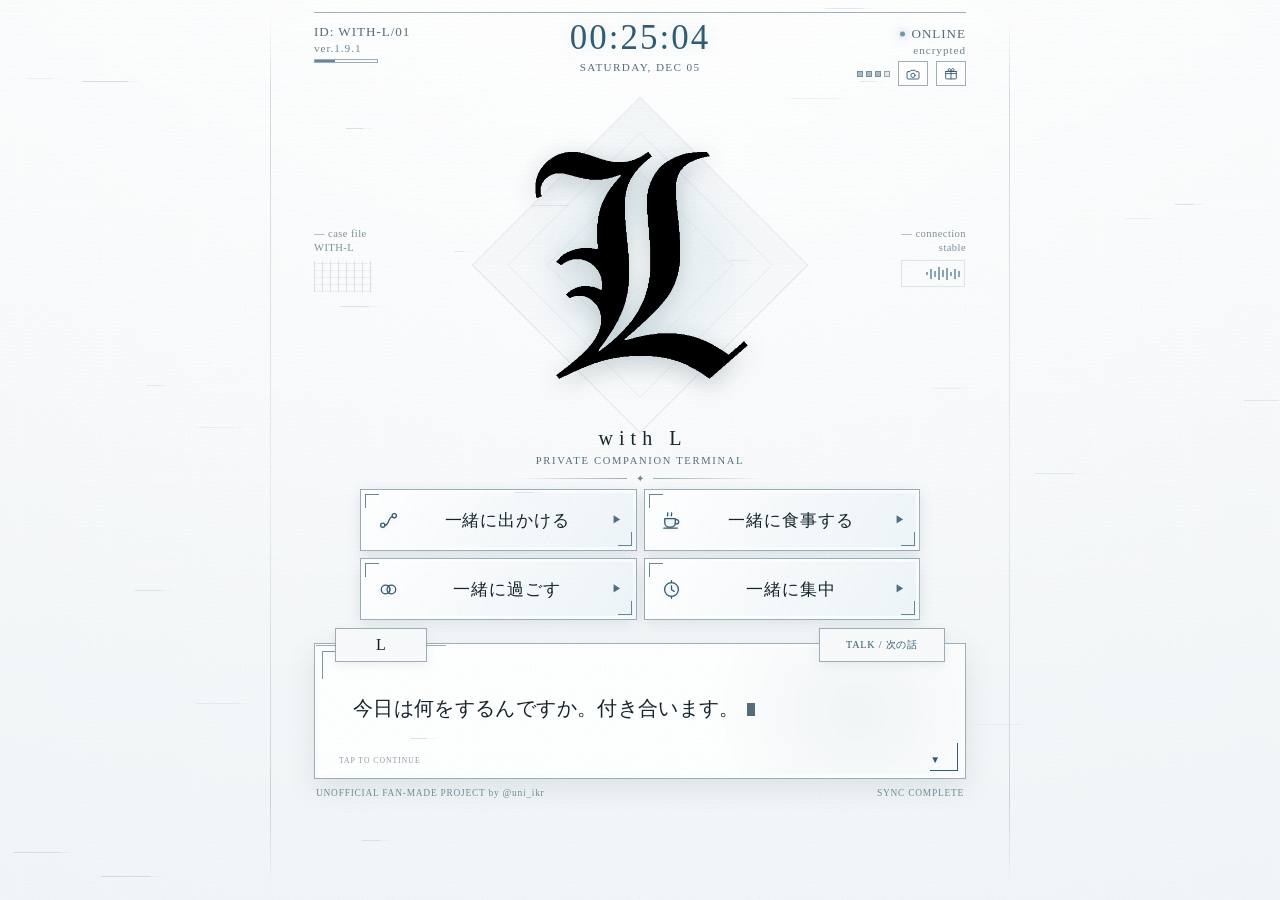
<file: index.html>
<!DOCTYPE html>
<html lang="ja">
<head>

<!-- Google tag (gtag.js) -->
<script async src="https://www.googletagmanager.com/gtag/js?id=G-RCQJ80N404"></script>
<script>
  window.dataLayer = window.dataLayer || [];
  function gtag(){dataLayer.push(arguments);}
  gtag('js', new Date());

  gtag('config', 'G-RCQJ80N404');
</script>
  
  <meta charset="UTF-8">
  <meta name="viewport" content="width=device-width, initial-scale=1, viewport-fit=cover">
  <meta name="theme-color" content="#f5f7f8">

  <title>with L</title>
  <meta
    name="description"
    content="Lと一緒に出かけ、食事し、集中し、静かな時間を過ごすための非公式ファンメイドWebアプリです。"
  >

  <link rel="apple-touch-icon" href="./apple-touch-icon.png">
  <link rel="icon" type="image/png" href="./apple-touch-icon.png">
  <link rel="stylesheet" href="./style.css">
</head>

<body>
  <div class="screen-noise" aria-hidden="true"></div>
  <div class="scan-line" aria-hidden="true"></div>
  <div class="glitch-particles" id="glitchParticles" aria-hidden="true"></div>

  <main class="app-shell">
    <header class="top-hud" aria-label="端末情報">
      <div class="hud-block hud-left">
        <p class="hud-main">ID: WITH-L/01</p>
        <p class="hud-sub">ver.1.9.1</p>
        <div class="mini-meter" aria-hidden="true"><span></span></div>
      </div>

      <div class="clock-block">
        <time id="clock" class="clock">--:--:--</time>
        <p id="date" class="date">----</p>
      </div>

      <div class="hud-block hud-right">
        <p class="hud-main status-online">ONLINE</p>
        <p class="hud-sub">encrypted</p>
        <div class="hud-tools">
          <div class="signal-bars" aria-hidden="true">
            <span></span><span></span><span></span><span></span>
          </div>

          <button
            id="photoModeButton"
            class="photo-launch-button"
            type="button"
            aria-label="撮影用画面を開く"
            title="PHOTO MODE"
          >
            <svg viewBox="0 0 24 24" aria-hidden="true">
              <path d="M4.5 8.5h3l1.4-2h6.2l1.4 2h3a1.5 1.5 0 0 1 1.5 1.5v8a1.5 1.5 0 0 1-1.5 1.5h-15A1.5 1.5 0 0 1 3 18v-8a1.5 1.5 0 0 1 1.5-1.5Z"></path>
              <circle cx="12" cy="14" r="3.2"></circle>
            </svg>
          </button>

          <button
            id="sweetModeButton"
            class="photo-launch-button sweet-launch-button"
            type="button"
            aria-label="差し入れ画面を開く"
            title="SWEET LINK"
          >
            <svg viewBox="0 0 24 24" aria-hidden="true">
              <rect x="4" y="8.2" width="16" height="11.2" rx="1.2"></rect>
              <path d="M3.5 8.2h17M12 8.2v11.2M4 11.4h16"></path>
              <path d="M12 8.1c-2.8 0-4.5-1-4.5-2.5 0-1 .8-1.7 1.9-1.7 1.5 0 2.6 1.4 2.6 4.2Z"></path>
              <path d="M12 8.1c2.8 0 4.5-1 4.5-2.5 0-1-.8-1.7-1.9-1.7-1.5 0-2.6 1.4-2.6 4.2Z"></path>
            </svg>
          </button>
        </div>
      </div>
    </header>

    <section class="hero" aria-labelledby="appTitle">
      <div class="side-data left-data" aria-hidden="true">
        <p>case file</p>
        <strong>WITH-L</strong>
        <div class="data-grid"></div>
      </div>

      <div class="logo-stage">
        <div class="logo-diamond" aria-hidden="true"></div>
        <div class="logo-glow" aria-hidden="true"></div>

        <img
          id="lLogo"
          class="l-logo"
          src="./l-logo.png"
          alt="Lのロゴ"
          draggable="false"
        >

        <div class="logo-slice slice-one" aria-hidden="true"></div>
        <div class="logo-slice slice-two" aria-hidden="true"></div>
      </div>

      <div class="side-data right-data" aria-hidden="true">
        <p>connection</p>
        <strong>stable</strong>
        <div class="waveform">
          <i></i><i></i><i></i><i></i><i></i>
          <i></i><i></i><i></i><i></i>
        </div>
      </div>

      <h1 id="appTitle">with L</h1>
      <p class="tagline">PRIVATE COMPANION TERMINAL</p>

      <div class="ornament" aria-hidden="true">
        <span></span><b>✦</b><span></span>
      </div>
    </section>

    <section id="menuPanel" class="menu-panel" aria-label="過ごし方を選ぶ">
      <button class="mode-button" type="button" data-mode="outing">
        <span class="mode-icon" aria-hidden="true">
          <svg viewBox="0 0 24 24">
            <circle cx="6" cy="17" r="2.2"></circle>
            <path d="M8.2 17c4.8 0 3.2-9 8.2-9"></path>
            <circle cx="18" cy="7" r="2.2"></circle>
          </svg>
        </span>
        <span class="mode-label">一緒に出かける</span>
        <span class="mode-arrow" aria-hidden="true">▶</span>
      </button>

      <button class="mode-button" type="button" data-mode="meal">
        <span class="mode-icon" aria-hidden="true">
          <svg viewBox="0 0 24 24">
            <path d="M5 10h11v4.2A4.8 4.8 0 0 1 11.2 19H9.8A4.8 4.8 0 0 1 5 14.2Z"></path>
            <path d="M16 11h1.2a2.3 2.3 0 0 1 0 4.6H16"></path>
            <path d="M8 7c-1-1.1 1-1.8 0-3"></path>
            <path d="M12 7c-1-1.1 1-1.8 0-3"></path>
            <path d="M4 20h14"></path>
          </svg>
        </span>
        <span class="mode-label">一緒に食事する</span>
        <span class="mode-arrow" aria-hidden="true">▶</span>
      </button>

      <button class="mode-button" type="button" data-mode="together">
        <span class="mode-icon" aria-hidden="true">
          <svg viewBox="0 0 24 24">
            <circle cx="9" cy="12" r="4.5"></circle>
            <circle cx="15" cy="12" r="4.5"></circle>
            <path d="M11.5 8.3a4.5 4.5 0 0 1 0 7.4"></path>
          </svg>
        </span>
        <span class="mode-label">一緒に過ごす</span>
        <span class="mode-arrow" aria-hidden="true">▶</span>
      </button>

      <button class="mode-button" type="button" data-mode="focus">
        <span class="mode-icon" aria-hidden="true">
          <svg viewBox="0 0 24 24">
            <circle cx="12" cy="12" r="7.2"></circle>
            <path d="M12 8.2v4.1l2.8 1.7"></path>
            <path d="M12 2.8v2M12 19.2v2"></path>
          </svg>
        </span>
        <span class="mode-label">一緒に集中</span>
        <span class="mode-arrow" aria-hidden="true">▶</span>
      </button>
    </section>

    <section id="modePanel" class="mode-panel" aria-live="polite" hidden>
      <div class="mode-heading">
        <button
          id="backButton"
          class="back-button"
          type="button"
          aria-label="最初の画面へ戻る"
        >←</button>

        <div>
          <p id="modeCode" class="mode-code">SESSION</p>
          <h2 id="modeTitle">一緒に過ごす</h2>
        </div>

        <div class="elapsed-wrap">
          <span>ELAPSED</span>
          <time id="elapsedTime">00:00</time>
        </div>
      </div>

      <div id="actionButtons" class="action-grid"></div>

      <section id="focusScreen" class="focus-screen" aria-label="集中タイマー" hidden>
        <div class="focus-type-switch" role="group" aria-label="タイマーの種類">
          <button
            class="focus-type-button is-active"
            type="button"
            data-focus-timer-mode="pomodoro"
            aria-pressed="true"
          >POMODORO</button>
          <button
            class="focus-type-button"
            type="button"
            data-focus-timer-mode="custom"
            aria-pressed="false"
          >CUSTOM</button>
        </div>

        <div id="focusCustomSetup" class="focus-custom-setup" hidden>
          <label>
            <span>MIN</span>
            <input
              id="focusCustomMinutes"
              type="number"
              inputmode="numeric"
              min="0"
              max="180"
              value="45"
              aria-label="カスタムタイマーの分"
            >
          </label>
          <b aria-hidden="true">:</b>
          <label>
            <span>SEC</span>
            <input
              id="focusCustomSeconds"
              type="number"
              inputmode="numeric"
              min="0"
              max="59"
              value="00"
              aria-label="カスタムタイマーの秒"
            >
          </label>
        </div>

        <div class="focus-status">
          <span id="focusPhaseLabel">FOCUS SESSION</span>
          <span id="focusCycleLabel">CYCLE 1 / 4</span>
        </div>

        <div class="focus-cycle-dots" aria-hidden="true">
          <i></i><i></i><i></i><i></i>
        </div>

        <div class="focus-time-block">
          <time id="focusTime" datetime="PT25M">25:00</time>
          <span id="focusIntervalLabel">WORK INTERVAL</span>
        </div>

        <div class="focus-progress" aria-hidden="true">
          <span id="focusProgressBar"></span>
        </div>

        <div class="focus-controls">
          <button id="focusStartButton" class="focus-control focus-control-primary" type="button">
            START
          </button>
          <button id="focusResetButton" class="focus-control" type="button">
            RESET
          </button>
        </div>

        <p id="focusNote" class="focus-note">25 MIN FOCUS / 5 MIN BREAK</p>
      </section>
    </section>

    <section id="dialogueWindow" class="dialogue-window" aria-live="polite">
      <div class="speaker-tab">L</div>

      <button
        id="talkButton"
        class="talk-button"
        type="button"
        aria-label="Lの次の話を聞く"
      >
        TALK / 次の話
      </button>

      <button
        id="dialogueButton"
        class="dialogue-content"
        type="button"
        aria-label="メッセージを進める"
      >
        <span id="messageText" class="message-text"></span>
        <span id="typingCursor" class="typing-cursor" aria-hidden="true"></span>
        <span class="tap-hint" aria-hidden="true">TAP TO CONTINUE</span>
        <span class="next-indicator" aria-hidden="true">▼</span>
      </button>
    </section>

    <footer class="footer-note">
      <span>UNOFFICIAL FAN-MADE PROJECT by @uni_ikr</span>
      <span id="syncText">SYNC COMPLETE</span>
    </footer>
  </main>


  <section
    id="sweetScreen"
    class="sweet-screen"
    role="dialog"
    aria-modal="true"
    aria-label="Lへ差し入れを渡す画面"
    hidden
  >
    <div class="sweet-grain" aria-hidden="true"></div>

    <header class="sweet-topbar">
      <button
        id="sweetCloseButton"
        class="sweet-close-button"
        type="button"
        aria-label="差し入れ画面を閉じる"
      >
        <svg viewBox="0 0 24 24" aria-hidden="true">
          <path d="M6 6l12 12M18 6 6 18"></path>
        </svg>
      </button>

      <div class="sweet-session-meta">
        <p>SWEET LINK</p>
        <span id="sweetStatus">WAITING FOR ITEM</span>
      </div>

      <span class="sweet-access-code" aria-hidden="true">WITH-L / 01</span>
    </header>

    <div class="sweet-stage">
      <p class="sweet-record-code">SWEET TRANSFER / NO RECORD</p>

      <div class="sweet-visual" aria-hidden="true">
        <div class="sweet-logo-halo"></div>

        <svg
          class="sweet-heart-frame"
          viewBox="0 0 260 235"
          preserveAspectRatio="xMidYMid meet"
        >
          <path
            class="sweet-heart-line sweet-heart-line-outer"
            d="M130 218C108 195 39 148 22 96 8 53 39 18 79 18c24 0 42 13 51 34 9-21 27-34 51-34 40 0 71 35 57 78-17 52-86 99-108 122Z"
          ></path>
          <path
            class="sweet-heart-line sweet-heart-line-inner"
            d="M130 202C110 181 53 141 39 96 28 62 52 34 82 34c22 0 38 13 48 34 10-21 26-34 48-34 30 0 54 28 43 62-14 45-71 85-91 106Z"
          ></path>
        </svg>

        <svg
          class="sweet-vital"
          viewBox="0 0 440 90"
          preserveAspectRatio="none"
        >
          <path
            class="sweet-vital-base"
            d="M0 45H116l15-1 12-24 14 50 14-26h66l12-1 10-15 12 31 13-15H440"
          ></path>
          <path
            class="sweet-vital-pulse"
            d="M0 45H116l15-1 12-24 14 50 14-26h66l12-1 10-15 12 31 13-15H440"
          ></path>
        </svg>

        <img
          class="sweet-logo"
          src="./l-logo.png"
          alt=""
          draggable="false"
        >
      </div>

      <div class="sweet-copy" aria-live="polite">
        <p id="sweetItemLabel" class="sweet-item-label">SELECT A SWEET</p>
        <p id="sweetMessage" class="sweet-message">
          差し入れですか。ありがとうございます。
        </p>
      </div>

      <div id="sweetSelection" class="sweet-choice-grid">
        <button type="button" data-sweet-item="cake">
          <span>SHORTCAKE</span>
          <small>ショートケーキ</small>
        </button>
        <button type="button" data-sweet-item="chocolate">
          <span>CHOCOLATE</span>
          <small>チョコレート</small>
        </button>
        <button type="button" data-sweet-item="wagashi">
          <span>WAGASHI</span>
          <small>和菓子</small>
        </button>
        <button type="button" data-sweet-item="choose">
          <span>SELECT BY L</span>
          <small>Lに選ばせる</small>
        </button>
      </div>

      <div id="sweetAfterActions" class="sweet-action-grid" hidden>
        <button type="button" data-sweet-action="watch">
          食べるところを見る
        </button>
        <button type="button" data-sweet-action="share">
          一口もらう
        </button>
        <button type="button" data-sweet-action="again">
          もう一つ渡す
        </button>
        <button type="button" data-sweet-action="finish">
          おしまい
        </button>
      </div>
    </div>

    <footer class="sweet-footer" aria-hidden="true">
      <span>ITEM: SWEET</span>
      <span>RECIPIENT: L</span>
    </footer>
  </section>


  <section
    id="photoScreen"
    class="photo-screen"
    role="dialog"
    aria-modal="true"
    aria-label="撮影用画面"
    hidden
  >
    <div class="photo-grain" aria-hidden="true"></div>

    <header class="photo-topbar photo-ui">
      <button
        id="photoCloseButton"
        class="photo-icon-button"
        type="button"
        aria-label="撮影用画面を閉じる"
      >
        <svg viewBox="0 0 24 24" aria-hidden="true">
          <path d="M6 6l12 12M18 6 6 18"></path>
        </svg>
      </button>

      <div class="photo-session-meta">
        <p>PHOTO SESSION</p>
      </div>

      <button
        id="photoThemeButton"
        class="photo-theme-button"
        type="button"
        aria-pressed="false"
      >
        <span id="photoThemeLabel">DARK</span>
      </button>
    </header>

    <div id="photoStage" class="photo-stage">
      <span class="photo-corner photo-corner-tl" aria-hidden="true"></span>
      <span class="photo-corner photo-corner-tr" aria-hidden="true"></span>
      <span class="photo-corner photo-corner-bl" aria-hidden="true"></span>
      <span class="photo-corner photo-corner-br" aria-hidden="true"></span>

      <p class="photo-record-code">WITH-L / VISUAL RECORD</p>

      <div id="photoDateStamp" class="photo-date-stamp" hidden>
        <time id="photoStampDate" class="photo-stamp-date">----</time>
        <time id="photoStampTime" class="photo-stamp-time">--:--:--</time>
      </div>

      <div class="photo-logo-stage">
        <div class="photo-logo-halo" aria-hidden="true"></div>
        <div class="photo-logo-diamond" aria-hidden="true"></div>

        <img
          class="photo-logo"
          src="./l-logo.png"
          alt="Lのロゴ"
          draggable="false"
        >
      </div>

      <h2 class="photo-title">with L</h2>
      <p class="photo-subtitle">PRIVATE COMPANION TERMINAL</p>

      <p id="photoMessage" class="photo-message" hidden></p>

      <div class="photo-record-footer" aria-hidden="true">
        <span>SUBJECT: L</span>
        <span>CONNECTION: STABLE</span>
      </div>
    </div>

    <div id="photoControls" class="photo-controls photo-ui">
      <div class="photo-view-switch" aria-label="撮影表示を切り替える">
        <button
          class="photo-view-button is-active"
          type="button"
          data-photo-view="logo"
          aria-pressed="true"
        >
          LOGO
        </button>

        <button
          class="photo-view-button"
          type="button"
          data-photo-view="message"
          aria-pressed="false"
        >
          MESSAGE
        </button>

        <button
          id="photoDateToggleButton"
          class="photo-view-button"
          type="button"
          aria-pressed="false"
          aria-label="撮影画面の日時表示を切り替える"
        >
          DATE
        </button>
      </div>

      <p>画面をタップすると操作表示を切り替えます</p>
    </div>
  </section>

  <script src="./script.js"></script>
</body>
</html>
</file>
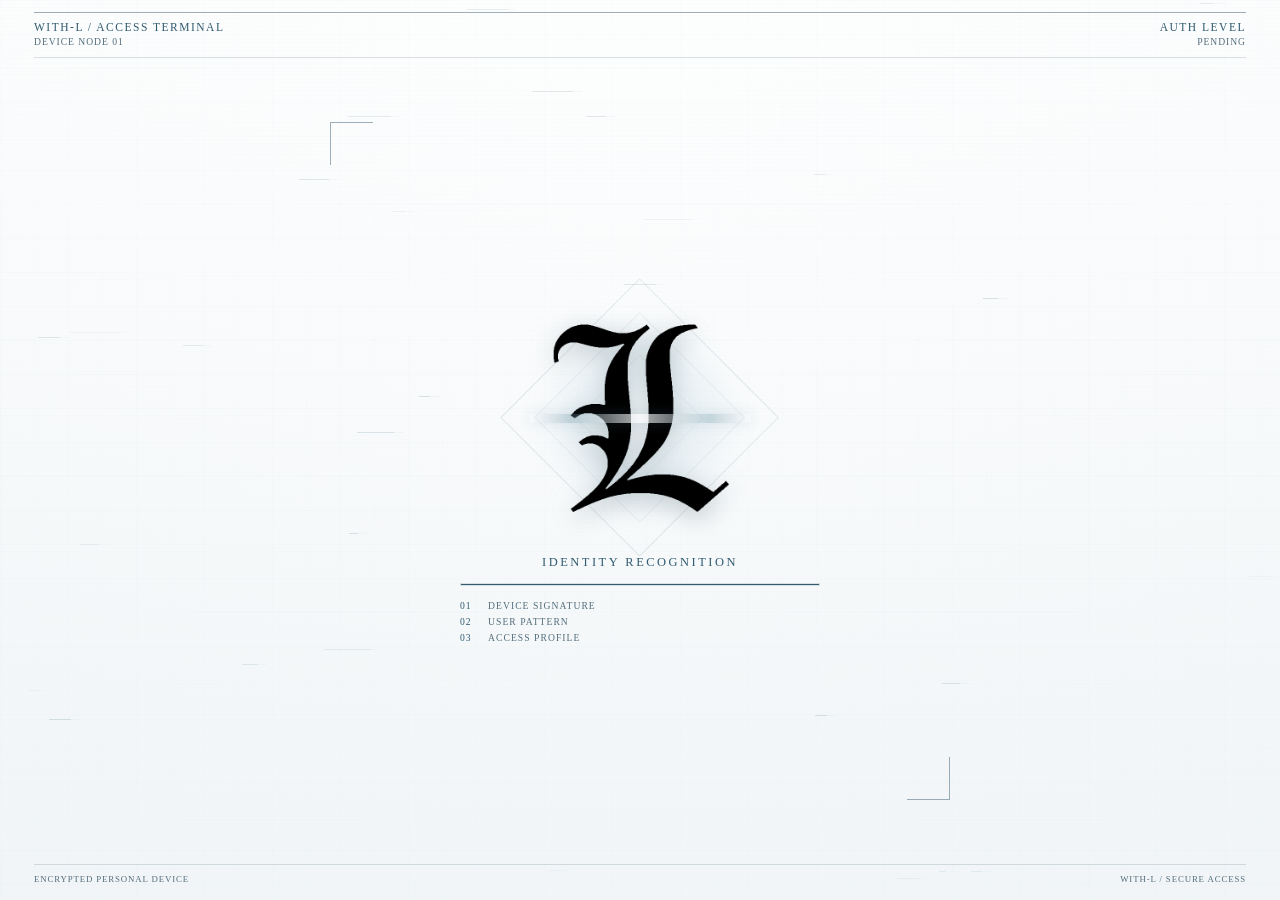
<file: plus/index.html>
<!DOCTYPE html>
<html lang="ja">
<head>

<!-- Google tag (gtag.js) -->
<script async src="https://www.googletagmanager.com/gtag/js?id=G-RCQJ80N404"></script>
<script>
  window.dataLayer = window.dataLayer || [];
  function gtag(){dataLayer.push(arguments);}
  gtag('js', new Date());

  gtag('config', 'G-RCQJ80N404');
</script>
  
  <meta charset="UTF-8">
  <meta name="viewport" content="width=device-width, initial-scale=1, viewport-fit=cover">
  <meta name="theme-color" content="#f5f7f8">
  <meta name="apple-mobile-web-app-capable" content="yes">
  <meta name="apple-mobile-web-app-title" content="with L+">

  <title>with L+</title>
  <meta
    name="description"
    content="Lと少し近い時間を過ごすための、with L派生版Webアプリです。"
  >

  <link rel="apple-touch-icon" href="../apple-touch-icon.png">
  <link rel="icon" type="image/png" href="../apple-touch-icon.png">
  <link rel="stylesheet" href="./style.css?v=20260807-bath-final5">
</head>

<body class="private-edition auth-locked">

  <section id="authOverlay" class="auth-overlay" role="dialog" aria-modal="true" aria-label="with L plus アクセス認証">
    <div class="auth-grid" aria-hidden="true"></div>
    <div class="auth-scan-beam" aria-hidden="true"></div>
    <div class="auth-fragments" id="authFragments" aria-hidden="true"></div>

    <header class="auth-hud" aria-hidden="true">
      <div><p>WITH-L / ACCESS TERMINAL</p><span>DEVICE NODE 01</span></div>
      <div><p>AUTH LEVEL</p><span id="authLevelLabel">PENDING</span></div>
    </header>

    <div id="authPanel" class="auth-panel">
      <div class="auth-logo-stage">
        <div class="auth-logo-diamond" aria-hidden="true"></div>
        <div class="auth-logo-halo" aria-hidden="true"></div>
        <img class="auth-logo" src="../l-logo.png" alt="Lのロゴ" draggable="false">
        <span class="auth-logo-reader" aria-hidden="true"></span>
      </div>
      <p id="authCode" class="auth-code">IDENTITY RECOGNITION</p>
      <div id="authProgress" class="auth-progress" aria-hidden="true"><span></span></div>
      <div id="authBootLog" class="auth-boot-log" aria-hidden="true">
        <p><span>01</span> DEVICE SIGNATURE</p>
        <p><span>02</span> USER PATTERN</p>
        <p><span>03</span> ACCESS PROFILE</p>
      </div>

      <form id="authAccessForm" class="auth-step auth-access-step" hidden novalidate>
        <p class="auth-access-kicker">LIMITED ACCESS</p>
        <label for="authAccessCode" class="auth-message">
          この端末は限定公開されています。<br>
          アクセスコードを入力してください。
        </label>
        <p class="auth-input-note">A–Z / CASE SENSITIVE</p>
        <div class="auth-access-field">
          <span class="auth-access-prefix" aria-hidden="true">&gt;</span>
          <input
            id="authAccessCode"
            class="auth-passcode auth-access-input"
            type="password"
            autocomplete="off"
            autocapitalize="characters"
            spellcheck="false"
            maxlength="32"
            placeholder="ACCESS CODE"
            aria-label="限定アクセスコード"
          >
          <button
            id="authAccessReveal"
            class="auth-access-reveal"
            type="button"
            aria-label="アクセスコードを表示"
            aria-pressed="false"
          >VIEW</button>
        </div>
        <button class="auth-button auth-button-wide" type="submit">AUTHORIZE</button>
        <p id="authAccessError" class="auth-error" role="alert"></p>
      </form>

      <div id="authIntro" class="auth-step" hidden>
        <p class="auth-message">
          貴女のことを確認させてもらいます。<br>
          嘘偽りなく答えてください。
        </p>
        <button id="authIntroContinue" class="auth-button auth-button-wide" type="button">
          CONTINUE
        </button>
      </div>

      <form id="authAgeForm" class="auth-step" hidden novalidate>
        <label for="authAge" class="auth-message">今、何歳ですか？</label>
        <p class="auth-input-note">ENTER YOUR AGE</p>
        <div class="auth-age-field">
          <input
            id="authAge"
            class="auth-passcode auth-age-input"
            type="text"
            inputmode="numeric"
            autocomplete="off"
            maxlength="3"
            pattern="[0-9]{1,3}"
            placeholder="--"
            aria-label="現在の年齢"
          >
          <span>AGE</span>
        </div>
        <button class="auth-button auth-button-wide" type="submit">SUBMIT</button>
        <p id="authAgeError" class="auth-error" role="alert"></p>
      </form>

      <div id="authQuestion" class="auth-step" hidden>
        <p class="auth-message">
          18歳以上ですか？
        </p>
        <div class="auth-choice-grid">
          <button class="auth-button" type="button" data-auth-age-confirm="yes">YES</button>
          <button class="auth-button auth-button-muted" type="button" data-auth-age-confirm="no">NO</button>
        </div>
      </div>

      <form id="authPasscodeForm" class="auth-step" hidden novalidate>
        <label for="authBirthYear" class="auth-message">最後にパスコードを入力してください。<br>……パスコードは貴女の生まれ年です。</label>
        <p class="auth-input-note">ENTER 4 DIGITS</p>
        <input id="authBirthYear" class="auth-passcode" type="text" inputmode="numeric" autocomplete="off" maxlength="4" pattern="[0-9]{4}" placeholder="••••" aria-label="生まれ年4桁">
        <button class="auth-button auth-button-wide" type="submit">VERIFY</button>
        <p id="authError" class="auth-error" role="alert"></p>
      </form>

      <div id="authResult" class="auth-step auth-result" hidden>
        <p id="authResultCode" class="auth-result-code"></p>
        <p id="authResultMessage" class="auth-message"></p>
      </div>
    </div>

    <footer class="auth-footer" aria-hidden="true">
      <span>ENCRYPTED PERSONAL DEVICE</span><span>WITH-L / SECURE ACCESS</span>
    </footer>
  </section>

  <div class="screen-noise" aria-hidden="true"></div>
  <div class="scan-line" aria-hidden="true"></div>
  <div class="glitch-particles" id="glitchParticles" aria-hidden="true"></div>

  <main class="app-shell">
    <header class="top-hud" aria-label="端末情報">
      <div class="hud-block hud-left">
        <p class="hud-main">ID: WITH-L/01</p>
        <p class="hud-sub">ver.1.9.1</p>
        <div class="mini-meter" aria-hidden="true"><span></span></div>
      </div>

      <div class="clock-block">
        <time id="clock" class="clock">--:--:--</time>
        <p id="date" class="date">----</p>
      </div>

      <div class="hud-block hud-right">
        <p class="hud-main status-online">ONLINE</p>
        <p class="hud-sub">encrypted</p>
        <div class="hud-tools">
          <div class="signal-bars" aria-hidden="true">
            <span></span><span></span><span></span><span></span>
          </div>
        </div>
      </div>
    </header>

    <section class="hero" aria-labelledby="appTitle">
      <div class="side-data left-data" aria-hidden="true">
        <p>case file</p>
        <strong>WITH-L</strong>
        <div class="data-grid"></div>
      </div>

      <div class="logo-stage">
        <div class="logo-diamond" aria-hidden="true"></div>
        <div class="logo-glow" aria-hidden="true"></div>
        <div id="trainingLogoTimer" class="training-logo-timer" aria-hidden="true">
          <div class="training-logo-ring training-logo-ring-outer">
            <svg viewBox="0 0 120 120" preserveAspectRatio="xMidYMid meet">
              <circle class="training-logo-ring-track" cx="60" cy="60" r="53"></circle>
              <circle id="trainingLogoOuterProgress" class="training-logo-ring-progress" cx="60" cy="60" r="53"></circle>
            </svg>
          </div>
          <div class="training-logo-ring training-logo-ring-inner">
            <svg viewBox="0 0 120 120" preserveAspectRatio="xMidYMid meet">
              <circle class="training-logo-ring-track" cx="60" cy="60" r="44"></circle>
              <circle id="trainingLogoInnerProgress" class="training-logo-ring-progress" cx="60" cy="60" r="44"></circle>
            </svg>
          </div>
        </div>
        <div class="sleep-guide-rings" aria-hidden="true">
          <span class="sleep-guide-ring sleep-guide-ring-inner"></span>
          <span class="sleep-guide-ring sleep-guide-ring-outer"></span>
        </div>

        <div class="private-heartbeat" aria-hidden="true">
          <svg viewBox="0 0 420 90" preserveAspectRatio="none">
            <path
              class="heartbeat-base"
              d="M0 45 H115 L132 45 L143 20 L155 70 L168 45 H225 L238 45 L248 30 L258 58 L270 45 H420"
            ></path>
            <path
              class="heartbeat-pulse"
              d="M0 45 H115 L132 45 L143 20 L155 70 L168 45 H225 L238 45 L248 30 L258 58 L270 45 H420"
            ></path>
          </svg>
        </div>

        <img
          id="lLogo"
          class="l-logo"
          src="../l-logo.png"
          alt="Lのロゴ"
          draggable="false"
        >

        <div class="logo-slice slice-one" aria-hidden="true"></div>
        <div class="logo-slice slice-two" aria-hidden="true"></div>
      </div>

      <div class="side-data right-data" aria-hidden="true">
        <p>connection</p>
        <strong>stable</strong>
        <div class="waveform">
          <i></i><i></i><i></i><i></i><i></i>
          <i></i><i></i><i></i><i></i>
        </div>
      </div>

      <h1 id="appTitle" class="app-title">
        <span id="appTitleMain" class="app-title-main">with L</span>
        <span id="appTitleAccess" class="app-title-access" hidden>AGE VERIFIED</span>
      </h1>
      <p class="tagline">PRIVATE COMPANION TERMINAL</p>

      <div class="ornament" aria-hidden="true">
        <span></span><b>✦</b><span></span>
      </div>
    </section>

    <section id="menuPanel" class="menu-panel plus-menu-panel" aria-label="過ごし方を選ぶ">
      <button id="plusButton1" class="mode-button plus-mode-button plus-tone-private" type="button" data-mode="locked">
        <span id="plusIcon1" class="mode-icon" aria-hidden="true">
          <svg viewBox="0 0 24 24">
            <circle cx="6" cy="17" r="2.2"></circle>
            <path d="M8.2 17c4.8 0 3.2-9 8.2-9"></path>
            <circle cx="18" cy="7" r="2.2"></circle>
          </svg>
        </span>
        <span id="plusLabel1" class="mode-label">一緒に出かける</span>
        <span class="mode-arrow" aria-hidden="true">▶</span>
      </button>

      <button id="plusButton2" class="mode-button plus-mode-button plus-tone-bath" type="button" data-mode="locked">
        <span id="plusIcon2" class="mode-icon" aria-hidden="true">
          <svg viewBox="0 0 24 24">
            <path d="M5 10h11v4.2A4.8 4.8 0 0 1 11.2 19H9.8A4.8 4.8 0 0 1 5 14.2Z"></path>
            <path d="M16 11h1.2a2.3 2.3 0 0 1 0 4.6H16"></path>
            <path d="M8 7c-1-1.1 1-1.8 0-3"></path>
            <path d="M12 7c-1-1.1 1-1.8 0-3"></path>
            <path d="M4 20h14"></path>
          </svg>
        </span>
        <span id="plusLabel2" class="mode-label">一緒に食事する</span>
        <span class="mode-arrow" aria-hidden="true">▶</span>
      </button>

      <button id="plusButton3" class="mode-button plus-mode-button plus-tone-training" type="button" data-mode="locked">
        <span id="plusIcon3" class="mode-icon" aria-hidden="true">
          <svg viewBox="0 0 24 24">
            <circle cx="9" cy="12" r="4.5"></circle>
            <circle cx="15" cy="12" r="4.5"></circle>
            <path d="M11.5 8.3a4.5 4.5 0 0 1 0 7.4"></path>
          </svg>
        </span>
        <span id="plusLabel3" class="mode-label">一緒に過ごす</span>
        <span class="mode-arrow" aria-hidden="true">▶</span>
      </button>

      <button id="plusButton4" class="mode-button plus-mode-button plus-tone-sleep" type="button" data-mode="locked">
        <span id="plusIcon4" class="mode-icon" aria-hidden="true">
          <svg viewBox="0 0 24 24">
            <circle cx="12" cy="12" r="7.2"></circle>
            <path d="M12 8.2v4.1l2.8 1.7"></path>
            <path d="M12 2.8v2M12 19.2v2"></path>
          </svg>
        </span>
        <span id="plusLabel4" class="mode-label">一緒に集中</span>
        <span class="mode-arrow" aria-hidden="true">▶</span>
      </button>
    </section>

    <section id="modePanel" class="mode-panel" aria-live="polite" hidden>
      <div class="mode-heading">
        <button
          id="backButton"
          class="back-button"
          type="button"
          aria-label="最初の画面へ戻る"
        >←</button>

        <div>
          <p id="modeCode" class="mode-code">SESSION</p>
          <h2 id="modeTitle">一緒に過ごす</h2>
        </div>

        <div class="mode-heading-tools">
          <button
            id="trainingThemeButton"
            class="training-theme-button"
            type="button"
            aria-pressed="false"
            aria-label="ダークモードに切り替える"
            title="DARK MODE"
            hidden
          >
            <span id="trainingThemeLabel">D</span>
          </button>

          <div class="elapsed-wrap">
            <span>ELAPSED</span>
            <time id="elapsedTime">00:00</time>
          </div>
        </div>
      </div>

      <div id="actionButtons" class="action-grid"></div>

      <section id="bathScreen" class="bath-screen" aria-label="一緒にお風呂" hidden>
        <div class="bath-status">
          <span id="bathStatusLabel">BATH SESSION</span>
          <span id="bathStateLabel">READY</span>
        </div>

        <div class="bath-time-block">
          <time id="bathTime" datetime="PT0S">00:00</time>
          <span id="bathTimeCaption">ELAPSED BATH TIME</span>
        </div>

        <div class="action-grid bath-action-grid">
          <button id="bathSoakButton" class="action-button" type="button">
            <span id="bathSoakButtonLabel">湯船に浸かる</span>
          </button>

          <button id="bathHairButton" class="action-button" type="button">
            髪を乾かす
          </button>

          <button id="bathHydrationButton" class="action-button" type="button">
            水分補給
          </button>

          <button id="bathSkincareButton" class="action-button" type="button">
            スキンケア
          </button>

          <button id="bathFinishButton" class="action-button is-wide" type="button">
            おしまい
          </button>
        </div>

        <p class="training-safety-note">
          のぼせないよう、水分を取りながら使用してください。
        </p>
      </section>


      <section
        id="trainingScreen"
        class="training-inline"
        aria-label="一緒に運動"
        hidden
      >

        <section id="trainingSetupView" class="training-view training-setup-view" hidden>
          <div class="training-section-heading">
            <div>
              <p>SESSION CONFIGURATION</p>
              <h3 id="trainingSetupTitle">スクワット</h3>
            </div>
            <button
              id="trainingSetupBackButton"
              class="training-mini-button"
              type="button"
            >CHOICES</button>
          </div>

          <p id="trainingSetupSummary" class="training-setup-summary"></p>

          <div id="trainingSetupFields" class="training-config-card">
            <label class="training-field training-field-wide">
              <span>EXERCISE / 種目</span>
              <input id="trainingSetupName" type="text" maxlength="28">
            </label>

            <label class="training-field">
              <span>TYPE / 計測</span>
              <select id="trainingSetupType">
                <option value="reps">回数</option>
                <option value="timer">タイマー</option>
              </select>
            </label>

            <label class="training-field">
              <span>TARGET / 目標</span>
              <input
                id="trainingSetupTarget"
                type="number"
                min="1"
                max="999"
                inputmode="numeric"
              >
            </label>

            <label class="training-field">
              <span>SETS / セット</span>
              <input
                id="trainingSetupSets"
                type="number"
                min="1"
                max="10"
                inputmode="numeric"
              >
            </label>

            <label class="training-field">
              <span>REST / 休憩秒</span>
              <input
                id="trainingSetupRest"
                type="number"
                min="0"
                max="300"
                inputmode="numeric"
              >
            </label>
          </div>

          <button
            id="trainingStartButton"
            class="training-primary-button"
            type="button"
          >START / トレーニング開始</button>

          <p class="training-safety-note">
            体調に異変を感じた場合は、無理をせず中止してください。
          </p>
        </section>

        <section id="trainingEditorView" class="training-view training-editor-view" hidden>
          <div class="training-section-heading">
            <div>
              <p>PROGRAM CONFIGURATION</p>
              <h3>PROGRAM ARCHIVE</h3>
            </div>
            <span id="trainingMenuCount">3 ITEMS</span>
          </div>

          <div id="trainingMenuList" class="training-menu-list"></div>

          <button
            id="trainingAddItemButton"
            class="training-sub-button training-add-button"
            type="button"
          >＋ ADD ITEM</button>

          <button
            id="trainingEditorDoneButton"
            class="training-primary-button"
            type="button"
          >CLOSE</button>
        </section>

        <section id="trainingWorkoutView" class="training-view training-workout-view" hidden>
          <div class="training-workout-meta">
            <span id="trainingStepLabel">MENU 1 / 1</span>
            <span id="trainingSetLabel">SET 1 / 3</span>
          </div>

          <h3 id="trainingExerciseName" class="training-exercise-name">スクワット</h3>

          <button
            id="trainingTapButton"
            class="training-tap-button"
            type="button"
            aria-label="回数を1回追加"
          >
            <div id="trainingVital" class="training-vital" aria-hidden="true">
              <svg viewBox="0 0 480 92" preserveAspectRatio="none">
                <path class="training-vital-base" d="M0 46H112l17-1 13-28 17 59 16-31 19 1h61l14-1 11-18 14 36 16-18h170"></path>
                <path class="training-vital-pulse" d="M0 46H112l17-1 13-28 17 59 16-31 19 1h61l14-1 11-18 14 36 16-18h170"></path>
              </svg>
            </div>

            <span id="trainingTapLabel" class="training-tap-label">TAP</span>

            <span class="training-tap-value">
              <strong id="trainingValue">0</strong>
              <span id="trainingUnit">REP</span>
            </span>

            <small id="trainingTargetText" class="training-target">
              <span class="training-target-label">TARGET</span>
              <span id="trainingTargetValue" class="training-target-value">15</span>
            </small>
          </button>

          <div class="training-control-row">
            <button id="trainingPauseButton" class="training-control-button" type="button">
              PAUSE
            </button>
            <button id="trainingEndButton" class="training-control-button is-danger" type="button">
              END
            </button>
          </div>
        </section>

        <section id="trainingRestView" class="training-view training-rest-view" hidden>
          <p class="training-rest-code">RECOVERY SEQUENCE</p>
          <h3>REST</h3>
          <strong id="trainingRestTime">00:30</strong>
          <p id="trainingNextLabel">NEXT / スクワット SET 2</p>

          <button id="trainingSkipRestButton" class="training-sub-button" type="button">
            SKIP REST
          </button>

          <div class="training-control-row">
            <button id="trainingRestPauseButton" class="training-control-button" type="button">
              PAUSE
            </button>
            <button id="trainingRestEndButton" class="training-control-button is-danger" type="button">
              END
            </button>
          </div>
        </section>

      </section>
    </section>

    <section id="dialogueWindow" class="dialogue-window" aria-live="polite">
      <div class="speaker-tab">L</div>

      <button
        id="talkButton"
        class="talk-button"
        type="button"
        aria-label="Lの次の話を聞く"
      >
        TALK / 次の話
      </button>

      <button
        id="dialogueButton"
        class="dialogue-content"
        type="button"
        aria-label="メッセージを進める"
      >
        <span id="messageText" class="message-text"></span>
        <span id="typingCursor" class="typing-cursor" aria-hidden="true"></span>
        <span class="tap-hint" aria-hidden="true">TAP TO CONTINUE</span>
        <span class="next-indicator" aria-hidden="true">▼</span>
      </button>
    </section>

    <footer class="footer-note">
      <span>with L+ / UNOFFICIAL FAN-MADE PROJECT</span>
      <span>made by @uni_ikr</span>
    </footer>
  </main>
<section
    id="sleepScreen"
    class="sleep-screen"
    role="dialog"
    aria-modal="true"
    aria-label="一緒に眠る画面"
    hidden
  >
    <div class="sleep-stars" aria-hidden="true"></div>

    <div class="sleep-status">
      <span class="sleep-status-label">SLEEP LINK ACTIVE</span>

      <div class="sleep-time-data">
        <div>
          <span>TIME</span>
          <time id="sleepClock">--:--</time>
        </div>

        <div>
          <span>SLEEP</span>
          <time id="sleepElapsed">00:00:00</time>
        </div>
      </div>
    </div>

    <div class="sleep-visual" aria-hidden="true">
      <div class="sleep-breath-ring ring-one"></div>
      <div class="sleep-breath-ring ring-two"></div>
      <img
        class="sleep-logo"
        src="../l-logo.png"
        alt=""
        draggable="false"
      >
    </div>

    <p id="sleepLine" class="sleep-line">
      おやすみなさい。眠るまで、私がそばにいます。
    </p>

    <div id="sleepControls" class="sleep-controls">
      <button id="wakeButton" class="wake-button" type="button">
        WAKE / 起きる
      </button>
      <p>画面をタップすると操作表示を切り替えます</p>
    </div>
  </section>

  <script src="./js/utils.js?v=20260807-bath-final5"></script>
  <script src="./data/dialogues.js?v=20260807-bath-final5"></script>
  <script src="./js/sleep.js?v=20260807-v2"></script>
  <script src="./js/private.js?v=20260807-v2"></script>
  <script src="./js/bath.js?v=20260807-bath-final5"></script>
  <script src="./js/home.js?v=20260807-v2"></script>
  <script src="./js/training.js?v=20260807-v2"></script>
  <script src="./js/main.js?v=20260807-bath-synced4"></script>
  <script src="./js/auth.js?v=20260807-bath-synced4"></script>
</body>
</html>
</file>
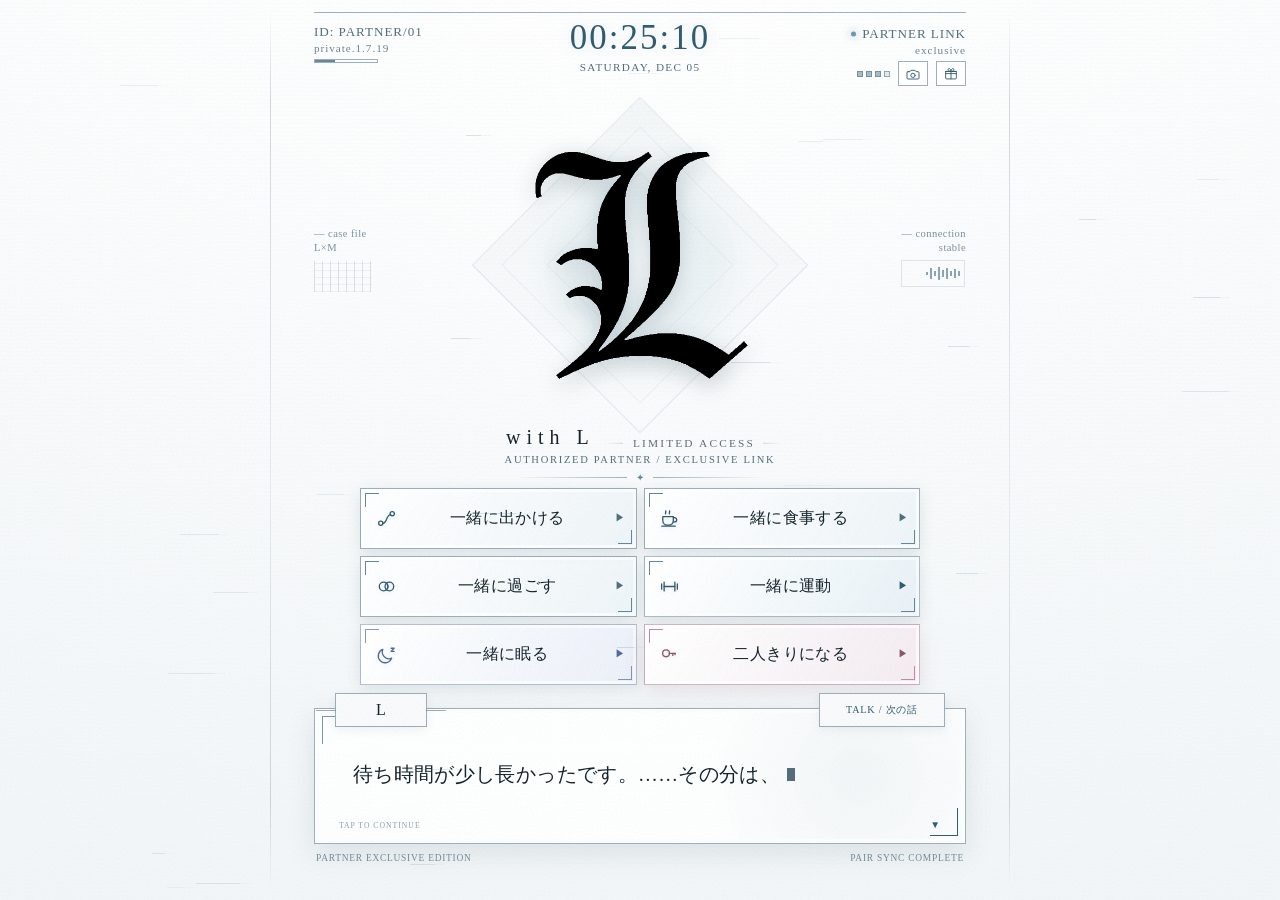
<file: private-link/index.html>
<!DOCTYPE html>
<html lang="ja">
<head>

<!-- Google tag (gtag.js) -->
<script async src="https://www.googletagmanager.com/gtag/js?id=G-RCQJ80N404"></script>
<script>
  window.dataLayer = window.dataLayer || [];
  function gtag(){dataLayer.push(arguments);}
  gtag('js', new Date());

  gtag('config', 'G-RCQJ80N404');
</script>
  
  <meta charset="UTF-8">
  <meta name="viewport" content="width=device-width, initial-scale=1, viewport-fit=cover">
  <meta name="theme-color" content="#f5f7f8">

  <title>with L — PRIVATE LINK</title>
  <meta
    name="description"
    content="舞子専用のwith L PRIVATE LINKです。"
  >

  <link rel="apple-touch-icon" href="../apple-touch-icon.png">
  <link rel="icon" type="image/png" href="../apple-touch-icon.png">
  <link rel="stylesheet" href="./style.css">
</head>

<body class="private-edition">
  <div class="screen-noise" aria-hidden="true"></div>
  <div class="scan-line" aria-hidden="true"></div>
  <div class="glitch-particles" id="glitchParticles" aria-hidden="true"></div>

  <main class="app-shell">
    <header class="top-hud" aria-label="端末情報">
      <div class="hud-block hud-left">
        <p class="hud-main">ID: PARTNER/01</p>
        <p class="hud-sub">private.1.7.19</p>
        <div class="mini-meter" aria-hidden="true"><span></span></div>
      </div>

      <div class="clock-block">
        <time id="clock" class="clock">--:--:--</time>
        <p id="date" class="date">----</p>
      </div>

      <div class="hud-block hud-right">
        <p class="hud-main status-online">PARTNER LINK</p>
        <p class="hud-sub">exclusive</p>
        <div class="hud-tools">
          <div class="signal-bars" aria-hidden="true">
            <span></span><span></span><span></span><span></span>
          </div>

          <button
            id="photoModeButton"
            class="photo-launch-button"
            type="button"
            aria-label="撮影用画面を開く"
            title="PHOTO MODE"
          >
            <svg viewBox="0 0 24 24" aria-hidden="true">
              <path d="M4.5 8.5h3l1.4-2h6.2l1.4 2h3a1.5 1.5 0 0 1 1.5 1.5v8a1.5 1.5 0 0 1-1.5 1.5h-15A1.5 1.5 0 0 1 3 18v-8a1.5 1.5 0 0 1 1.5-1.5Z"></path>
              <circle cx="12" cy="14" r="3.2"></circle>
            </svg>
          </button>

          <button
            id="sweetModeButton"
            class="photo-launch-button sweet-launch-button"
            type="button"
            aria-label="差し入れ画面を開く"
            title="PRIVATE GIFT"
          >
            <svg viewBox="0 0 24 24" aria-hidden="true">
              <rect x="4" y="8.2" width="16" height="11.2" rx="1.2"></rect>
              <path d="M3.5 8.2h17M12 8.2v11.2M4 11.4h16"></path>
              <path d="M12 8.1c-2.8 0-4.5-1-4.5-2.5 0-1 .8-1.7 1.9-1.7 1.5 0 2.6 1.4 2.6 4.2Z"></path>
              <path d="M12 8.1c2.8 0 4.5-1 4.5-2.5 0-1-.8-1.7-1.9-1.7-1.5 0-2.6 1.4-2.6 4.2Z"></path>
            </svg>
          </button>
        </div>
      </div>
    </header>

    <section class="hero" aria-labelledby="appTitle">
      <div class="side-data left-data" aria-hidden="true">
        <p>case file</p>
        <strong>L×M</strong>
        <div class="data-grid"></div>
      </div>

      <div class="logo-stage">
        <div class="logo-diamond" aria-hidden="true"></div>
        <div class="logo-glow" aria-hidden="true"></div>
        <div id="trainingLogoTimer" class="training-logo-timer" aria-hidden="true">
          <div class="training-logo-ring training-logo-ring-outer">
            <svg viewBox="0 0 120 120" preserveAspectRatio="xMidYMid meet">
              <circle class="training-logo-ring-track" cx="60" cy="60" r="53"></circle>
              <circle id="trainingLogoOuterProgress" class="training-logo-ring-progress" cx="60" cy="60" r="53"></circle>
            </svg>
          </div>
          <div class="training-logo-ring training-logo-ring-inner">
            <svg viewBox="0 0 120 120" preserveAspectRatio="xMidYMid meet">
              <circle class="training-logo-ring-track" cx="60" cy="60" r="44"></circle>
              <circle id="trainingLogoInnerProgress" class="training-logo-ring-progress" cx="60" cy="60" r="44"></circle>
            </svg>
          </div>
        </div>
        <div class="sleep-guide-rings" aria-hidden="true">
          <span class="sleep-guide-ring sleep-guide-ring-inner"></span>
          <span class="sleep-guide-ring sleep-guide-ring-outer"></span>
        </div>

        <div class="private-heartbeat" aria-hidden="true">
          <svg viewBox="0 0 420 90" preserveAspectRatio="none">
            <path
              class="heartbeat-base"
              d="M0 45 H115 L132 45 L143 20 L155 70 L168 45 H225 L238 45 L248 30 L258 58 L270 45 H420"
            ></path>
            <path
              class="heartbeat-pulse"
              d="M0 45 H115 L132 45 L143 20 L155 70 L168 45 H225 L238 45 L248 30 L258 58 L270 45 H420"
            ></path>
          </svg>
        </div>

        <img
          id="lLogo"
          class="l-logo"
          src="../l-logo.png"
          alt="Lのロゴ"
          draggable="false"
        >

        <div class="logo-slice slice-one" aria-hidden="true"></div>
        <div class="logo-slice slice-two" aria-hidden="true"></div>
      </div>

      <div class="side-data right-data" aria-hidden="true">
        <p>connection</p>
        <strong>stable</strong>
        <div class="waveform">
          <i></i><i></i><i></i><i></i><i></i>
          <i></i><i></i><i></i><i></i>
        </div>
      </div>

      <h1 id="appTitle" class="app-title">
        <span class="app-title-main">with L</span>
        <span class="app-title-access">LIMITED ACCESS</span>
      </h1>
      <p class="tagline">AUTHORIZED PARTNER / EXCLUSIVE LINK</p>

      <div class="ornament" aria-hidden="true">
        <span></span><b>✦</b><span></span>
      </div>
    </section>

    <section id="menuPanel" class="menu-panel" aria-label="過ごし方を選ぶ">
      <button class="mode-button" type="button" data-mode="outing">
        <span class="mode-icon" aria-hidden="true">
          <svg viewBox="0 0 24 24">
            <circle cx="6" cy="17" r="2.2"></circle>
            <path d="M8.2 17c4.8 0 3.2-9 8.2-9"></path>
            <circle cx="18" cy="7" r="2.2"></circle>
          </svg>
        </span>
        <span class="mode-label">一緒に出かける</span>
        <span class="mode-arrow" aria-hidden="true">▶</span>
      </button>

      <button class="mode-button" type="button" data-mode="meal">
        <span class="mode-icon" aria-hidden="true">
          <svg viewBox="0 0 24 24">
            <path d="M5 10h11v4.2A4.8 4.8 0 0 1 11.2 19H9.8A4.8 4.8 0 0 1 5 14.2Z"></path>
            <path d="M16 11h1.2a2.3 2.3 0 0 1 0 4.6H16"></path>
            <path d="M8 7c-1-1.1 1-1.8 0-3"></path>
            <path d="M12 7c-1-1.1 1-1.8 0-3"></path>
            <path d="M4 20h14"></path>
          </svg>
        </span>
        <span class="mode-label">一緒に食事する</span>
        <span class="mode-arrow" aria-hidden="true">▶</span>
      </button>

      <button class="mode-button" type="button" data-mode="together">
        <span class="mode-icon" aria-hidden="true">
          <svg viewBox="0 0 24 24">
            <circle cx="9" cy="12" r="4.5"></circle>
            <circle cx="15" cy="12" r="4.5"></circle>
            <path d="M11.5 8.3a4.5 4.5 0 0 1 0 7.4"></path>
          </svg>
        </span>
        <span class="mode-label">一緒に過ごす</span>
        <span class="mode-arrow" aria-hidden="true">▶</span>
      </button>


      <button
        id="trainingModeButton"
        class="mode-button training-mode-button"
        type="button"
        data-mode="training"
      >
        <span class="mode-icon" aria-hidden="true">
          <svg viewBox="0 0 24 24">
            <path d="M3.8 9.2v5.6M6.4 7.4v9.2M17.6 7.4v9.2M20.2 9.2v5.6"></path>
            <path d="M6.4 12h11.2"></path>
          </svg>
        </span>
        <span class="mode-label">一緒に運動</span>
        <span class="mode-arrow" aria-hidden="true">▶</span>
      </button>

      <button class="mode-button sleep-mode-button" type="button" data-mode="sleep">
        <span class="mode-icon" aria-hidden="true">
          <svg viewBox="0 0 24 24">
            <path d="M17.4 15.8A7 7 0 0 1 8.2 6.6a7.2 7.2 0 1 0 9.2 9.2Z"></path>
            <path d="M16.8 5.5h3.2l-3.2 3.2H20"></path>
          </svg>
        </span>
        <span class="mode-label">一緒に眠る</span>
        <span class="mode-arrow" aria-hidden="true">▶</span>
      </button>

      <button class="mode-button private-mode-button" type="button" data-mode="private">
        <span class="mode-icon" aria-hidden="true">
          <svg viewBox="0 0 24 24">
            <circle cx="8.4" cy="10.8" r="3.55"></circle>
            <path d="M11.7 10.8h6.2"></path>
            <path d="M15.45 10.8v2.2"></path>
            <path d="M17.75 10.8v1.4"></path>
          </svg>
        </span>
        <span class="mode-label">二人きりになる</span>
        <span class="mode-arrow" aria-hidden="true">▶</span>
      </button>
    </section>

    <section id="modePanel" class="mode-panel" aria-live="polite" hidden>
      <div class="mode-heading">
        <button
          id="backButton"
          class="back-button"
          type="button"
          aria-label="最初の画面へ戻る"
        >←</button>

        <div>
          <p id="modeCode" class="mode-code">SESSION</p>
          <h2 id="modeTitle">一緒に過ごす</h2>
        </div>

        <div class="mode-heading-tools">
          <button
            id="trainingThemeButton"
            class="training-theme-button"
            type="button"
            aria-pressed="false"
            aria-label="ダークモードに切り替える"
            title="DARK MODE"
            hidden
          >
            <span id="trainingThemeLabel">D</span>
          </button>

          <div class="elapsed-wrap">
            <span>ELAPSED</span>
            <time id="elapsedTime">00:00</time>
          </div>
        </div>
      </div>

      <div id="actionButtons" class="action-grid"></div>

      <section
        id="trainingScreen"
        class="training-inline"
        aria-label="一緒に運動"
        hidden
      >

        <section id="trainingSetupView" class="training-view training-setup-view" hidden>
          <div class="training-section-heading">
            <div>
              <p>SESSION CONFIGURATION</p>
              <h3 id="trainingSetupTitle">スクワット</h3>
            </div>
            <button
              id="trainingSetupBackButton"
              class="training-mini-button"
              type="button"
            >CHOICES</button>
          </div>

          <p id="trainingSetupSummary" class="training-setup-summary"></p>

          <div id="trainingSetupFields" class="training-config-card">
            <label class="training-field training-field-wide">
              <span>EXERCISE / 種目</span>
              <input id="trainingSetupName" type="text" maxlength="28">
            </label>

            <label class="training-field">
              <span>TYPE / 計測</span>
              <select id="trainingSetupType">
                <option value="reps">回数</option>
                <option value="timer">タイマー</option>
              </select>
            </label>

            <label class="training-field">
              <span>TARGET / 目標</span>
              <input
                id="trainingSetupTarget"
                type="number"
                min="1"
                max="999"
                inputmode="numeric"
              >
            </label>

            <label class="training-field">
              <span>SETS / セット</span>
              <input
                id="trainingSetupSets"
                type="number"
                min="1"
                max="10"
                inputmode="numeric"
              >
            </label>

            <label class="training-field">
              <span>REST / 休憩秒</span>
              <input
                id="trainingSetupRest"
                type="number"
                min="0"
                max="300"
                inputmode="numeric"
              >
            </label>
          </div>

          <button
            id="trainingStartButton"
            class="training-primary-button"
            type="button"
          >START / トレーニング開始</button>

          <p class="training-safety-note">
            体調に異変を感じた場合は、無理をせず中止してください。
          </p>
        </section>

        <section id="trainingEditorView" class="training-view training-editor-view" hidden>
          <div class="training-section-heading">
            <div>
              <p>PROGRAM CONFIGURATION</p>
              <h3>PROGRAM ARCHIVE</h3>
            </div>
            <span id="trainingMenuCount">3 ITEMS</span>
          </div>

          <div id="trainingMenuList" class="training-menu-list"></div>

          <button
            id="trainingAddItemButton"
            class="training-sub-button training-add-button"
            type="button"
          >＋ ADD ITEM</button>

          <button
            id="trainingEditorDoneButton"
            class="training-primary-button"
            type="button"
          >CLOSE</button>
        </section>

        <section id="trainingWorkoutView" class="training-view training-workout-view" hidden>
          <div class="training-workout-meta">
            <span id="trainingStepLabel">MENU 1 / 1</span>
            <span id="trainingSetLabel">SET 1 / 3</span>
          </div>

          <h3 id="trainingExerciseName" class="training-exercise-name">スクワット</h3>

          <button
            id="trainingTapButton"
            class="training-tap-button"
            type="button"
            aria-label="回数を1回追加"
          >
            <div id="trainingVital" class="training-vital" aria-hidden="true">
              <svg viewBox="0 0 480 92" preserveAspectRatio="none">
                <path class="training-vital-base" d="M0 46H112l17-1 13-28 17 59 16-31 19 1h61l14-1 11-18 14 36 16-18h170"></path>
                <path class="training-vital-pulse" d="M0 46H112l17-1 13-28 17 59 16-31 19 1h61l14-1 11-18 14 36 16-18h170"></path>
              </svg>
            </div>

            <span id="trainingTapLabel" class="training-tap-label">TAP</span>

            <span class="training-tap-value">
              <strong id="trainingValue">0</strong>
              <span id="trainingUnit">REP</span>
            </span>

            <small id="trainingTargetText" class="training-target">
              <span class="training-target-label">TARGET</span>
              <span id="trainingTargetValue" class="training-target-value">15</span>
            </small>
          </button>

          <div class="training-control-row">
            <button id="trainingPauseButton" class="training-control-button" type="button">
              PAUSE
            </button>
            <button id="trainingEndButton" class="training-control-button is-danger" type="button">
              END
            </button>
          </div>
        </section>

        <section id="trainingRestView" class="training-view training-rest-view" hidden>
          <p class="training-rest-code">RECOVERY SEQUENCE</p>
          <h3>REST</h3>
          <strong id="trainingRestTime">00:30</strong>
          <p id="trainingNextLabel">NEXT / スクワット SET 2</p>

          <button id="trainingSkipRestButton" class="training-sub-button" type="button">
            SKIP REST
          </button>

          <div class="training-control-row">
            <button id="trainingRestPauseButton" class="training-control-button" type="button">
              PAUSE
            </button>
            <button id="trainingRestEndButton" class="training-control-button is-danger" type="button">
              END
            </button>
          </div>
        </section>

      </section>
    </section>

    <section id="dialogueWindow" class="dialogue-window" aria-live="polite">
      <div class="speaker-tab">L</div>

      <button
        id="talkButton"
        class="talk-button"
        type="button"
        aria-label="Lの次の話を聞く"
      >
        TALK / 次の話
      </button>

      <button
        id="dialogueButton"
        class="dialogue-content"
        type="button"
        aria-label="メッセージを進める"
      >
        <span id="messageText" class="message-text"></span>
        <span id="typingCursor" class="typing-cursor" aria-hidden="true"></span>
        <span class="tap-hint" aria-hidden="true">TAP TO CONTINUE</span>
        <span class="next-indicator" aria-hidden="true">▼</span>
      </button>
    </section>

    <footer class="footer-note">
      <span>PARTNER EXCLUSIVE EDITION</span>
      <span id="syncText">PAIR SYNC COMPLETE</span>
    </footer>
  </main>


  <section
    id="photoScreen"
    class="photo-screen"
    role="dialog"
    aria-modal="true"
    aria-label="撮影用画面"
    hidden
  >
    <div class="photo-grain" aria-hidden="true"></div>

    <header class="photo-topbar photo-ui">
      <button
        id="photoCloseButton"
        class="photo-icon-button"
        type="button"
        aria-label="撮影用画面を閉じる"
      >
        <svg viewBox="0 0 24 24" aria-hidden="true">
          <path d="M6 6l12 12M18 6 6 18"></path>
        </svg>
      </button>

      <div class="photo-session-meta">
        <p>PHOTO SESSION</p>
      </div>

      <div class="photo-top-actions">
        <button
          id="photoHeartButton"
          class="photo-heart-button"
          type="button"
          aria-pressed="false"
          aria-label="ロゴ背景をハートに切り替える"
        >
          <svg viewBox="0 0 24 24" aria-hidden="true">
            <path
              d="M12 20.2 4.7 13A4.8 4.8 0 0 1 11.5 6.2L12 6.8l.5-.6A4.8 4.8 0 0 1 19.3 13Z"
            ></path>
          </svg>
        </button>

        <button
          id="photoThemeButton"
          class="photo-theme-button"
          type="button"
          aria-pressed="false"
        >
          <span id="photoThemeLabel">DARK</span>
        </button>
      </div>
    </header>

    <div id="photoStage" class="photo-stage">
      <span class="photo-corner photo-corner-tl" aria-hidden="true"></span>
      <span class="photo-corner photo-corner-tr" aria-hidden="true"></span>
      <span class="photo-corner photo-corner-bl" aria-hidden="true"></span>
      <span class="photo-corner photo-corner-br" aria-hidden="true"></span>

      <p class="photo-record-code">LIMITED ACCESS / PRIVATE RECORD</p>

      <div id="photoDateStamp" class="photo-date-stamp" hidden>
        <time id="photoStampDate" class="photo-stamp-date">----</time>
        <time id="photoStampTime" class="photo-stamp-time">--:--:--</time>
      </div>

      <div class="photo-logo-stage">
        <div class="photo-logo-halo" aria-hidden="true"></div>
        <div class="photo-logo-diamond" aria-hidden="true"></div>

        <svg
          class="photo-logo-heart"
          viewBox="0 0 240 220"
          aria-hidden="true"
        >
          <path
            class="photo-heart-line photo-heart-line-outer"
            d="M120 206C100 185 36 140 20 92 6 49 37 15 75 15c23 0 38 12 45 30 7-18 22-30 45-30 38 0 69 34 55 77-16 48-80 93-100 114Z"
          ></path>
          <path
            class="photo-heart-line photo-heart-line-middle"
            d="M120 191C101 171 47 133 33 92 21 57 45 29 77 29c21 0 36 11 43 29 7-18 22-29 43-29 32 0 56 28 44 63-14 42-68 80-87 99Z"
          ></path>
          <path
            class="photo-heart-line photo-heart-line-inner"
            d="M120 176C103 157 59 125 48 91 39 64 56 43 79 43c18 0 31 11 41 30 10-19 23-30 41-30 23 0 40 20 31 45-11 34-56 66-72 88Z"
          ></path>
        </svg>

        <img
          class="photo-logo"
          src="../l-logo.png"
          alt="Lのロゴ"
          draggable="false"
        >
      </div>

      <h2 class="photo-title">LIMITED ACCESS</h2>
      <p class="photo-subtitle">PARTNER EXCLUSIVE / PRIVATE ARCHIVE</p>

      <p id="photoMessage" class="photo-message" hidden></p>

      <div class="photo-record-footer" aria-hidden="true">
        <span>SUBJECT: L×M</span>
        <span>SYNC: COMPLETE</span>
      </div>
    </div>

    <div id="photoControls" class="photo-controls photo-ui">
      <div class="photo-view-switch" aria-label="撮影表示を切り替える">
        <button
          class="photo-view-button is-active"
          type="button"
          data-photo-view="logo"
          aria-pressed="true"
        >
          LOGO
        </button>

        <button
          class="photo-view-button"
          type="button"
          data-photo-view="message"
          aria-pressed="false"
        >
          MESSAGE
        </button>

        <button
          id="photoDateToggleButton"
          class="photo-view-button"
          type="button"
          aria-pressed="false"
          aria-label="撮影画面の日時表示を切り替える"
        >
          DATE
        </button>
      </div>

      <p>画面をタップすると操作表示を切り替えます</p>
    </div>
  </section>


  <section
    id="sweetScreen"
    class="sweet-screen"
    role="dialog"
    aria-modal="true"
    aria-label="Lへ差し入れを渡す画面"
    hidden
  >
    <div class="sweet-grain" aria-hidden="true"></div>

    <header class="sweet-topbar">
      <button
        id="sweetCloseButton"
        class="sweet-close-button"
        type="button"
        aria-label="差し入れ画面を閉じる"
      >
        <svg viewBox="0 0 24 24" aria-hidden="true">
          <path d="M6 6l12 12M18 6 6 18"></path>
        </svg>
      </button>

      <div class="sweet-session-meta">
        <p>PRIVATE GIFT LINK</p>
        <span id="sweetStatus">WAITING FOR ITEM</span>
      </div>

      <span class="sweet-access-code" aria-hidden="true">L×M / 01</span>
    </header>

    <div class="sweet-stage">
      <p class="sweet-record-code">DIRECT TRANSFER / NO RECORD</p>

      <div class="sweet-visual" aria-hidden="true">
        <div class="sweet-logo-halo"></div>

        <svg
          class="sweet-heart-frame"
          viewBox="0 0 260 235"
          preserveAspectRatio="xMidYMid meet"
        >
          <path
            class="sweet-heart-line sweet-heart-line-outer"
            d="M130 218C108 195 39 148 22 96 8 53 39 18 79 18c24 0 42 13 51 34 9-21 27-34 51-34 40 0 71 35 57 78-17 52-86 99-108 122Z"
          ></path>
          <path
            class="sweet-heart-line sweet-heart-line-inner"
            d="M130 202C110 181 53 141 39 96 28 62 52 34 82 34c22 0 38 13 48 34 10-21 26-34 48-34 30 0 54 28 43 62-14 45-71 85-91 106Z"
          ></path>
        </svg>

        <svg
          class="sweet-vital"
          viewBox="0 0 440 90"
          preserveAspectRatio="none"
        >
          <path
            class="sweet-vital-base"
            d="M0 45H116l15-1 12-24 14 50 14-26h66l12-1 10-15 12 31 13-15H440"
          ></path>
          <path
            class="sweet-vital-pulse"
            d="M0 45H116l15-1 12-24 14 50 14-26h66l12-1 10-15 12 31 13-15H440"
          ></path>
        </svg>

        <img
          class="sweet-logo"
          src="../l-logo.png"
          alt=""
          draggable="false"
        >
      </div>

      <div class="sweet-copy" aria-live="polite">
        <p id="sweetItemLabel" class="sweet-item-label">SELECT A SWEET</p>
        <p id="sweetMessage" class="sweet-message">
          差し入れですか。……何をくれるんですか？
        </p>
      </div>

      <div id="sweetSelection" class="sweet-choice-grid">
        <button type="button" data-sweet-item="cake">
          <span>SHORTCAKE</span>
          <small>ショートケーキ</small>
        </button>
        <button type="button" data-sweet-item="chocolate">
          <span>CHOCOLATE</span>
          <small>チョコレート</small>
        </button>
        <button type="button" data-sweet-item="wagashi">
          <span>WAGASHI</span>
          <small>和菓子</small>
        </button>
        <button type="button" data-sweet-item="choose">
          <span>SELECT BY L</span>
          <small>Lに選ばせる</small>
        </button>
      </div>

      <div id="sweetAfterActions" class="sweet-action-grid" hidden>
        <button type="button" data-sweet-action="watch">
          食べるところを見る
        </button>
        <button type="button" data-sweet-action="share">
          一口もらう
        </button>
        <button type="button" data-sweet-action="again">
          もう一つ渡す
        </button>
        <button type="button" data-sweet-action="finish">
          おしまい
        </button>
      </div>
    </div>

    <footer class="sweet-footer" aria-hidden="true">
      <span>ITEM: PRIVATE</span>
      <span>RECIPIENT: L</span>
    </footer>
  </section>


  <section
    id="sleepScreen"
    class="sleep-screen"
    role="dialog"
    aria-modal="true"
    aria-label="一緒に眠る画面"
    hidden
  >
    <div class="sleep-stars" aria-hidden="true"></div>

    <div class="sleep-status">
      <span class="sleep-status-label">SLEEP LINK ACTIVE</span>

      <div class="sleep-time-data">
        <div>
          <span>TIME</span>
          <time id="sleepClock">--:--</time>
        </div>

        <div>
          <span>SLEEP</span>
          <time id="sleepElapsed">00:00:00</time>
        </div>
      </div>
    </div>

    <div class="sleep-visual" aria-hidden="true">
      <div class="sleep-breath-ring ring-one"></div>
      <div class="sleep-breath-ring ring-two"></div>
      <img
        class="sleep-logo"
        src="../l-logo.png"
        alt=""
        draggable="false"
      >
    </div>

    <p id="sleepLine" class="sleep-line">
      おやすみなさい、舞子。眠るまで、私がそばにいます。
    </p>

    <div id="sleepControls" class="sleep-controls">
      <button id="wakeButton" class="wake-button" type="button">
        WAKE / 起きる
      </button>
      <p>画面をタップすると操作表示を切り替えます</p>
    </div>
  </section>

  <script src="./script.js"></script>
</body>
</html>
</file>
<file: style.css>
:root {
  --bg: #f3f6f7;
  --surface: rgba(255, 255, 255, 0.82);
  --ink: #15232b;
  --muted: #536d7b;
  --line: rgba(72, 105, 123, 0.52);
  --line-soft: rgba(72, 105, 123, 0.20);
  --accent: #64879a;
  --accent-dark: #315b70;
  --shadow: rgba(47, 75, 89, 0.16);
  --safe-top: env(safe-area-inset-top, 0px);
  --safe-bottom: env(safe-area-inset-bottom, 0px);
  --font-ui:
    "Avenir Next",
    "Helvetica Neue",
    -apple-system,
    BlinkMacSystemFont,
    "Hiragino Kaku Gothic ProN",
    "Hiragino Sans",
    sans-serif;
  --font-jp:
    "Hiragino Mincho ProN",
    "Yu Mincho",
    "YuMincho",
    "Noto Serif JP",
    serif;
  --font-display:
    "Times New Roman",
    "Baskerville",
    Georgia,
    serif;
}

* {
  box-sizing: border-box;
}

html {
  min-height: 100%;
  background: var(--bg);
}

body {
  min-width: 320px;
  min-height: 100vh;
  min-height: 100dvh;
  margin: 0;
  overflow-x: hidden;
  color: var(--ink);
  background:
    linear-gradient(rgba(255, 255, 255, 0.70), rgba(241, 245, 247, 0.88)),
    repeating-linear-gradient(
      0deg,
      rgba(65, 103, 123, 0.035) 0,
      rgba(65, 103, 123, 0.035) 1px,
      transparent 1px,
      transparent 4px
    ),
    radial-gradient(
      circle at 50% 25%,
      #ffffff 0,
      #f7f9fa 44%,
      #edf2f4 100%
    );
  font-family: var(--font-jp);
  font-weight: 400;
  font-synthesis: none;
  font-kerning: normal;
  font-feature-settings: "palt" 1;
  -webkit-font-smoothing: antialiased;
  text-rendering: optimizeLegibility;
  -webkit-tap-highlight-color: transparent;
}

button {
  color: inherit;
  font: inherit;
}

button:focus-visible {
  outline: 2px solid var(--accent-dark);
  outline-offset: 3px;
}

[hidden] {
  display: none !important;
}

.screen-noise,
.scan-line,
.glitch-particles {
  position: fixed;
  inset: 0;
  z-index: 20;
  pointer-events: none;
}

.screen-noise {
  opacity: 0.16;
  mix-blend-mode: multiply;
  background-image:
    repeating-radial-gradient(
      circle at 20% 30%,
      rgba(50, 91, 111, 0.08) 0 0.4px,
      transparent 0.5px 4px
    ),
    repeating-radial-gradient(
      circle at 75% 65%,
      rgba(50, 91, 111, 0.06) 0 0.5px,
      transparent 0.6px 5px
    );
  background-size: 90px 90px, 120px 120px;
  animation: noiseShift 0.22s steps(2) infinite;
}

.scan-line {
  top: -22vh;
  bottom: auto;
  height: 18vh;
  opacity: 0.14;
  background: linear-gradient(
    to bottom,
    transparent,
    rgba(92, 131, 151, 0.04) 20%,
    rgba(92, 131, 151, 0.18) 52%,
    rgba(255, 255, 255, 0.38) 58%,
    transparent
  );
  animation: scan 8s linear infinite;
}

.glitch-particles span {
  position: absolute;
  top: var(--y);
  left: var(--x);
  width: var(--w);
  height: 1px;
  opacity: var(--o);
  background: rgba(81, 127, 151, 0.72);
  box-shadow: 10px 0 rgba(178, 208, 219, 0.52);
  animation: particleFlicker var(--d) steps(2) infinite;
}

.app-shell {
  position: relative;
  z-index: 1;
  display: flex;
  flex-direction: column;
  width: min(100%, 720px);
  min-height: 100vh;
  min-height: 100dvh;
  margin: 0 auto;
  padding:
    calc(12px + var(--safe-top))
    clamp(14px, 4vw, 34px)
    calc(12px + var(--safe-bottom));
}

.app-shell::before,
.app-shell::after {
  content: "";
  position: fixed;
  top: 12px;
  bottom: 12px;
  width: 1px;
  opacity: 0.46;
  background: linear-gradient(
    to bottom,
    transparent,
    var(--line) 10%,
    var(--line-soft) 55%,
    var(--line) 90%,
    transparent
  );
}

.app-shell::before {
  left: max(8px, calc(50% - 370px));
}

.app-shell::after {
  right: max(8px, calc(50% - 370px));
}

.top-hud {
  position: relative;
  display: grid;
  grid-template-columns: 1fr auto 1fr;
  align-items: start;
  gap: 10px;
  flex: 0 0 auto;
  padding: 3px 0 8px;
  border-top: 1px solid var(--line);
  font-family: var(--font-display);
}

.hud-block {
  padding-top: 8px;
  color: var(--muted);
  letter-spacing: 0.06em;
}

.hud-right {
  text-align: right;
}

.hud-main,
.hud-sub,
.date,
.tagline,
.mode-code {
  margin: 0;
}

.hud-main {
  font-size: clamp(0.67rem, 2.5vw, 0.82rem);
}

.hud-sub {
  margin-top: 2px;
  font-size: clamp(0.57rem, 2vw, 0.70rem);
  opacity: 0.84;
}

.status-online {
  position: relative;
  display: inline-block;
}

.status-online::before {
  content: "";
  position: absolute;
  top: 50%;
  left: -11px;
  width: 5px;
  height: 5px;
  border-radius: 50%;
  background: #7395a8;
  box-shadow: 0 0 8px rgba(91, 142, 169, 0.8);
  transform: translateY(-50%);
  animation: onlinePulse 1.8s ease-in-out infinite;
}

.mini-meter {
  width: 64px;
  height: 4px;
  margin-top: 5px;
  border: 1px solid var(--line);
}

.mini-meter span {
  display: block;
  width: 32%;
  height: 100%;
  background: var(--accent);
  animation: meterMove 4s ease-in-out infinite alternate;
}

.signal-bars {
  display: flex;
  justify-content: flex-end;
  gap: 3px;
  margin-top: 5px;
}

.signal-bars span {
  width: 6px;
  height: 6px;
  border: 1px solid var(--line);
  background: rgba(99, 129, 145, 0.16);
}

.signal-bars span:nth-child(-n + 3) {
  background: rgba(84, 120, 140, 0.50);
}

.clock-block {
  padding-top: 5px;
  color: var(--accent-dark);
  text-align: center;
}

.clock {
  display: block;
  font-size: clamp(1.42rem, 6.5vw, 2.18rem);
  font-variant-numeric: tabular-nums;
  letter-spacing: 0.06em;
  line-height: 1;
  text-shadow: 0 0 15px rgba(105, 148, 168, 0.22);
}

.date {
  margin-top: 5px;
  color: var(--muted);
  font-size: clamp(0.55rem, 2vw, 0.70rem);
  letter-spacing: 0.12em;
}

.hero {
  position: relative;
  flex: 0 0 auto;
  padding: 1px 0 5px;
  text-align: center;
}

.logo-stage {
  position: relative;
  display: grid;
  place-items: center;
  width: min(68vw, 340px);
  aspect-ratio: 1 / 1;
  margin: 0 auto;
}

.logo-diamond {
  position: absolute;
  width: 70%;
  height: 70%;
  border: 1px solid rgba(100, 134, 151, 0.14);
  background: linear-gradient(
    135deg,
    rgba(130, 159, 173, 0.08),
    rgba(255, 255, 255, 0.06)
  );
  transform: rotate(45deg);
  animation: diamondFloat 9s ease-in-out infinite;
}

.logo-diamond::before,
.logo-diamond::after {
  content: "";
  position: absolute;
  inset: 10%;
  border: 1px solid rgba(100, 134, 151, 0.09);
}

.logo-diamond::after {
  inset: 22%;
}

.logo-glow {
  position: absolute;
  width: 62%;
  height: 62%;
  border-radius: 50%;
  background: radial-gradient(
    circle,
    rgba(255, 255, 255, 0.96),
    rgba(191, 214, 224, 0.28) 45%,
    transparent 72%
  );
  filter: blur(12px);
  animation: glowPulse 4.8s ease-in-out infinite;
}

.l-logo {
  position: relative;
  z-index: 3;
  display: block;
  width: 74%;
  max-height: 74%;
  object-fit: contain;
  filter:
    drop-shadow(0 10px 11px rgba(43, 58, 66, 0.15))
    drop-shadow(0 0 10px rgba(113, 148, 167, 0.18));
  user-select: none;
  animation: logoFloat 6s ease-in-out infinite;
}

.logo-stage::before,
.logo-stage::after {
  content: "";
  position: absolute;
  z-index: 5;
  left: 13%;
  right: 13%;
  height: 2px;
  opacity: 0;
  background: linear-gradient(
    to right,
    transparent,
    rgba(92, 135, 157, 0.6) 18%,
    rgba(255, 255, 255, 0.9) 55%,
    rgba(92, 135, 157, 0.4) 80%,
    transparent
  );
  animation: logoGlitch 7s steps(1) infinite;
}

.logo-stage::before {
  top: 38%;
}

.logo-stage::after {
  top: 61%;
  animation-delay: 1.1s;
}

.logo-slice {
  position: absolute;
  z-index: 6;
  left: 18%;
  right: 18%;
  height: 7px;
  opacity: 0;
  background: rgba(206, 226, 234, 0.38);
  mix-blend-mode: multiply;
}

.slice-one {
  top: 43%;
  animation: sliceGlitch 6.4s steps(1) infinite;
}

.slice-two {
  top: 57%;
  animation: sliceGlitch 8.2s steps(1) 1.8s infinite;
}

.hero h1 {
  margin: -8px 0 0;
  color: var(--ink);
  font-family: var(--font-display);
  font-size: clamp(1.02rem, 4.1vw, 1.25rem);
  font-weight: 400;
  letter-spacing: 0.30em;
  text-indent: 0.30em;
}

.tagline {
  margin-top: 5px;
  color: var(--muted);
  font-family: var(--font-display);
  font-size: clamp(0.55rem, 2vw, 0.66rem);
  letter-spacing: 0.16em;
}

.ornament {
  display: flex;
  align-items: center;
  justify-content: center;
  gap: 9px;
  width: min(62%, 250px);
  margin: 7px auto 0;
  color: var(--accent);
}

.ornament span {
  flex: 1;
  height: 1px;
  background: linear-gradient(to right, transparent, var(--line));
}

.ornament span:last-child {
  background: linear-gradient(to left, transparent, var(--line));
}

.ornament b {
  font-size: 0.62rem;
  font-weight: 400;
}

.side-data {
  position: absolute;
  top: 34%;
  z-index: 4;
  color: var(--muted);
  font-family: var(--font-display);
  font-size: clamp(0.55rem, 1.7vw, 0.66rem);
  letter-spacing: 0.04em;
  text-align: left;
  opacity: 0.75;
}

.side-data p,
.side-data strong {
  margin: 0;
}

.side-data p::before {
  content: "— ";
}

.side-data strong {
  display: block;
  margin-top: 3px;
  font-weight: 400;
}

.left-data {
  left: 0;
}

.right-data {
  right: 0;
  text-align: right;
}

.data-grid {
  width: 58px;
  height: 31px;
  margin-top: 8px;
  opacity: 0.46;
  background:
    repeating-linear-gradient(
      90deg,
      var(--line) 0 1px,
      transparent 1px 8px
    ),
    repeating-linear-gradient(
      0deg,
      var(--line-soft) 0 1px,
      transparent 1px 7px
    );
}

.waveform {
  display: flex;
  align-items: center;
  justify-content: flex-end;
  gap: 2px;
  width: 64px;
  height: 27px;
  margin-top: 7px;
  padding: 4px;
  border: 1px solid var(--line-soft);
}

.waveform i {
  display: block;
  width: 2px;
  height: var(--h, 40%);
  background: var(--accent);
  animation: wave 1.8s ease-in-out infinite alternate;
}

.waveform i:nth-child(1) { --h: 18%; animation-delay: -0.8s; }
.waveform i:nth-child(2) { --h: 62%; animation-delay: -0.4s; }
.waveform i:nth-child(3) { --h: 35%; animation-delay: -1.2s; }
.waveform i:nth-child(4) { --h: 78%; animation-delay: -0.2s; }
.waveform i:nth-child(5) { --h: 42%; animation-delay: -1.5s; }
.waveform i:nth-child(6) { --h: 70%; animation-delay: -0.7s; }
.waveform i:nth-child(7) { --h: 26%; animation-delay: -1.1s; }
.waveform i:nth-child(8) { --h: 58%; animation-delay: -0.5s; }
.waveform i:nth-child(9) { --h: 32%; animation-delay: -1.4s; }

.menu-panel,
.mode-panel {
  width: min(100%, 560px);
  margin: 0 auto 10px;
}

.menu-panel {
  display: grid;
  grid-template-columns: repeat(2, minmax(0, 1fr));
  gap: 7px;
}

.mode-button {
  position: relative;
  display: grid;
  grid-template-columns: 32px minmax(0, 1fr) 14px;
  align-items: center;
  width: 100%;
  min-height: 62px;
  margin: 0;
  padding: 8px 12px;
  overflow: hidden;
  color: var(--ink);
  border: 1px solid var(--line);
  background: linear-gradient(
    120deg,
    rgba(255, 255, 255, 0.88),
    rgba(234, 242, 246, 0.78)
  );
  box-shadow:
    0 4px 14px rgba(47, 75, 89, 0.12),
    inset 0 0 0 3px rgba(255, 255, 255, 0.60);
  cursor: pointer;
  transition:
    transform 180ms ease,
    border-color 180ms ease,
    box-shadow 180ms ease,
    background 180ms ease;
}

.mode-button::before,
.mode-button::after,
.action-button::before,
.action-button::after {
  content: "";
  position: absolute;
  width: 13px;
  height: 13px;
  pointer-events: none;
}

.mode-button::before,
.action-button::before {
  top: 4px;
  left: 4px;
  border-top: 1px solid var(--accent);
  border-left: 1px solid var(--accent);
}

.mode-button::after,
.action-button::after {
  right: 4px;
  bottom: 4px;
  border-right: 1px solid var(--accent);
  border-bottom: 1px solid var(--accent);
}

.mode-button:hover,
.mode-button:active {
  border-color: var(--accent-dark);
  background: linear-gradient(
    120deg,
    rgba(255, 255, 255, 0.98),
    rgba(221, 236, 243, 0.92)
  );
  box-shadow:
    0 7px 22px rgba(52, 85, 101, 0.18),
    inset 0 0 0 3px rgba(255, 255, 255, 0.75);
  transform: translateY(-1px);
}

.mode-button:active {
  transform: translateY(0);
}

.mode-icon {
  display: grid;
  place-items: center;
  width: 30px;
  height: 30px;
  color: var(--accent-dark);
}

.mode-icon svg {
  width: 23px;
  height: 23px;
  overflow: visible;
  fill: none;
  stroke: currentColor;
  stroke-width: 1.35;
  stroke-linecap: round;
  stroke-linejoin: round;
  vector-effect: non-scaling-stroke;
  filter: drop-shadow(0 1px 2px rgba(67, 101, 118, 0.12));
  transition:
    transform 180ms ease,
    opacity 180ms ease;
}

.mode-button:hover .mode-icon svg {
  opacity: 0.92;
  transform: translateY(-1px) scale(1.04);
}

.mode-label {
  font-family: var(--font-jp);
  font-size: clamp(0.88rem, 3.2vw, 1.05rem);
  font-weight: 400;
  letter-spacing: 0.055em;
}

.mode-arrow {
  color: var(--muted);
  font-size: 0.60rem;
  transition: transform 180ms ease;
}

.mode-button:hover .mode-arrow {
  transform: translateX(3px);
}

.mode-panel {
  animation: panelIn 260ms ease both;
}

.mode-heading {
  display: grid;
  grid-template-columns: 40px 1fr auto;
  align-items: center;
  gap: 10px;
  margin-bottom: 9px;
  padding: 8px 0 9px;
  border-top: 1px solid var(--line);
  border-bottom: 1px solid var(--line-soft);
}

.mode-heading h2 {
  margin: 2px 0 0;
  font-family: var(--font-jp);
  font-size: clamp(1.04rem, 4vw, 1.28rem);
  font-weight: 400;
  letter-spacing: 0.065em;
}

.mode-code {
  color: var(--muted);
  font-family: var(--font-display);
  font-size: 0.55rem;
  letter-spacing: 0.15em;
}

.back-button {
  width: 36px;
  height: 36px;
  color: var(--accent-dark);
  border: 1px solid var(--line);
  background: rgba(255, 255, 255, 0.72);
  cursor: pointer;
}

.elapsed-wrap {
  color: var(--muted);
  text-align: right;
}

.elapsed-wrap span,
.elapsed-wrap time {
  display: block;
}

.elapsed-wrap span {
  font-family: var(--font-display);
  font-size: 0.49rem;
  letter-spacing: 0.14em;
}

.elapsed-wrap time {
  margin-top: 3px;
  color: var(--accent-dark);
  font-family: var(--font-ui);
  font-size: 0.88rem;
  font-variant-numeric: tabular-nums;
  font-weight: 400;
  letter-spacing: 0.05em;
}

.action-grid {
  display: grid;
  grid-template-columns: repeat(2, minmax(0, 1fr));
  gap: 7px;
}

.action-button {
  position: relative;
  min-height: 48px;
  padding: 8px 9px;
  color: var(--ink);
  border: 1px solid var(--line-soft);
  background: rgba(255, 255, 255, 0.76);
  box-shadow: 0 4px 12px rgba(72, 99, 114, 0.08);
  font-family: var(--font-jp);
  font-size: clamp(0.86rem, 3.25vw, 1rem);
  font-weight: 400;
  line-height: 1.45;
  letter-spacing: 0.025em;
  cursor: pointer;
  transition:
    border-color 160ms ease,
    background 160ms ease,
    transform 160ms ease;
}

.action-button:hover,
.action-button:active {
  border-color: var(--accent);
  background: rgba(226, 239, 245, 0.94);
  transform: translateY(-1px);
}

.action-button.is-wide {
  grid-column: 1 / -1;
}

.focus-screen {
  position: relative;
  min-height: 270px;
  padding: 16px 18px 14px;
  overflow: hidden;
  border: 1px solid var(--line);
  background:
    linear-gradient(
      145deg,
      rgba(255, 255, 255, 0.86),
      rgba(231, 240, 244, 0.72)
    );
  box-shadow:
    0 8px 22px rgba(49, 76, 90, 0.10),
    inset 0 0 0 3px rgba(255, 255, 255, 0.55);
  animation: panelIn 260ms ease both;
}

.focus-screen::before,
.focus-screen::after {
  content: "";
  position: absolute;
  width: 28px;
  height: 28px;
  pointer-events: none;
}

.focus-screen::before {
  top: 6px;
  left: 6px;
  border-top: 1px solid var(--accent);
  border-left: 1px solid var(--accent);
}

.focus-screen::after {
  right: 6px;
  bottom: 6px;
  border-right: 1px solid var(--accent);
  border-bottom: 1px solid var(--accent);
}

.focus-type-switch {
  display: grid;
  grid-template-columns: repeat(2, minmax(0, 1fr));
  margin-bottom: 14px;
  padding: 3px;
  border: 1px solid var(--line-soft);
  background: rgba(224, 236, 242, 0.46);
}

.focus-type-button {
  min-height: 31px;
  color: rgba(86, 115, 129, 0.66);
  border: 0;
  background: transparent;
  font-family: var(--font-display);
  font-size: 0.52rem;
  letter-spacing: 0.14em;
  cursor: pointer;
  transition:
    color 160ms ease,
    background 160ms ease,
    box-shadow 160ms ease;
}

.focus-type-button.is-active {
  color: var(--accent-dark);
  background: rgba(255, 255, 255, 0.78);
  box-shadow:
    0 2px 7px rgba(55, 84, 98, 0.10),
    inset 0 0 0 1px rgba(104, 138, 154, 0.12);
}

.focus-type-button:disabled {
  cursor: default;
  opacity: 0.54;
}

.focus-custom-setup {
  display: grid;
  grid-template-columns: minmax(0, 1fr) auto minmax(0, 1fr);
  align-items: end;
  gap: 10px;
  margin: -2px 0 14px;
  padding: 9px 14px 10px;
  border-top: 1px solid var(--line-soft);
  border-bottom: 1px solid var(--line-soft);
}

.focus-custom-setup label {
  display: grid;
  gap: 4px;
  text-align: center;
}

.focus-custom-setup label span {
  color: var(--muted);
  font-family: var(--font-display);
  font-size: 0.45rem;
  letter-spacing: 0.16em;
}

.focus-custom-setup input {
  width: 100%;
  min-width: 0;
  padding: 2px 4px;
  color: var(--accent-dark);
  border: 0;
  border-bottom: 1px solid rgba(94, 135, 153, 0.26);
  outline: 0;
  background: transparent;
  font-family: var(--font-ui);
  font-size: 1.35rem;
  font-weight: 300;
  font-variant-numeric: tabular-nums;
  letter-spacing: 0.05em;
  text-align: center;
  appearance: textfield;
}

.focus-custom-setup input::-webkit-inner-spin-button,
.focus-custom-setup input::-webkit-outer-spin-button {
  margin: 0;
  appearance: none;
}

.focus-custom-setup input:focus {
  border-bottom-color: var(--accent-dark);
  box-shadow: 0 4px 7px -7px rgba(83, 126, 146, 0.45);
}

.focus-custom-setup input:disabled {
  opacity: 0.52;
}

.focus-custom-setup b {
  padding-bottom: 3px;
  color: var(--muted);
  font-family: var(--font-ui);
  font-size: 1.25rem;
  font-weight: 300;
}

.focus-status {
  display: flex;
  align-items: center;
  justify-content: space-between;
  gap: 14px;
  color: var(--muted);
  font-family: var(--font-display);
  font-size: 0.52rem;
  letter-spacing: 0.15em;
}

.focus-cycle-dots {
  display: flex;
  justify-content: center;
  gap: 8px;
  margin: 12px 0 5px;
}

.focus-cycle-dots i {
  width: 18px;
  height: 2px;
  background: rgba(103, 135, 150, 0.18);
  transition:
    background 180ms ease,
    box-shadow 180ms ease,
    transform 180ms ease;
}

.focus-cycle-dots i.is-active {
  background: var(--accent-dark);
  box-shadow: 0 0 8px rgba(83, 126, 146, 0.22);
  transform: scaleX(1.12);
}

.focus-cycle-dots i.is-complete {
  background: rgba(83, 126, 146, 0.52);
}

.focus-time-block {
  display: grid;
  place-items: center;
  min-height: 91px;
  padding: 5px 0 7px;
  text-align: center;
}

.focus-time-block time {
  color: var(--accent-dark);
  font-family: var(--font-ui);
  font-size: clamp(3rem, 14vw, 4.65rem);
  font-weight: 300;
  font-variant-numeric: tabular-nums;
  letter-spacing: 0.035em;
  line-height: 0.95;
  text-shadow: 0 0 16px rgba(87, 128, 147, 0.08);
}

.focus-time-block span {
  margin-top: 8px;
  color: var(--muted);
  font-family: var(--font-display);
  font-size: 0.49rem;
  letter-spacing: 0.18em;
}

.focus-progress {
  height: 2px;
  margin: 2px 0 13px;
  overflow: hidden;
  background: rgba(103, 135, 150, 0.13);
}

.focus-progress span {
  display: block;
  width: 100%;
  height: 100%;
  background: var(--accent-dark);
  box-shadow: 0 0 7px rgba(83, 126, 146, 0.22);
  transform: scaleX(0);
  transform-origin: left center;
  transition: transform 250ms linear;
}

.focus-controls {
  display: grid;
  grid-template-columns: minmax(0, 1.45fr) minmax(0, 0.8fr);
  gap: 7px;
}

.focus-control {
  min-height: 42px;
  color: var(--muted);
  border: 1px solid var(--line-soft);
  background: rgba(255, 255, 255, 0.70);
  font-family: var(--font-display);
  font-size: 0.61rem;
  letter-spacing: 0.15em;
  cursor: pointer;
  transition:
    color 160ms ease,
    border-color 160ms ease,
    background 160ms ease,
    transform 160ms ease;
}

.focus-control:hover,
.focus-control:active {
  color: var(--accent-dark);
  border-color: var(--accent);
  background: rgba(229, 239, 244, 0.92);
  transform: translateY(-1px);
}

.focus-control-primary {
  color: var(--accent-dark);
  border-color: rgba(94, 135, 153, 0.34);
  background: rgba(225, 237, 243, 0.82);
}

.focus-note {
  margin: 10px 0 0;
  color: rgba(89, 117, 130, 0.68);
  font-family: var(--font-display);
  font-size: 0.46rem;
  letter-spacing: 0.14em;
  text-align: center;
}

.focus-screen.is-break .focus-time-block time {
  opacity: 0.76;
}

.focus-screen.is-break .focus-progress span {
  opacity: 0.66;
}

.focus-screen.is-complete .focus-time-block time {
  font-size: clamp(2.15rem, 9vw, 3rem);
  letter-spacing: 0.08em;
}

.dialogue-window {
  position: relative;
  flex: 0 0 auto;
  width: min(100%, 660px);
  min-height: 136px;
  margin: 13px auto 7px;
  padding: 4px;
  border: 1px solid var(--line);
  background: rgba(255, 255, 255, 0.70);
  box-shadow:
    0 9px 26px rgba(69, 94, 108, 0.13),
    inset 0 0 0 1px rgba(255, 255, 255, 0.80);
}

.dialogue-window::before,
.dialogue-window::after {
  content: "";
  position: absolute;
  width: 27px;
  height: 27px;
  pointer-events: none;
}

.dialogue-window::before {
  top: 7px;
  left: 7px;
  border-top: 1px solid var(--accent-dark);
  border-left: 1px solid var(--accent-dark);
}

.dialogue-window::after {
  right: 7px;
  bottom: 7px;
  border-right: 1px solid var(--accent-dark);
  border-bottom: 1px solid var(--accent-dark);
}

.speaker-tab,
.talk-button {
  position: absolute;
  z-index: 3;
  top: -16px;
  display: grid;
  place-items: center;
  height: 34px;
  color: var(--ink);
  border: 1px solid var(--line);
  background: #f7f9fa;
  box-shadow: 0 3px 9px rgba(60, 89, 104, 0.08);
}

.speaker-tab {
  left: 20px;
  width: 92px;
  font-family: var(--font-display);
  font-size: 1rem;
  letter-spacing: 0.20em;
  text-indent: 0.20em;
}

.talk-button {
  right: 20px;
  min-width: 126px;
  padding: 0 13px;
  color: var(--accent-dark);
  font-family: var(--font-display);
  font-size: 0.63rem;
  letter-spacing: 0.08em;
  cursor: pointer;
}

.talk-button:hover,
.talk-button:active {
  border-color: var(--accent-dark);
  background: #eaf2f6;
}

.speaker-tab::before,
.speaker-tab::after {
  content: "";
  position: absolute;
  top: 50%;
  width: 20px;
  height: 1px;
  background: var(--line);
}

.speaker-tab::before {
  left: -20px;
}

.speaker-tab::after {
  right: -20px;
}

.dialogue-content {
  position: relative;
  display: block;
  width: 100%;
  min-height: 126px;
  padding: 29px 34px 33px;
  color: var(--ink);
  border: 0;
  background:
    radial-gradient(
      circle at 84% 50%,
      rgba(124, 156, 171, 0.09),
      transparent 28%
    ),
    rgba(255, 255, 255, 0.36);
  text-align: left;
  cursor: pointer;
}

.message-text {
  font-family: var(--font-jp);
  font-size: clamp(1.06rem, 4.25vw, 1.24rem);
  font-weight: 400;
  line-height: 1.78;
  letter-spacing: 0.018em;
  overflow-wrap: anywhere;
}

.typing-cursor {
  display: inline-block;
  width: 0.50em;
  height: 0.84em;
  margin-left: 0.20em;
  background: var(--muted);
  vertical-align: -0.05em;
  animation: cursorBlink 0.82s steps(1) infinite;
}

.tap-hint {
  position: absolute;
  left: 20px;
  bottom: 9px;
  color: var(--muted);
  font-family: var(--font-display);
  font-size: 0.48rem;
  letter-spacing: 0.13em;
  opacity: 0.66;
}

.next-indicator {
  position: absolute;
  right: 21px;
  bottom: 9px;
  color: var(--accent-dark);
  font-size: 0.62rem;
  animation: indicatorBounce 1.5s ease-in-out infinite;
}

.footer-note {
  display: flex;
  justify-content: space-between;
  gap: 14px;
  flex: 0 0 auto;
  padding: 2px 2px 0;
  color: var(--muted);
  font-family: var(--font-display);
  font-size: clamp(0.47rem, 1.7vw, 0.59rem);
  letter-spacing: 0.08em;
  opacity: 0.78;
}

.is-glitching .l-logo {
  animation: logoHardGlitch 160ms steps(2) 1;
}

.is-glitching .dialogue-window {
  transform: translateX(1px);
  filter: contrast(1.04);
}

@keyframes noiseShift {
  0% { transform: translate(0, 0); }
  25% { transform: translate(1px, -1px); }
  50% { transform: translate(-1px, 1px); }
  75% { transform: translate(1px, 1px); }
  100% { transform: translate(0, 0); }
}

@keyframes scan {
  from { transform: translateY(0); }
  to { transform: translateY(128vh); }
}

@keyframes particleFlicker {
  0%, 14%, 55%, 100% {
    opacity: var(--o);
    transform: translateX(0);
  }
  15% {
    opacity: 0;
  }
  57% {
    opacity: calc(var(--o) * 0.25);
    transform: translateX(5px);
  }
}

@keyframes onlinePulse {
  0%, 100% {
    opacity: 0.45;
    transform: translateY(-50%) scale(0.8);
  }
  50% {
    opacity: 1;
    transform: translateY(-50%) scale(1.12);
  }
}

@keyframes meterMove {
  from { width: 20%; }
  to { width: 78%; }
}

@keyframes diamondFloat {
  0%, 100% {
    opacity: 0.68;
    transform: rotate(45deg) scale(0.98);
  }
  50% {
    opacity: 1;
    transform: rotate(45deg) scale(1.025);
  }
}

@keyframes glowPulse {
  0%, 100% {
    opacity: 0.55;
    transform: scale(0.92);
  }
  50% {
    opacity: 0.92;
    transform: scale(1.08);
  }
}

@keyframes logoFloat {
  0%, 100% { transform: translateY(0); }
  50% { transform: translateY(-5px); }
}

@keyframes logoGlitch {
  0%, 91%, 94%, 100% {
    opacity: 0;
    transform: translateX(0);
  }
  92% {
    opacity: 0.8;
    transform: translateX(-9px);
  }
  93% {
    opacity: 0.28;
    transform: translateX(10px);
  }
}

@keyframes sliceGlitch {
  0%, 84%, 87%, 100% {
    opacity: 0;
    transform: translateX(0);
  }
  85% {
    opacity: 0.9;
    transform: translateX(13px);
  }
  86% {
    opacity: 0.32;
    transform: translateX(-8px);
  }
}

@keyframes wave {
  from {
    opacity: 0.38;
    transform: scaleY(0.5);
  }
  to {
    opacity: 0.9;
    transform: scaleY(1);
  }
}

@keyframes panelIn {
  from {
    opacity: 0;
    transform: translateY(7px);
  }
  to {
    opacity: 1;
    transform: translateY(0);
  }
}

@keyframes cursorBlink {
  0%, 46% { opacity: 0.85; }
  47%, 100% { opacity: 0; }
}

@keyframes indicatorBounce {
  0%, 100% {
    opacity: 0.45;
    transform: translateY(0);
  }
  50% {
    opacity: 0.9;
    transform: translateY(3px);
  }
}

@keyframes logoHardGlitch {
  0% {
    transform: translate(0, 0);
    filter: drop-shadow(-3px 0 rgba(93, 153, 181, 0.36));
  }
  34% {
    transform: translate(-4px, 1px);
  }
  67% {
    transform: translate(4px, -1px);
    filter: drop-shadow(3px 0 rgba(163, 198, 213, 0.5));
  }
  100% {
    transform: translate(0, 0);
  }
}

@media (max-width: 600px) {
  .app-shell {
    padding-left: 13px;
    padding-right: 13px;
  }

  .logo-stage {
    width: min(66vw, 285px);
  }

  .side-data {
    top: 38%;
    opacity: 0.52;
  }

  .dialogue-content {
    padding-right: 23px;
    padding-left: 23px;
  }

  .mode-button {
    padding-right: 14px;
    padding-left: 14px;
  }
}

@media (max-width: 430px) {
  .hud-main {
    letter-spacing: 0.02em;
  }

  .clock {
    letter-spacing: 0.03em;
  }

  .side-data {
    display: none;
  }

  .action-grid {
    grid-template-columns: repeat(2, minmax(0, 1fr));
  }

  .focus-screen {
    min-height: 256px;
    padding: 13px 12px 12px;
  }

  .focus-type-switch {
    margin-bottom: 11px;
  }

  .focus-custom-setup {
    gap: 7px;
    margin-bottom: 11px;
    padding-right: 9px;
    padding-left: 9px;
  }

  .focus-time-block {
    min-height: 87px;
  }

  .focus-time-block time {
    font-size: clamp(2.8rem, 16vw, 4rem);
  }

  .focus-controls {
    grid-template-columns: minmax(0, 1.35fr) minmax(0, 0.85fr);
  }

  .action-button.is-wide {
    grid-column: 1 / -1;
  }

  .talk-button {
    right: 14px;
    min-width: 116px;
    padding: 0 9px;
  }

  .speaker-tab {
    left: 14px;
    width: 74px;
  }

  .footer-note {
    gap: 8px;
    font-size: 0.47rem;
  }
}

@media (max-width: 600px) and (max-height: 760px) {
  .app-shell {
    padding-top: calc(7px + var(--safe-top));
    padding-bottom: calc(7px + var(--safe-bottom));
  }

  .top-hud {
    padding-bottom: 4px;
  }

  .hud-block {
    padding-top: 5px;
  }

  .mini-meter,
  .signal-bars,
  .date {
    display: none;
  }

  .clock {
    font-size: clamp(1.25rem, 6vw, 1.62rem);
  }

  .hero {
    padding: 1px 0 4px;
  }

  .logo-stage {
    width: min(51vw, 215px);
  }

  .hero h1 {
    font-size: 0.95rem;
  }

  .tagline {
    margin-top: 3px;
    font-size: 0.50rem;
  }

  .ornament {
    margin-top: 4px;
  }

  .menu-panel,
  .mode-panel {
    margin-bottom: 5px;
  }

  .menu-panel {
    gap: 5px;
  }

  .mode-button {
    grid-template-columns: 28px minmax(0, 1fr) 10px;
    min-height: 57px;
    padding: 6px 8px;
  }

  .mode-icon {
    width: 26px;
    height: 26px;
  }

  .mode-icon svg {
    width: 20px;
    height: 20px;
  }

  .mode-label {
    font-size: clamp(0.78rem, 3.7vw, 0.93rem);
    letter-spacing: 0.035em;
  }

  .mode-heading {
    margin-bottom: 6px;
    padding-top: 5px;
    padding-bottom: 6px;
  }

  .action-button {
    min-height: 42px;
    padding: 6px 7px;
    font-size: 0.84rem;
  }

  .focus-screen {
    min-height: 238px;
    padding-top: 9px;
    padding-bottom: 9px;
  }

  .focus-type-switch {
    margin-bottom: 8px;
  }

  .focus-type-button {
    min-height: 28px;
  }

  .focus-custom-setup {
    margin-bottom: 8px;
    padding-top: 6px;
    padding-bottom: 7px;
  }

  .focus-cycle-dots {
    margin-top: 8px;
    margin-bottom: 2px;
  }

  .focus-time-block {
    min-height: 72px;
    padding-top: 2px;
    padding-bottom: 4px;
  }

  .focus-time-block time {
    font-size: clamp(2.55rem, 13vw, 3.55rem);
  }

  .focus-progress {
    margin-bottom: 9px;
  }

  .focus-control {
    min-height: 37px;
  }

  .focus-note {
    margin-top: 7px;
  }

  .dialogue-window {
    min-height: 114px;
    margin-top: 11px;
    margin-bottom: 4px;
  }

  .dialogue-content {
    min-height: 104px;
    padding-top: 26px;
    padding-bottom: 26px;
  }

  .message-text {
    font-size: 1rem;
    line-height: 1.62;
  }

  .footer-note {
    display: none;
  }
}

@media (max-width: 360px) {
  .talk-button {
    min-width: 104px;
    font-size: 0.56rem;
  }

  .mode-label {
    font-size: 0.97rem;
    letter-spacing: 0.035em;
  }

  .message-text {
    font-size: 1rem;
  }
}



/* ========================================
   PHOTO MODE
======================================== */

body.photo-mode-active {
  overflow: hidden;
}

.hud-tools {
  display: flex;
  align-items: center;
  justify-content: flex-end;
  gap: 8px;
  margin-top: 5px;
}

.hud-tools .signal-bars {
  margin-top: 0;
}

.photo-launch-button {
  display: grid;
  place-items: center;
  width: 30px;
  height: 25px;
  padding: 0;
  color: var(--accent-dark);
  border: 1px solid var(--line);
  background: rgba(255, 255, 255, 0.58);
  cursor: pointer;
  transition:
    color 160ms ease,
    border-color 160ms ease,
    background 160ms ease,
    transform 160ms ease;
}

.photo-launch-button:hover,
.photo-launch-button:active {
  color: var(--ink);
  border-color: var(--accent-dark);
  background: rgba(229, 239, 244, 0.92);
  transform: translateY(-1px);
}

.photo-launch-button svg {
  width: 16px;
  height: 16px;
  fill: none;
  stroke: currentColor;
  stroke-width: 1.35;
  stroke-linecap: round;
  stroke-linejoin: round;
}

.photo-screen {
  --photo-bg: #f5f7f8;
  --photo-bg-soft: rgba(255, 255, 255, 0.78);
  --photo-ink: #16242c;
  --photo-muted: #627c8a;
  --photo-line: rgba(69, 106, 125, 0.50);
  --photo-line-soft: rgba(69, 106, 125, 0.18);

  position: fixed;
  inset: 0;
  z-index: 100;
  display: flex;
  flex-direction: column;
  min-width: 320px;
  min-height: 100vh;
  min-height: 100dvh;
  padding:
    calc(14px + var(--safe-top))
    clamp(14px, 4vw, 34px)
    calc(15px + var(--safe-bottom));
  overflow: hidden;
  color: var(--photo-ink);
  background:
    linear-gradient(
      rgba(255, 255, 255, 0.68),
      rgba(239, 244, 246, 0.82)
    ),
    repeating-linear-gradient(
      0deg,
      rgba(70, 108, 127, 0.04) 0,
      rgba(70, 108, 127, 0.04) 1px,
      transparent 1px,
      transparent 5px
    ),
    radial-gradient(
      circle at 50% 44%,
      #ffffff 0,
      #f7f9fa 38%,
      #edf2f4 100%
    );
  opacity: 0;
  transform: scale(1.012);
  transition:
    opacity 220ms ease,
    transform 260ms ease,
    background 240ms ease,
    color 240ms ease;
  isolation: isolate;
  touch-action: manipulation;
}

.photo-screen.is-open {
  opacity: 1;
  transform: scale(1);
}

.photo-screen.is-dark {
  --photo-bg: #090c0e;
  --photo-bg-soft: rgba(12, 17, 20, 0.82);
  --photo-ink: #eef4f6;
  --photo-muted: #92a9b5;
  --photo-line: rgba(158, 190, 205, 0.54);
  --photo-line-soft: rgba(158, 190, 205, 0.18);

  background:
    linear-gradient(
      rgba(6, 9, 11, 0.78),
      rgba(10, 14, 17, 0.90)
    ),
    repeating-linear-gradient(
      0deg,
      rgba(171, 204, 219, 0.045) 0,
      rgba(171, 204, 219, 0.045) 1px,
      transparent 1px,
      transparent 5px
    ),
    radial-gradient(
      circle at 50% 44%,
      #1d272c 0,
      #10171a 40%,
      #07090a 100%
    );
}

.photo-grain {
  position: absolute;
  inset: 0;
  z-index: -1;
  opacity: 0.17;
  pointer-events: none;
  mix-blend-mode: multiply;
  background-image:
    repeating-radial-gradient(
      circle at 25% 35%,
      rgba(61, 98, 117, 0.10) 0 0.4px,
      transparent 0.5px 4px
    ),
    repeating-radial-gradient(
      circle at 72% 68%,
      rgba(61, 98, 117, 0.07) 0 0.5px,
      transparent 0.6px 5px
    );
  background-size: 95px 95px, 125px 125px;
}

.photo-screen.is-dark .photo-grain {
  opacity: 0.23;
  mix-blend-mode: screen;
}

.photo-ui {
  transition:
    opacity 220ms ease,
    transform 220ms ease;
}

.photo-screen.controls-hidden .photo-ui {
  opacity: 0;
  pointer-events: none;
}

.photo-screen.controls-hidden .photo-topbar {
  transform: translateY(-12px);
}

.photo-screen.controls-hidden .photo-controls {
  transform: translateY(12px);
}

.photo-topbar {
  position: relative;
  z-index: 4;
  display: grid;
  grid-template-columns: 42px 1fr 64px;
  align-items: center;
  gap: 10px;
  flex: 0 0 auto;
  min-height: 46px;
  padding-bottom: 8px;
  border-bottom: 1px solid var(--photo-line-soft);
}

.photo-icon-button,
.photo-theme-button,
.photo-view-button {
  color: var(--photo-ink);
  border: 1px solid var(--photo-line);
  background: var(--photo-bg-soft);
  cursor: pointer;
  transition:
    border-color 160ms ease,
    background 160ms ease,
    transform 160ms ease;
}

.photo-icon-button:hover,
.photo-icon-button:active,
.photo-theme-button:hover,
.photo-theme-button:active,
.photo-view-button:hover,
.photo-view-button:active {
  border-color: var(--photo-ink);
  background: rgba(215, 229, 235, 0.76);
  transform: translateY(-1px);
}

.photo-screen.is-dark .photo-icon-button:hover,
.photo-screen.is-dark .photo-icon-button:active,
.photo-screen.is-dark .photo-theme-button:hover,
.photo-screen.is-dark .photo-theme-button:active,
.photo-screen.is-dark .photo-view-button:hover,
.photo-screen.is-dark .photo-view-button:active {
  background: rgba(112, 145, 160, 0.22);
}

.photo-icon-button {
  display: grid;
  place-items: center;
  width: 38px;
  height: 36px;
  padding: 0;
}

.photo-icon-button svg {
  width: 18px;
  height: 18px;
  fill: none;
  stroke: currentColor;
  stroke-width: 1.35;
  stroke-linecap: round;
}

.photo-session-meta {
  text-align: center;
}

.photo-session-meta p {
  margin: 0;
  font-family: var(--font-display);
  font-size: clamp(0.64rem, 2.5vw, 0.78rem);
  letter-spacing: 0.20em;
}

.photo-session-meta div {
  display: flex;
  justify-content: center;
  gap: 9px;
  color: var(--photo-muted);
  font-family: var(--font-display);
  font-size: clamp(0.54rem, 2vw, 0.66rem);
  letter-spacing: 0.10em;
}

.photo-theme-button {
  justify-self: end;
  width: 60px;
  height: 32px;
  padding: 0 7px;
  font-family: var(--font-display);
  font-size: 0.62rem;
  letter-spacing: 0.12em;
}

.photo-stage {
  position: relative;
  display: flex;
  flex: 1 1 auto;
  flex-direction: column;
  align-items: center;
  justify-content: center;
  min-height: 0;
  margin: 10px 0;
  padding: clamp(22px, 5vh, 48px) 18px;
  border: 1px solid var(--photo-line-soft);
  text-align: center;
}

.photo-stage::before,
.photo-stage::after {
  content: "";
  position: absolute;
  left: 8%;
  right: 8%;
  height: 1px;
  background: linear-gradient(
    to right,
    transparent,
    var(--photo-line-soft),
    transparent
  );
}

.photo-stage::before {
  top: 13%;
}

.photo-stage::after {
  bottom: 13%;
}

.photo-corner {
  position: absolute;
  width: 34px;
  height: 34px;
  pointer-events: none;
}

.photo-corner-tl {
  top: 8px;
  left: 8px;
  border-top: 1px solid var(--photo-line);
  border-left: 1px solid var(--photo-line);
}

.photo-corner-tr {
  top: 8px;
  right: 8px;
  border-top: 1px solid var(--photo-line);
  border-right: 1px solid var(--photo-line);
}

.photo-corner-bl {
  bottom: 8px;
  left: 8px;
  border-bottom: 1px solid var(--photo-line);
  border-left: 1px solid var(--photo-line);
}

.photo-corner-br {
  right: 8px;
  bottom: 8px;
  border-right: 1px solid var(--photo-line);
  border-bottom: 1px solid var(--photo-line);
}

.photo-record-code {
  position: absolute;
  top: 14px;
  left: 50%;
  margin: 0;
  color: var(--photo-muted);
  font-family: var(--font-display);
  font-size: clamp(0.48rem, 1.8vw, 0.60rem);
  letter-spacing: 0.18em;
  transform: translateX(-50%);
  white-space: nowrap;
}



.photo-date-stamp {
  position: relative;
  z-index: 3;
  display: flex;
  flex: 0 0 auto;
  flex-direction: column;
  align-items: center;
  justify-content: center;
  min-height: 56px;
  margin: 4px 0 -8px;
  color: var(--photo-ink);
  font-family: var(--font-display);
  line-height: 1;
  text-align: center;
  text-shadow: 0 0 16px rgba(99, 139, 159, 0.16);
  animation: photoDateEnter 260ms ease both;
}

.photo-date-stamp::before,
.photo-date-stamp::after {
  content: "";
  position: absolute;
  top: 50%;
  width: clamp(38px, 11vw, 90px);
  height: 1px;
  background: linear-gradient(
    to right,
    transparent,
    var(--photo-line)
  );
}

.photo-date-stamp::before {
  right: calc(100% + 15px);
}

.photo-date-stamp::after {
  left: calc(100% + 15px);
  transform: scaleX(-1);
}

.photo-stamp-date,
.photo-stamp-time {
  display: block;
  font-variant-numeric: tabular-nums;
}

.photo-stamp-date {
  color: var(--photo-muted);
  font-size: clamp(0.58rem, 2.3vw, 0.76rem);
  letter-spacing: 0.15em;
}

.photo-stamp-time {
  margin-top: 6px;
  font-size: clamp(1.40rem, 6.2vw, 2.15rem);
  letter-spacing: 0.10em;
}

.photo-screen.is-date-visible .photo-logo-stage {
  width: min(76vw, 520px);
}

.photo-screen.is-message.is-date-visible .photo-logo-stage {
  width: min(58vw, 390px);
}


.photo-logo-stage {
  position: relative;
  display: grid;
  place-items: center;
  width: min(82vw, 560px);
  max-height: 58vh;
  aspect-ratio: 1 / 1;
  transition:
    width 260ms ease,
    transform 260ms ease;
}

.photo-logo-halo {
  position: absolute;
  width: 72%;
  height: 72%;
  border-radius: 50%;
  background: radial-gradient(
    circle,
    rgba(255, 255, 255, 0.96),
    rgba(184, 211, 223, 0.28) 46%,
    transparent 72%
  );
  filter: blur(16px);
}

.photo-screen.is-dark .photo-logo-halo {
  background: radial-gradient(
    circle,
    rgba(103, 140, 158, 0.18),
    rgba(54, 84, 98, 0.10) 46%,
    transparent 72%
  );
}

.photo-logo-diamond {
  position: absolute;
  width: 67%;
  height: 67%;
  border: 1px solid var(--photo-line-soft);
  transform: rotate(45deg);
}

.photo-logo-diamond::before,
.photo-logo-diamond::after {
  content: "";
  position: absolute;
  inset: 12%;
  border: 1px solid var(--photo-line-soft);
}

.photo-logo-diamond::after {
  inset: 26%;
}

.photo-logo {
  position: relative;
  z-index: 2;
  width: 78%;
  max-height: 78%;
  object-fit: contain;
  user-select: none;
  mix-blend-mode: multiply;
  filter:
    drop-shadow(0 16px 20px rgba(30, 46, 55, 0.16))
    drop-shadow(0 0 11px rgba(104, 143, 163, 0.18));
  animation: photoLogoEnter 520ms cubic-bezier(.22, .76, .34, 1) both;
}

.photo-screen.is-dark .photo-logo {
  mix-blend-mode: screen;
  filter:
    invert(1)
    brightness(1.35)
    drop-shadow(0 16px 23px rgba(0, 0, 0, 0.34))
    drop-shadow(0 0 18px rgba(125, 172, 193, 0.24));
}

.photo-title {
  margin: -2.5vh 0 0;
  font-family: var(--font-display);
  font-size: clamp(1.08rem, 4.8vw, 1.55rem);
  font-weight: 400;
  letter-spacing: 0.34em;
  text-indent: 0.34em;
}

.photo-subtitle {
  margin: 7px 0 0;
  color: var(--photo-muted);
  font-family: var(--font-display);
  font-size: clamp(0.49rem, 2vw, 0.64rem);
  letter-spacing: 0.19em;
}

.photo-message {
  width: min(90%, 580px);
  min-height: 3.4em;
  margin: 20px auto 0;
  font-family: var(--font-jp);
  font-size: clamp(1.02rem, 4.2vw, 1.32rem);
  font-weight: 400;
  line-height: 1.75;
  letter-spacing: 0.03em;
  text-wrap: balance;
}

.photo-screen.is-message .photo-logo-stage {
  width: min(64vw, 430px);
  transform: translateY(-1.5vh);
}

.photo-screen.is-message .photo-title {
  margin-top: -3.5vh;
}

.photo-record-footer {
  position: absolute;
  right: 18px;
  bottom: 14px;
  left: 18px;
  display: flex;
  justify-content: space-between;
  gap: 16px;
  color: var(--photo-muted);
  font-family: var(--font-display);
  font-size: clamp(0.45rem, 1.7vw, 0.58rem);
  letter-spacing: 0.10em;
}

.photo-controls {
  position: relative;
  z-index: 4;
  flex: 0 0 auto;
  text-align: center;
}

.photo-view-switch {
  display: grid;
  grid-template-columns: repeat(3, minmax(0, 1fr));
  width: min(100%, 430px);
  margin: 0 auto;
  border: 1px solid var(--photo-line-soft);
}

.photo-view-button {
  min-height: 38px;
  padding: 7px 12px;
  border-top: 0;
  border-bottom: 0;
  border-left: 0;
  font-family: var(--font-display);
  font-size: 0.67rem;
  letter-spacing: 0.14em;
}

.photo-view-button:last-child {
  border-right: 0;
}

.photo-view-button.is-active {
  color: var(--photo-bg);
  background: var(--photo-ink);
}

.photo-screen.is-dark .photo-view-button.is-active {
  color: #091014;
  background: #edf4f7;
}

.photo-controls > p {
  margin: 7px 0 0;
  color: var(--photo-muted);
  font-size: 0.61rem;
  letter-spacing: 0.05em;
}



@keyframes photoDateEnter {
  from {
    opacity: 0;
    transform: translateY(5px);
  }
  to {
    opacity: 1;
    transform: translateY(0);
  }
}


@keyframes photoLogoEnter {
  from {
    opacity: 0;
    transform: translateY(12px) scale(0.965);
    filter:
      blur(3px)
      drop-shadow(0 16px 20px rgba(30, 46, 55, 0.08));
  }
  to {
    opacity: 1;
    transform: translateY(0) scale(1);
  }
}

@media (max-width: 430px) {
  .photo-screen {
    padding-right: 11px;
    padding-left: 11px;
  }

  .photo-stage {
    margin-top: 7px;
    margin-bottom: 7px;
    padding-right: 12px;
    padding-left: 12px;
  }

  .photo-logo-stage {
    width: min(88vw, 390px);
  }

  .photo-screen.is-date-visible .photo-logo-stage {
    width: min(78vw, 345px);
  }

  .photo-screen.is-message.is-date-visible .photo-logo-stage {
    width: min(60vw, 265px);
  }

  .photo-date-stamp {
    margin-bottom: -5px;
  }

  .photo-screen.is-message .photo-logo-stage {
    width: min(68vw, 300px);
  }

  .photo-record-footer {
    right: 12px;
    left: 12px;
  }
}

@media (max-height: 720px) and (orientation: portrait) {
  .photo-screen {
    padding-top: calc(8px + var(--safe-top));
    padding-bottom: calc(8px + var(--safe-bottom));
  }

  .photo-topbar {
    min-height: 40px;
    padding-bottom: 5px;
  }

  .photo-stage {
    margin: 6px 0;
    padding-top: 22px;
    padding-bottom: 22px;
  }

  .photo-logo-stage {
    width: min(64vw, 270px);
    max-height: 46vh;
  }

  .photo-screen.is-message .photo-logo-stage {
    width: min(52vw, 220px);
  }

  .photo-screen.is-date-visible .photo-logo-stage {
    width: min(57vw, 240px);
  }

  .photo-screen.is-message.is-date-visible .photo-logo-stage {
    width: min(46vw, 195px);
  }

  .photo-date-stamp {
    min-height: 42px;
    margin: 0 0 -5px;
  }

  .photo-stamp-date {
    font-size: 0.52rem;
  }

  .photo-stamp-time {
    margin-top: 4px;
    font-size: 1.22rem;
  }

  .photo-title {
    margin-top: -2vh;
  }

  .photo-message {
    margin-top: 10px;
    font-size: 0.98rem;
    line-height: 1.58;
  }

  .photo-controls > p {
    display: none;
  }
}

@media (orientation: landscape) and (max-height: 560px) {
  .photo-screen {
    padding-top: calc(8px + var(--safe-top));
    padding-bottom: calc(8px + var(--safe-bottom));
  }

  .photo-stage {
    display: grid;
    grid-template-columns: minmax(180px, 0.85fr) minmax(220px, 1.15fr);
    grid-template-rows: auto auto auto;
    column-gap: 22px;
    align-content: center;
    padding: 20px 42px;
  }

  .photo-record-code {
    grid-column: 1 / -1;
  }

  .photo-date-stamp {
    grid-column: 1;
    grid-row: 1;
    min-height: 34px;
    margin: 0 0 -6px;
  }

  .photo-date-stamp::before,
  .photo-date-stamp::after {
    display: none;
  }

  .photo-stamp-date {
    font-size: 0.48rem;
  }

  .photo-stamp-time {
    margin-top: 3px;
    font-size: 1.08rem;
  }

  .photo-logo-stage {
    grid-column: 1;
    grid-row: 1 / 4;
    width: min(42vh, 300px);
    max-height: 42vh;
  }

  .photo-screen.is-date-visible .photo-logo-stage {
    grid-row: 2 / 5;
    width: min(36vh, 255px);
  }

  .photo-title,
  .photo-subtitle,
  .photo-message {
    grid-column: 2;
  }

  .photo-title {
    align-self: end;
    margin: 0;
  }

  .photo-subtitle {
    align-self: start;
  }

  .photo-message {
    align-self: start;
    width: 100%;
    margin-top: 12px;
  }

  .photo-screen.is-message .photo-logo-stage {
    width: min(38vh, 250px);
    transform: none;
  }

  .photo-screen.is-message.is-date-visible .photo-logo-stage {
    width: min(32vh, 220px);
  }

  .photo-screen.is-message .photo-title {
    margin: 0;
  }
}


@media (prefers-reduced-motion: reduce) {
  *,
  *::before,
  *::after {
    scroll-behavior: auto !important;
    animation-duration: 0.001ms !important;
    animation-iteration-count: 1 !important;
  }
}


.focus-screen.is-custom .focus-status {
  margin-top: 2px;
}

.focus-screen.is-custom .focus-time-block {
  min-height: 86px;
}

.focus-screen.is-custom .focus-time-block time {
  font-size: clamp(2.8rem, 13vw, 4.35rem);
}


/* ========================================
   SWEET LINK
======================================== */

body.sweet-mode-active {
  overflow: hidden;
}

.sweet-launch-button svg {
  width: 16px;
  height: 16px;
}

.sweet-screen {
  --sweet-ink: #30242a;
  --sweet-muted: #8b727e;
  --sweet-pink: #c985a2;
  --sweet-pink-dark: #87596d;
  --sweet-line: rgba(135, 89, 109, 0.40);
  --sweet-line-soft: rgba(135, 89, 109, 0.16);

  position: fixed;
  inset: 0;
  z-index: 150;
  display: flex;
  flex-direction: column;
  min-width: 320px;
  min-height: 100vh;
  min-height: 100dvh;
  padding:
    calc(14px + var(--safe-top))
    clamp(14px, 4vw, 34px)
    calc(14px + var(--safe-bottom));
  overflow: hidden;
  color: var(--sweet-ink);
  background:
    radial-gradient(
      circle at 50% 38%,
      #ffffff 0,
      #faf5f7 40%,
      #efe5ea 100%
    );
  opacity: 0;
  transform: scale(1.008);
  transition:
    opacity 280ms ease,
    transform 340ms ease;
  isolation: isolate;
}

.sweet-screen.is-open {
  opacity: 1;
  transform: scale(1);
}

.sweet-grain {
  position: absolute;
  inset: 0;
  z-index: -1;
  opacity: 0.14;
  pointer-events: none;
  background-image:
    repeating-linear-gradient(
      0deg,
      rgba(97, 61, 76, 0.08) 0,
      rgba(97, 61, 76, 0.08) 1px,
      transparent 1px,
      transparent 4px
    );
  mix-blend-mode: multiply;
}

.sweet-topbar {
  position: relative;
  z-index: 5;
  display: grid;
  grid-template-columns: 40px minmax(0, 1fr) auto;
  align-items: center;
  gap: 12px;
  flex: 0 0 auto;
  min-height: 48px;
  padding: 0 0 10px;
  border-bottom: 1px solid var(--sweet-line-soft);
}

.sweet-close-button {
  display: grid;
  place-items: center;
  width: 38px;
  height: 38px;
  padding: 0;
  color: var(--sweet-pink-dark);
  border: 1px solid var(--sweet-line);
  background: rgba(255, 255, 255, 0.58);
  cursor: pointer;
}

.sweet-close-button svg {
  width: 16px;
  height: 16px;
  fill: none;
  stroke: currentColor;
  stroke-width: 1.2;
  stroke-linecap: round;
}

.sweet-session-meta {
  min-width: 0;
  text-align: center;
}

.sweet-session-meta p,
.sweet-session-meta span {
  display: block;
  margin: 0;
  font-family: var(--font-display);
  letter-spacing: 0.15em;
}

.sweet-session-meta p {
  color: var(--sweet-pink-dark);
  font-size: clamp(0.60rem, 2.2vw, 0.72rem);
}

.sweet-session-meta span {
  margin-top: 4px;
  color: var(--sweet-muted);
  font-size: 0.46rem;
}

.sweet-access-code {
  color: var(--sweet-muted);
  font-family: var(--font-display);
  font-size: 0.50rem;
  letter-spacing: 0.12em;
  white-space: nowrap;
}

.sweet-stage {
  position: relative;
  display: flex;
  flex: 1 1 auto;
  flex-direction: column;
  align-items: center;
  justify-content: center;
  min-height: 0;
  padding: 10px 0 8px;
}

.sweet-record-code {
  margin: 0 0 2px;
  color: rgba(135, 89, 109, 0.60);
  font-family: var(--font-display);
  font-size: 0.46rem;
  letter-spacing: 0.16em;
}

.sweet-visual {
  position: relative;
  display: grid;
  place-items: center;
  width: min(64vw, 355px);
  aspect-ratio: 1 / 1;
  flex: 0 1 auto;
}

.sweet-logo-halo {
  position: absolute;
  width: 76%;
  height: 76%;
  border-radius: 50%;
  background:
    radial-gradient(
      circle,
      rgba(255, 255, 255, 0.96),
      rgba(201, 133, 162, 0.16) 42%,
      transparent 72%
    );
  filter: blur(12px);
  opacity: 0.48;
  transition:
    opacity 500ms ease,
    transform 500ms ease;
}

.sweet-heart-frame {
  position: absolute;
  z-index: 1;
  width: 90%;
  height: 90%;
  overflow: visible;
  opacity: 0;
  transform: scale(0.94);
  transition:
    opacity 560ms ease,
    transform 680ms cubic-bezier(0.22, 1, 0.36, 1);
}

.sweet-heart-line {
  fill: none;
  stroke: var(--sweet-pink);
  stroke-linecap: round;
  stroke-linejoin: round;
  vector-effect: non-scaling-stroke;
}

.sweet-heart-line-outer {
  stroke-width: 0.82;
  opacity: 0.64;
  filter: drop-shadow(0 0 5px rgba(201, 133, 162, 0.18));
}

.sweet-heart-line-inner {
  stroke-width: 0.48;
  opacity: 0.38;
}

.sweet-vital {
  position: absolute;
  z-index: 1;
  width: 112%;
  height: 72px;
  overflow: visible;
  opacity: 0;
  transition: opacity 520ms ease;
}

.sweet-vital path {
  fill: none;
  stroke-linecap: round;
  stroke-linejoin: round;
  vector-effect: non-scaling-stroke;
}

.sweet-vital-base {
  stroke: rgba(135, 89, 109, 0.10);
  stroke-width: 0.72;
}

.sweet-vital-pulse {
  stroke: var(--sweet-pink);
  stroke-width: 1.08;
  stroke-dasharray: 70 560;
  opacity: 0.90;
  filter:
    drop-shadow(0 0 3px rgba(201, 133, 162, 0.42))
    drop-shadow(0 0 8px rgba(201, 133, 162, 0.14));
}

.sweet-logo {
  position: relative;
  z-index: 2;
  width: 58%;
  max-height: 58%;
  object-fit: contain;
  filter:
    drop-shadow(0 5px 12px rgba(74, 45, 58, 0.12))
    drop-shadow(0 0 15px rgba(201, 133, 162, 0.08));
  transition:
    transform 500ms ease,
    filter 500ms ease;
}

.sweet-screen.is-gifted .sweet-heart-frame {
  opacity: 1;
  transform: scale(1);
  animation: sweetHeartBreath 3.2s ease-in-out infinite;
}

.sweet-screen.is-gifted .sweet-vital {
  opacity: 0.88;
}

.sweet-screen.is-gifted .sweet-vital-pulse {
  animation: sweetVitalTrace 2.6s linear infinite;
}

.sweet-screen.is-gifted .sweet-logo-halo {
  opacity: 0.78;
  transform: scale(1.04);
}

.sweet-screen.is-pulsing .sweet-logo {
  animation: sweetLogoPulse 1.4s ease-out both;
}

.sweet-screen.is-pulsing .sweet-heart-frame {
  animation:
    sweetHeartPulse 1.4s ease-out both,
    sweetHeartBreath 3.2s 1.4s ease-in-out infinite;
}

.sweet-copy {
  width: min(92%, 620px);
  min-height: 5.7em;
  margin-top: -2.6vh;
  text-align: center;
}

.sweet-item-label {
  margin: 0 0 7px;
  color: var(--sweet-pink-dark);
  font-family: var(--font-display);
  font-size: clamp(0.56rem, 2.3vw, 0.70rem);
  letter-spacing: 0.16em;
}

.sweet-message {
  margin: 0;
  color: var(--sweet-ink);
  font-family: var(--font-jp);
  font-size: clamp(0.94rem, 3.8vw, 1.12rem);
  line-height: 1.68;
  letter-spacing: 0.02em;
  text-wrap: balance;
}

.sweet-choice-grid,
.sweet-action-grid {
  display: grid;
  grid-template-columns: repeat(2, minmax(0, 1fr));
  gap: 7px;
  width: min(100%, 560px);
  margin-top: 12px;
}

.sweet-choice-grid button,
.sweet-action-grid button {
  min-height: 48px;
  padding: 7px 10px;
  color: var(--sweet-pink-dark);
  border: 1px solid var(--sweet-line);
  background:
    linear-gradient(
      135deg,
      rgba(255, 255, 255, 0.76),
      rgba(244, 233, 238, 0.64)
    );
  box-shadow: inset 0 0 0 2px rgba(255, 255, 255, 0.34);
  cursor: pointer;
  transition:
    border-color 160ms ease,
    background 160ms ease,
    transform 160ms ease;
}

.sweet-choice-grid button:hover,
.sweet-choice-grid button:active,
.sweet-action-grid button:hover,
.sweet-action-grid button:active {
  border-color: var(--sweet-pink-dark);
  background: rgba(255, 249, 252, 0.90);
  transform: translateY(-1px);
}

.sweet-choice-grid button span,
.sweet-choice-grid button small {
  display: block;
}

.sweet-choice-grid button span {
  font-family: var(--font-display);
  font-size: 0.58rem;
  letter-spacing: 0.13em;
}

.sweet-choice-grid button small {
  margin-top: 4px;
  color: var(--sweet-muted);
  font-family: var(--font-jp);
  font-size: 0.78rem;
  letter-spacing: 0.02em;
}

.sweet-action-grid button {
  font-family: var(--font-jp);
  font-size: 0.86rem;
  letter-spacing: 0.025em;
}

.sweet-footer {
  display: flex;
  align-items: center;
  justify-content: space-between;
  gap: 16px;
  flex: 0 0 auto;
  padding-top: 9px;
  color: rgba(135, 89, 109, 0.56);
  border-top: 1px solid var(--sweet-line-soft);
  font-family: var(--font-display);
  font-size: 0.46rem;
  letter-spacing: 0.13em;
}

@keyframes sweetVitalTrace {
  0% {
    opacity: 0;
    stroke-dashoffset: 90;
  }
  8% {
    opacity: 0.88;
  }
  32% {
    opacity: 0.44;
  }
  100% {
    opacity: 0;
    stroke-dashoffset: -560;
  }
}

@keyframes sweetHeartBreath {
  0%, 100% {
    opacity: 0.68;
    transform: scale(0.985);
  }
  50% {
    opacity: 1;
    transform: scale(1.018);
  }
}

@keyframes sweetHeartPulse {
  0% {
    opacity: 0.42;
    transform: scale(0.94);
  }
  24% {
    opacity: 1;
    transform: scale(1.045);
  }
  48% {
    opacity: 0.78;
    transform: scale(0.995);
  }
  100% {
    opacity: 0.92;
    transform: scale(1);
  }
}

@keyframes sweetLogoPulse {
  0%,
  100% {
    transform: scale(1);
  }
  22% {
    transform: scale(1.025);
    filter:
      drop-shadow(0 5px 12px rgba(74, 45, 58, 0.12))
      drop-shadow(0 0 20px rgba(201, 133, 162, 0.20));
  }
  48% {
    transform: scale(0.995);
  }
}

@media (max-height: 720px) {
  .sweet-screen {
    padding-top: calc(9px + var(--safe-top));
    padding-bottom: calc(9px + var(--safe-bottom));
  }

  .sweet-topbar {
    min-height: 42px;
    padding-bottom: 7px;
  }

  .sweet-visual {
    width: min(43vh, 290px);
  }

  .sweet-copy {
    min-height: 4.8em;
    margin-top: -2vh;
  }

  .sweet-message {
    font-size: clamp(0.88rem, 3.4vw, 1rem);
    line-height: 1.52;
  }

  .sweet-choice-grid,
  .sweet-action-grid {
    margin-top: 8px;
  }

  .sweet-choice-grid button,
  .sweet-action-grid button {
    min-height: 42px;
    padding-top: 5px;
    padding-bottom: 5px;
  }
}

@media (max-width: 380px) {
  .hud-tools {
    gap: 5px;
  }

  .photo-launch-button {
    width: 28px;
  }

  .sweet-screen {
    padding-right: 12px;
    padding-left: 12px;
  }

  .sweet-topbar {
    grid-template-columns: 36px minmax(0, 1fr) auto;
    gap: 7px;
  }

  .sweet-access-code {
    font-size: 0.43rem;
  }

  .sweet-choice-grid,
  .sweet-action-grid {
    gap: 5px;
  }

  .sweet-choice-grid button small,
  .sweet-action-grid button {
    font-size: 0.74rem;
  }
}
</file>
<file: plus/style.css>
:root {
  --bg: #f3f6f7;
  --surface: rgba(255, 255, 255, 0.82);
  --ink: #15232b;
  --muted: #536d7b;
  --line: rgba(72, 105, 123, 0.52);
  --line-soft: rgba(72, 105, 123, 0.20);
  --accent: #64879a;
  --accent-dark: #315b70;
  --shadow: rgba(47, 75, 89, 0.16);
  --safe-top: env(safe-area-inset-top, 0px);
  --safe-bottom: env(safe-area-inset-bottom, 0px);
  --font-ui:
    "Avenir Next",
    "Helvetica Neue",
    -apple-system,
    BlinkMacSystemFont,
    "Hiragino Kaku Gothic ProN",
    "Hiragino Sans",
    sans-serif;
  --font-jp:
    "Hiragino Mincho ProN",
    "Yu Mincho",
    "YuMincho",
    "Noto Serif JP",
    serif;
  --font-display:
    "Times New Roman",
    "Baskerville",
    Georgia,
    serif;
}

* {
  box-sizing: border-box;
}

html {
  min-height: 100%;
  background: var(--bg);
}

body {
  min-width: 320px;
  min-height: 100vh;
  min-height: 100dvh;
  margin: 0;
  overflow-x: hidden;
  color: var(--ink);
  background:
    linear-gradient(rgba(255, 255, 255, 0.70), rgba(241, 245, 247, 0.88)),
    repeating-linear-gradient(
      0deg,
      rgba(65, 103, 123, 0.035) 0,
      rgba(65, 103, 123, 0.035) 1px,
      transparent 1px,
      transparent 4px
    ),
    radial-gradient(
      circle at 50% 25%,
      #ffffff 0,
      #f7f9fa 44%,
      #edf2f4 100%
    );
  font-family: var(--font-jp);
  font-weight: 400;
  font-synthesis: none;
  font-kerning: normal;
  font-feature-settings: "palt" 1;
  -webkit-font-smoothing: antialiased;
  text-rendering: optimizeLegibility;
  -webkit-tap-highlight-color: transparent;
}

button {
  color: inherit;
  font: inherit;
}

button:focus-visible {
  outline: 2px solid var(--accent-dark);
  outline-offset: 3px;
}

[hidden] {
  display: none !important;
}

.screen-noise,
.scan-line,
.glitch-particles {
  position: fixed;
  inset: 0;
  z-index: 20;
  pointer-events: none;
}

.screen-noise {
  opacity: 0.16;
  mix-blend-mode: multiply;
  background-image:
    repeating-radial-gradient(
      circle at 20% 30%,
      rgba(50, 91, 111, 0.08) 0 0.4px,
      transparent 0.5px 4px
    ),
    repeating-radial-gradient(
      circle at 75% 65%,
      rgba(50, 91, 111, 0.06) 0 0.5px,
      transparent 0.6px 5px
    );
  background-size: 90px 90px, 120px 120px;
  animation: noiseShift 0.22s steps(2) infinite;
}

.scan-line {
  top: -22vh;
  bottom: auto;
  height: 18vh;
  opacity: 0.14;
  background: linear-gradient(
    to bottom,
    transparent,
    rgba(92, 131, 151, 0.04) 20%,
    rgba(92, 131, 151, 0.18) 52%,
    rgba(255, 255, 255, 0.38) 58%,
    transparent
  );
  animation: scan 8s linear infinite;
}

.glitch-particles span {
  position: absolute;
  top: var(--y);
  left: var(--x);
  width: var(--w);
  height: 1px;
  opacity: var(--o);
  background: rgba(81, 127, 151, 0.72);
  box-shadow: 10px 0 rgba(178, 208, 219, 0.52);
  animation: particleFlicker var(--d) steps(2) infinite;
}

.app-shell {
  position: relative;
  z-index: 1;
  display: flex;
  flex-direction: column;
  width: min(100%, 720px);
  min-height: 100vh;
  min-height: 100dvh;
  margin: 0 auto;
  padding:
    calc(12px + var(--safe-top))
    clamp(14px, 4vw, 34px)
    calc(12px + var(--safe-bottom));
}

.app-shell::before,
.app-shell::after {
  content: "";
  position: fixed;
  top: 12px;
  bottom: 12px;
  width: 1px;
  opacity: 0.46;
  background: linear-gradient(
    to bottom,
    transparent,
    var(--line) 10%,
    var(--line-soft) 55%,
    var(--line) 90%,
    transparent
  );
}

.app-shell::before {
  left: max(8px, calc(50% - 370px));
}

.app-shell::after {
  right: max(8px, calc(50% - 370px));
}

.top-hud {
  position: relative;
  display: grid;
  grid-template-columns: 1fr auto 1fr;
  align-items: start;
  gap: 10px;
  flex: 0 0 auto;
  padding: 3px 0 8px;
  border-top: 1px solid var(--line);
  font-family: var(--font-display);
}

.hud-block {
  padding-top: 8px;
  color: var(--muted);
  letter-spacing: 0.06em;
}

.hud-right {
  text-align: right;
}

.hud-main,
.hud-sub,
.date,
.tagline,
.mode-code {
  margin: 0;
}

.hud-main {
  font-size: clamp(0.67rem, 2.5vw, 0.82rem);
}

.hud-sub {
  margin-top: 2px;
  font-size: clamp(0.57rem, 2vw, 0.70rem);
  opacity: 0.84;
}

.status-online {
  position: relative;
  display: inline-block;
}

.status-online::before {
  content: "";
  position: absolute;
  top: 50%;
  left: -11px;
  width: 5px;
  height: 5px;
  border-radius: 50%;
  background: #7395a8;
  box-shadow: 0 0 8px rgba(91, 142, 169, 0.8);
  transform: translateY(-50%);
  animation: onlinePulse 1.8s ease-in-out infinite;
}

.mini-meter {
  width: 64px;
  height: 4px;
  margin-top: 5px;
  border: 1px solid var(--line);
}

.mini-meter span {
  display: block;
  width: 32%;
  height: 100%;
  background: var(--accent);
  animation: meterMove 4s ease-in-out infinite alternate;
}

.signal-bars {
  display: flex;
  justify-content: flex-end;
  gap: 3px;
  margin-top: 5px;
}

.signal-bars span {
  width: 6px;
  height: 6px;
  border: 1px solid var(--line);
  background: rgba(99, 129, 145, 0.16);
}

.signal-bars span:nth-child(-n + 3) {
  background: rgba(84, 120, 140, 0.50);
}

.clock-block {
  padding-top: 5px;
  color: var(--accent-dark);
  text-align: center;
}

.clock {
  display: block;
  font-size: clamp(1.42rem, 6.5vw, 2.18rem);
  font-variant-numeric: tabular-nums;
  letter-spacing: 0.06em;
  line-height: 1;
  text-shadow: 0 0 15px rgba(105, 148, 168, 0.22);
}

.date {
  margin-top: 5px;
  color: var(--muted);
  font-size: clamp(0.55rem, 2vw, 0.70rem);
  letter-spacing: 0.12em;
}

.hero {
  position: relative;
  flex: 0 0 auto;
  padding: 1px 0 5px;
  text-align: center;
}

.logo-stage {
  position: relative;
  display: grid;
  place-items: center;
  width: min(68vw, 340px);
  aspect-ratio: 1 / 1;
  margin: 0 auto;
}

.logo-diamond {
  position: absolute;
  width: 70%;
  height: 70%;
  border: 1px solid rgba(100, 134, 151, 0.14);
  background: linear-gradient(
    135deg,
    rgba(130, 159, 173, 0.08),
    rgba(255, 255, 255, 0.06)
  );
  transform: rotate(45deg);
  animation: diamondFloat 9s ease-in-out infinite;
}

.logo-diamond::before,
.logo-diamond::after {
  content: "";
  position: absolute;
  inset: 8.5%;
  border: 1px solid rgba(100, 134, 151, 0.09);
}

.logo-diamond::after {
  inset: 22%;
}

.logo-glow {
  position: absolute;
  width: 62%;
  height: 62%;
  border-radius: 50%;
  background: radial-gradient(
    circle,
    rgba(255, 255, 255, 0.96),
    rgba(191, 214, 224, 0.28) 45%,
    transparent 72%
  );
  filter: blur(12px);
  animation: glowPulse 4.8s ease-in-out infinite;
}

.l-logo {
  position: relative;
  z-index: 3;
  display: block;
  width: 74%;
  max-height: 74%;
  object-fit: contain;
  filter:
    drop-shadow(0 10px 11px rgba(43, 58, 66, 0.15))
    drop-shadow(0 0 10px rgba(113, 148, 167, 0.18));
  user-select: none;
  animation: logoFloat 6s ease-in-out infinite;
}

.logo-stage::before,
.logo-stage::after {
  content: "";
  position: absolute;
  z-index: 5;
  left: 13%;
  right: 13%;
  height: 2px;
  opacity: 0;
  background: linear-gradient(
    to right,
    transparent,
    rgba(92, 135, 157, 0.6) 18%,
    rgba(255, 255, 255, 0.9) 55%,
    rgba(92, 135, 157, 0.4) 80%,
    transparent
  );
  animation: logoGlitch 7s steps(1) infinite;
}

.logo-stage::before {
  top: 38%;
}

.logo-stage::after {
  top: 61%;
  animation-delay: 1.1s;
}

.logo-slice {
  position: absolute;
  z-index: 6;
  left: 18%;
  right: 18%;
  height: 7px;
  opacity: 0;
  background: rgba(206, 226, 234, 0.38);
  mix-blend-mode: multiply;
}

.slice-one {
  top: 43%;
  animation: sliceGlitch 6.4s steps(1) infinite;
}

.slice-two {
  top: 57%;
  animation: sliceGlitch 8.2s steps(1) 1.8s infinite;
}

.hero h1 {
  margin: -8px 0 0;
  color: var(--ink);
  font-family: var(--font-display);
  font-weight: 400;
}

.app-title {
  display: flex;
  align-items: baseline;
  justify-content: center;
  gap: clamp(7px, 2.2vw, 11px);
  line-height: 1;
  white-space: nowrap;
}

.app-title-main {
  font-size: clamp(1.02rem, 4.1vw, 1.25rem);
  letter-spacing: 0.30em;
  text-indent: 0.30em;
}

.app-title-access {
  display: inline-flex;
  align-items: center;
  gap: clamp(5px, 1.5vw, 8px);
  color: var(--ink);
  font-family: var(--font-display);
  font-size: clamp(0.60rem, 2.05vw, 0.71rem);
  font-weight: 400;
  letter-spacing: 0.19em;
  text-indent: 0.19em;
  opacity: 0.66;
  transform: translateY(-0.02em);
}

.app-title-access::before,
.app-title-access::after {
  content: "";
  display: block;
  width: clamp(10px, 3vw, 17px);
  height: 1px;
  background: linear-gradient(
    to right,
    transparent,
    var(--line)
  );
  opacity: 0.72;
}

.app-title-access::after {
  transform: scaleX(-1);
}

.tagline {
  margin-top: 5px;
  color: var(--muted);
  font-family: var(--font-display);
  font-size: clamp(0.55rem, 2vw, 0.66rem);
  letter-spacing: 0.16em;
}

.ornament {
  display: flex;
  align-items: center;
  justify-content: center;
  gap: 9px;
  width: min(62%, 250px);
  margin: 7px auto 0;
  color: var(--accent);
}

.ornament span {
  flex: 1;
  height: 1px;
  background: linear-gradient(to right, transparent, var(--line));
}

.ornament span:last-child {
  background: linear-gradient(to left, transparent, var(--line));
}

.ornament b {
  font-size: 0.62rem;
  font-weight: 400;
}

.side-data {
  position: absolute;
  top: 34%;
  z-index: 4;
  color: var(--muted);
  font-family: var(--font-display);
  font-size: clamp(0.55rem, 1.7vw, 0.66rem);
  letter-spacing: 0.04em;
  text-align: left;
  opacity: 0.75;
}

.side-data p,
.side-data strong {
  margin: 0;
}

.side-data p::before {
  content: "— ";
}

.side-data strong {
  display: block;
  margin-top: 3px;
  font-weight: 400;
}

.left-data {
  left: 0;
}

.right-data {
  right: 0;
  text-align: right;
}

.data-grid {
  width: 58px;
  height: 31px;
  margin-top: 8px;
  opacity: 0.46;
  background:
    repeating-linear-gradient(
      90deg,
      var(--line) 0 1px,
      transparent 1px 8px
    ),
    repeating-linear-gradient(
      0deg,
      var(--line-soft) 0 1px,
      transparent 1px 7px
    );
}

.waveform {
  display: flex;
  align-items: center;
  justify-content: flex-end;
  gap: 2px;
  width: 64px;
  height: 27px;
  margin-top: 7px;
  padding: 4px;
  border: 1px solid var(--line-soft);
}

.waveform i {
  display: block;
  width: 2px;
  height: var(--h, 40%);
  background: var(--accent);
  animation: wave 1.8s ease-in-out infinite alternate;
}

.waveform i:nth-child(1) { --h: 18%; animation-delay: -0.8s; }
.waveform i:nth-child(2) { --h: 62%; animation-delay: -0.4s; }
.waveform i:nth-child(3) { --h: 35%; animation-delay: -1.2s; }
.waveform i:nth-child(4) { --h: 78%; animation-delay: -0.2s; }
.waveform i:nth-child(5) { --h: 42%; animation-delay: -1.5s; }
.waveform i:nth-child(6) { --h: 70%; animation-delay: -0.7s; }
.waveform i:nth-child(7) { --h: 26%; animation-delay: -1.1s; }
.waveform i:nth-child(8) { --h: 58%; animation-delay: -0.5s; }
.waveform i:nth-child(9) { --h: 32%; animation-delay: -1.4s; }

.menu-panel,
.mode-panel {
  width: min(100%, 560px);
  margin: 0 auto 10px;
}

.mode-button {
  position: relative;
  display: grid;
  grid-template-columns: 36px 1fr 20px;
  align-items: center;
  width: 100%;
  min-height: 53px;
  margin: 0 0 6px;
  padding: 8px 18px;
  overflow: hidden;
  color: var(--ink);
  border: 1px solid var(--line);
  background: linear-gradient(
    120deg,
    rgba(255, 255, 255, 0.88),
    rgba(234, 242, 246, 0.78)
  );
  box-shadow:
    0 4px 14px rgba(47, 75, 89, 0.12),
    inset 0 0 0 3px rgba(255, 255, 255, 0.60);
  cursor: pointer;
  transition:
    transform 180ms ease,
    border-color 180ms ease,
    box-shadow 180ms ease,
    background 180ms ease;
}

.mode-button::before,
.mode-button::after,
.action-button::before,
.action-button::after {
  content: "";
  position: absolute;
  width: 13px;
  height: 13px;
  pointer-events: none;
}

.mode-button::before,
.action-button::before {
  top: 4px;
  left: 4px;
  border-top: 1px solid var(--accent);
  border-left: 1px solid var(--accent);
}

.mode-button::after,
.action-button::after {
  right: 4px;
  bottom: 4px;
  border-right: 1px solid var(--accent);
  border-bottom: 1px solid var(--accent);
}

.mode-button:hover,
.mode-button:active {
  border-color: var(--accent-dark);
  background: linear-gradient(
    120deg,
    rgba(255, 255, 255, 0.98),
    rgba(221, 236, 243, 0.92)
  );
  box-shadow:
    0 7px 22px rgba(52, 85, 101, 0.18),
    inset 0 0 0 3px rgba(255, 255, 255, 0.75);
  transform: translateY(-1px);
}

.mode-button:active {
  transform: translateY(0);
}

.mode-icon {
  display: grid;
  place-items: center;
  width: 30px;
  height: 30px;
  color: var(--accent-dark);
}

.mode-icon svg {
  width: 23px;
  height: 23px;
  overflow: visible;
  fill: none;
  stroke: currentColor;
  stroke-width: 1.35;
  stroke-linecap: round;
  stroke-linejoin: round;
  vector-effect: non-scaling-stroke;
  filter: drop-shadow(0 1px 2px rgba(67, 101, 118, 0.12));
  transition:
    transform 180ms ease,
    opacity 180ms ease;
}

.mode-button:hover .mode-icon svg {
  opacity: 0.92;
  transform: translateY(-1px) scale(1.04);
}

.mode-label {
  font-family: var(--font-jp);
  font-size: clamp(1.02rem, 3.9vw, 1.18rem);
  font-weight: 400;
  letter-spacing: 0.055em;
}

.mode-arrow {
  color: var(--muted);
  font-size: 0.60rem;
  transition: transform 180ms ease;
}

.mode-button:hover .mode-arrow {
  transform: translateX(3px);
}

.mode-panel {
  animation: panelIn 260ms ease both;
}

.mode-heading {
  display: grid;
  grid-template-columns: 40px 1fr auto;
  align-items: center;
  gap: 10px;
  margin-bottom: 9px;
  padding: 8px 0 9px;
  border-top: 1px solid var(--line);
  border-bottom: 1px solid var(--line-soft);
}

.mode-heading h2 {
  margin: 2px 0 0;
  font-family: var(--font-jp);
  font-size: clamp(1.04rem, 4vw, 1.28rem);
  font-weight: 400;
  letter-spacing: 0.065em;
}

.mode-code {
  color: var(--muted);
  font-family: var(--font-display);
  font-size: 0.55rem;
  letter-spacing: 0.15em;
}

.back-button {
  width: 36px;
  height: 36px;
  color: var(--accent-dark);
  border: 1px solid var(--line);
  background: rgba(255, 255, 255, 0.72);
  cursor: pointer;
}

.elapsed-wrap {
  color: var(--muted);
  text-align: right;
}

.elapsed-wrap span,
.elapsed-wrap time {
  display: block;
}

.elapsed-wrap span {
  font-family: var(--font-display);
  font-size: 0.49rem;
  letter-spacing: 0.14em;
}

.elapsed-wrap time {
  margin-top: 3px;
  color: var(--accent-dark);
  font-family: var(--font-ui);
  font-size: 0.88rem;
  font-variant-numeric: tabular-nums;
  font-weight: 400;
  letter-spacing: 0.05em;
}

.action-grid {
  display: grid;
  grid-template-columns: repeat(2, minmax(0, 1fr));
  gap: 7px;
}

.action-button {
  position: relative;
  min-height: 48px;
  padding: 8px 9px;
  color: var(--ink);
  border: 1px solid var(--line-soft);
  background: rgba(255, 255, 255, 0.76);
  box-shadow: 0 4px 12px rgba(72, 99, 114, 0.08);
  font-family: var(--font-jp);
  font-size: clamp(0.86rem, 3.25vw, 1rem);
  font-weight: 400;
  line-height: 1.45;
  letter-spacing: 0.025em;
  cursor: pointer;
  transition:
    border-color 160ms ease,
    background 160ms ease,
    transform 160ms ease;
}

.action-button:hover,
.action-button:active {
  border-color: var(--accent);
  background: rgba(226, 239, 245, 0.94);
  transform: translateY(-1px);
}

.action-button.is-wide {
  grid-column: 1 / -1;
}

.dialogue-window {
  position: relative;
  flex: 0 0 auto;
  width: min(100%, 660px);
  min-height: 136px;
  margin: 13px auto 7px;
  padding: 4px;
  border: 1px solid var(--line);
  background: rgba(255, 255, 255, 0.70);
  box-shadow:
    0 9px 26px rgba(69, 94, 108, 0.13),
    inset 0 0 0 1px rgba(255, 255, 255, 0.80);
}

.dialogue-window::before,
.dialogue-window::after {
  content: "";
  position: absolute;
  width: 27px;
  height: 27px;
  pointer-events: none;
}

.dialogue-window::before {
  top: 7px;
  left: 7px;
  border-top: 1px solid var(--accent-dark);
  border-left: 1px solid var(--accent-dark);
}

.dialogue-window::after {
  right: 7px;
  bottom: 7px;
  border-right: 1px solid var(--accent-dark);
  border-bottom: 1px solid var(--accent-dark);
}

.speaker-tab,
.talk-button {
  position: absolute;
  z-index: 3;
  top: -16px;
  display: grid;
  place-items: center;
  height: 34px;
  color: var(--ink);
  border: 1px solid var(--line);
  background: #f7f9fa;
  box-shadow: 0 3px 9px rgba(60, 89, 104, 0.08);
}

.speaker-tab {
  left: 20px;
  width: 92px;
  font-family: var(--font-display);
  font-size: 1rem;
  letter-spacing: 0.20em;
  text-indent: 0.20em;
}

.talk-button {
  right: 20px;
  min-width: 126px;
  padding: 0 13px;
  color: var(--accent-dark);
  font-family: var(--font-display);
  font-size: 0.63rem;
  letter-spacing: 0.08em;
  cursor: pointer;
}

.talk-button:hover,
.talk-button:active {
  border-color: var(--accent-dark);
  background: #eaf2f6;
}

.speaker-tab::before,
.speaker-tab::after {
  content: "";
  position: absolute;
  top: 50%;
  width: 20px;
  height: 1px;
  background: var(--line);
}

.speaker-tab::before {
  left: -20px;
}

.speaker-tab::after {
  right: -20px;
}

.dialogue-content {
  position: relative;
  display: block;
  width: 100%;
  min-height: 126px;
  padding: 29px 34px 33px;
  color: var(--ink);
  border: 0;
  background:
    radial-gradient(
      circle at 84% 50%,
      rgba(124, 156, 171, 0.09),
      transparent 28%
    ),
    rgba(255, 255, 255, 0.36);
  text-align: left;
  cursor: pointer;
}

.message-text {
  font-family: var(--font-jp);
  font-size: clamp(1.06rem, 4.25vw, 1.24rem);
  font-weight: 400;
  line-height: 1.78;
  letter-spacing: 0.018em;
  overflow-wrap: anywhere;
}

.typing-cursor {
  display: inline-block;
  width: 0.50em;
  height: 0.84em;
  margin-left: 0.20em;
  background: var(--muted);
  vertical-align: -0.05em;
  animation: cursorBlink 0.82s steps(1) infinite;
}

.tap-hint {
  position: absolute;
  left: 20px;
  bottom: 9px;
  color: var(--muted);
  font-family: var(--font-display);
  font-size: 0.48rem;
  letter-spacing: 0.13em;
  opacity: 0.66;
}

.next-indicator {
  position: absolute;
  right: 21px;
  bottom: 9px;
  color: var(--accent-dark);
  font-size: 0.62rem;
  animation: indicatorBounce 1.5s ease-in-out infinite;
}

.footer-note {
  display: flex;
  justify-content: space-between;
  gap: 14px;
  flex: 0 0 auto;
  padding: 2px 2px 0;
  color: var(--muted);
  font-family: var(--font-display);
  font-size: clamp(0.47rem, 1.7vw, 0.59rem);
  letter-spacing: 0.08em;
  opacity: 0.78;
}

.is-glitching .l-logo {
  animation: logoHardGlitch 160ms steps(2) 1;
}

.is-glitching .dialogue-window {
  transform: translateX(1px);
  filter: contrast(1.04);
}

@keyframes noiseShift {
  0% { transform: translate(0, 0); }
  25% { transform: translate(1px, -1px); }
  50% { transform: translate(-1px, 1px); }
  75% { transform: translate(1px, 1px); }
  100% { transform: translate(0, 0); }
}

@keyframes scan {
  from { transform: translateY(0); }
  to { transform: translateY(128vh); }
}

@keyframes particleFlicker {
  0%, 14%, 55%, 100% {
    opacity: var(--o);
    transform: translateX(0);
  }
  15% {
    opacity: 0;
  }
  57% {
    opacity: calc(var(--o) * 0.25);
    transform: translateX(5px);
  }
}

@keyframes onlinePulse {
  0%, 100% {
    opacity: 0.45;
    transform: translateY(-50%) scale(0.8);
  }
  50% {
    opacity: 1;
    transform: translateY(-50%) scale(1.12);
  }
}

@keyframes meterMove {
  from { width: 20%; }
  to { width: 78%; }
}

@keyframes diamondFloat {
  0%, 100% {
    opacity: 0.68;
    transform: rotate(45deg) scale(0.98);
  }
  50% {
    opacity: 1;
    transform: rotate(45deg) scale(1.025);
  }
}

@keyframes glowPulse {
  0%, 100% {
    opacity: 0.55;
    transform: scale(0.92);
  }
  50% {
    opacity: 0.92;
    transform: scale(1.08);
  }
}

@keyframes logoFloat {
  0%, 100% { transform: translateY(0); }
  50% { transform: translateY(-5px); }
}

@keyframes logoGlitch {
  0%, 91%, 94%, 100% {
    opacity: 0;
    transform: translateX(0);
  }
  92% {
    opacity: 0.8;
    transform: translateX(-9px);
  }
  93% {
    opacity: 0.28;
    transform: translateX(10px);
  }
}

@keyframes sliceGlitch {
  0%, 84%, 87%, 100% {
    opacity: 0;
    transform: translateX(0);
  }
  85% {
    opacity: 0.9;
    transform: translateX(13px);
  }
  86% {
    opacity: 0.32;
    transform: translateX(-8px);
  }
}

@keyframes wave {
  from {
    opacity: 0.38;
    transform: scaleY(0.5);
  }
  to {
    opacity: 0.9;
    transform: scaleY(1);
  }
}

@keyframes panelIn {
  from {
    opacity: 0;
    transform: translateY(7px);
  }
  to {
    opacity: 1;
    transform: translateY(0);
  }
}

@keyframes cursorBlink {
  0%, 46% { opacity: 0.85; }
  47%, 100% { opacity: 0; }
}

@keyframes indicatorBounce {
  0%, 100% {
    opacity: 0.45;
    transform: translateY(0);
  }
  50% {
    opacity: 0.9;
    transform: translateY(3px);
  }
}

@keyframes logoHardGlitch {
  0% {
    transform: translate(0, 0);
    filter: drop-shadow(-3px 0 rgba(93, 153, 181, 0.36));
  }
  34% {
    transform: translate(-4px, 1px);
  }
  67% {
    transform: translate(4px, -1px);
    filter: drop-shadow(3px 0 rgba(163, 198, 213, 0.5));
  }
  100% {
    transform: translate(0, 0);
  }
}

@media (max-width: 600px) {
  .app-shell {
    padding-left: 13px;
    padding-right: 13px;
  }

  .logo-stage {
    width: min(66vw, 285px);
  }

  .side-data {
    top: 38%;
    opacity: 0.52;
  }

  .dialogue-content {
    padding-right: 23px;
    padding-left: 23px;
  }

  .mode-button {
    padding-right: 14px;
    padding-left: 14px;
  }
}

@media (max-width: 430px) {
  .hud-main {
    letter-spacing: 0.02em;
  }

  .clock {
    letter-spacing: 0.03em;
  }

  .side-data {
    display: none;
  }

  .action-grid {
    grid-template-columns: repeat(2, minmax(0, 1fr));
  }

  .action-button.is-wide {
    grid-column: 1 / -1;
  }

  .talk-button {
    right: 14px;
    min-width: 116px;
    padding: 0 9px;
  }

  .speaker-tab {
    left: 14px;
    width: 74px;
  }

  .footer-note {
    gap: 8px;
    font-size: 0.47rem;
  }
}

@media (max-width: 600px) and (max-height: 760px) {
  .app-shell {
    padding-top: calc(7px + var(--safe-top));
    padding-bottom: calc(7px + var(--safe-bottom));
  }

  .top-hud {
    padding-bottom: 4px;
  }

  .hud-block {
    padding-top: 5px;
  }

  .mini-meter,
  .signal-bars,
  .date {
    display: none;
  }

  .clock {
    font-size: clamp(1.25rem, 6vw, 1.62rem);
  }

  .hero {
    padding: 1px 0 4px;
  }

  .logo-stage {
    width: min(51vw, 215px);
  }

  .app-title {
    gap: 7px;
  }

  .app-title-main {
    font-size: 0.95rem;
  }

  .app-title-access {
    gap: 4px;
    font-size: 0.54rem;
  }

  .app-title-access::before,
  .app-title-access::after {
    width: 9px;
  }

  .tagline {
    margin-top: 3px;
    font-size: 0.50rem;
  }

  .ornament {
    margin-top: 4px;
  }

  .menu-panel,
  .mode-panel {
    margin-bottom: 5px;
  }

  .mode-button {
    min-height: 47px;
    margin-bottom: 5px;
    padding-top: 6px;
    padding-bottom: 6px;
  }

  .mode-label {
    font-size: 0.98rem;
  }

  .mode-heading {
    margin-bottom: 6px;
    padding-top: 5px;
    padding-bottom: 6px;
  }

  .action-button {
    min-height: 42px;
    padding: 6px 7px;
    font-size: 0.84rem;
  }

  .dialogue-window {
    min-height: 114px;
    margin-top: 11px;
    margin-bottom: 4px;
  }

  .dialogue-content {
    min-height: 104px;
    padding-top: 26px;
    padding-bottom: 26px;
  }

  .message-text {
    font-size: 1rem;
    line-height: 1.62;
  }

  .footer-note {
    display: none;
  }
}

@media (max-width: 360px) {
  .talk-button {
    min-width: 104px;
    font-size: 0.56rem;
  }

  .mode-label {
    font-size: 0.97rem;
    letter-spacing: 0.035em;
  }

  .message-text {
    font-size: 1rem;
  }
}



/* ========================================
   PRIVATE EDITION / MAIKO ONLY
======================================== */

.private-edition {
  --private-pink: #c985a2;
  --private-pink-dark: #87596d;
  --private-pink-light: #e5b6ca;
  --private-pink-soft: rgba(201, 133, 162, 0.16);
  --private-heartbeat-duration: 2.58s;
}

.private-edition .menu-panel {
  display: grid;
  grid-template-columns: repeat(2, minmax(0, 1fr));
  gap: 7px;
}

.private-edition .menu-panel .mode-button {
  grid-template-columns: 30px minmax(0, 1fr) 12px;
  min-height: 61px;
  margin: 0;
  padding-right: 10px;
  padding-left: 10px;
}

.private-edition .menu-panel .mode-label {
  min-width: 0;
  font-size: clamp(0.82rem, 3.05vw, 0.98rem);
  letter-spacing: 0.025em;
  white-space: nowrap;
  text-align: center;
}


.private-edition .sleep-mode-button {
  border-color: rgba(83, 103, 145, 0.40);
  background:
    linear-gradient(
      120deg,
      rgba(255, 255, 255, 0.94),
      rgba(232, 237, 247, 0.84)
    );
}

.private-edition .sleep-mode-button .mode-icon,
.private-edition .sleep-mode-button .mode-arrow {
  color: #536b9a;
}

.private-edition .sleep-mode-button::before,
.private-edition .sleep-mode-button::after {
  border-color: rgba(83, 107, 154, 0.70);
}

.private-edition .private-mode-button {
  border-color: rgba(135, 89, 109, 0.42);
  background:
    linear-gradient(
      120deg,
      rgba(255, 255, 255, 0.94),
      rgba(242, 232, 237, 0.84)
    );
  box-shadow:
    0 5px 18px rgba(112, 65, 84, 0.13),
    inset 0 0 0 3px rgba(255, 255, 255, 0.64);
}

.private-edition .private-mode-button .mode-icon,
.private-edition .private-mode-button .mode-arrow {
  color: var(--private-pink-dark);
}

.private-edition .private-mode-button::before,
.private-edition .private-mode-button::after {
  border-color: var(--private-pink);
}


.private-heartbeat {
  position: absolute;
  z-index: 2;
  top: 50%;
  left: 50%;
  width: 116%;
  height: 68px;
  opacity: 0;
  pointer-events: none;
  transform: translate(-50%, -50%);
  transition: opacity 260ms ease;
}

.private-heartbeat svg {
  width: 100%;
  height: 100%;
  overflow: visible;
}

.private-heartbeat path {
  fill: none;
  stroke-linecap: round;
  stroke-linejoin: round;
  vector-effect: non-scaling-stroke;
}

.heartbeat-base {
  stroke: rgba(135, 89, 109, 0.13);
  stroke-width: 1;
}

.heartbeat-pulse {
  stroke: var(--private-pink);
  stroke-width: 1.55;
  stroke-dasharray: 58 540;
  filter:
    drop-shadow(0 0 4px rgba(201, 133, 162, 0.52))
    drop-shadow(0 0 10px rgba(201, 133, 162, 0.20));
}

.private-edition.private-session-active .private-heartbeat {
  opacity: 0.72;
}

.private-edition.private-session-active .heartbeat-pulse {
  animation:
    privateHeartbeatTrace
    var(--private-heartbeat-duration)
    linear
    infinite;
}

.private-edition.private-session-active .logo-glow {
  background:
    radial-gradient(
      circle,
      rgba(255, 248, 251, 0.96),
      rgba(201, 133, 162, 0.30) 34%,
      rgba(201, 133, 162, 0.11) 55%,
      transparent 76%
    );
  filter:
    blur(12px)
    drop-shadow(0 0 15px rgba(201, 133, 162, 0.22));
  animation:
    privateHeartbeatGlow
    var(--private-heartbeat-duration)
    ease-in-out
    infinite;
}

.private-edition.private-session-active .l-logo {
  animation:
    privateHeartbeatLogo
    var(--private-heartbeat-duration)
    ease-in-out
    infinite;
}

.private-edition.private-session-active .waveform i {
  background: var(--private-pink);
  box-shadow: 0 0 4px rgba(201, 133, 162, 0.30);
  animation:
    privateWaveBeat
    var(--private-heartbeat-duration)
    ease-in-out
    infinite;
}

.private-edition.private-heartbeat-intense {
  --private-heartbeat-duration: 1.46s;
}

@keyframes privateHeartbeatTrace {
  0% {
    opacity: 0;
    stroke-dashoffset: 90;
  }
  7% {
    opacity: 0.72;
  }
  24% {
    opacity: 0.62;
  }
  38% {
    opacity: 0.22;
  }
  100% {
    opacity: 0;
    stroke-dashoffset: -540;
  }
}

@keyframes privateHeartbeatGlow {
  0%, 100% {
    opacity: 0.42;
    transform: scale(0.95);
  }
  8% {
    opacity: 0.78;
    transform: scale(1.035);
  }
  16% {
    opacity: 0.55;
    transform: scale(0.985);
  }
  24% {
    opacity: 0.68;
    transform: scale(1.018);
  }
  40% {
    opacity: 0.44;
    transform: scale(0.96);
  }
}

@keyframes privateHeartbeatLogo {
  0%, 100% {
    transform: translateY(0) scale(1);
  }
  8% {
    transform: translateY(-1px) scale(1.010);
  }
  16% {
    transform: translateY(0) scale(1.002);
  }
  24% {
    transform: translateY(-0.5px) scale(1.006);
  }
  40% {
    transform: translateY(0) scale(1);
  }
}

@keyframes privateWaveBeat {
  0%, 100% {
    opacity: 0.24;
    transform: scaleY(0.40);
  }
  8% {
    opacity: 0.72;
    transform: scaleY(0.90);
  }
  16% {
    opacity: 0.38;
    transform: scaleY(0.58);
  }
  24% {
    opacity: 0.58;
    transform: scaleY(0.76);
  }
  40% {
    opacity: 0.26;
    transform: scaleY(0.44);
  }
}


.private-edition.private-session-active {
  background:
    linear-gradient(
      rgba(255, 255, 255, 0.70),
      rgba(246, 237, 241, 0.90)
    ),
    repeating-linear-gradient(
      0deg,
      rgba(125, 75, 96, 0.035) 0,
      rgba(125, 75, 96, 0.035) 1px,
      transparent 1px,
      transparent 4px
    ),
    radial-gradient(
      circle at 50% 28%,
      #ffffff 0,
      #faf5f7 43%,
      #f0e7eb 100%
    );
}


.private-edition.private-session-active .logo-diamond,
.private-edition.private-session-active .logo-diamond::before,
.private-edition.private-session-active .logo-diamond::after {
  border-color: rgba(158, 100, 124, 0.16);
}

.private-edition.private-session-active .waveform i {
  background: var(--private-pink);
}

.private-edition.private-session-active .mode-heading,
.private-edition.private-session-active .dialogue-window {
  border-color: rgba(143, 86, 110, 0.45);
}

.private-edition.private-session-active .speaker-tab,
.private-edition.private-session-active .talk-button {
  border-color: rgba(143, 86, 110, 0.45);
}

.private-edition.private-session-active .talk-button,
.private-edition.private-session-active .mode-code,
.private-edition.private-session-active .elapsed-wrap time,
.private-edition.private-session-active .next-indicator {
  color: var(--private-pink-dark);
}

.private-edition.private-session-active .action-button {
  border-color: rgba(150, 92, 116, 0.28);
  background: rgba(255, 249, 251, 0.80);
}

.private-edition.private-session-active .action-button::before,
.private-edition.private-session-active .action-button::after {
  border-color: var(--private-pink);
}

.private-edition.private-session-active .action-button:hover,
.private-edition.private-session-active .action-button:active {
  border-color: var(--private-pink-dark);
  background: rgba(247, 226, 235, 0.94);
}

.private-edition.private-session-active .dialogue-window {
  box-shadow:
    0 10px 30px rgba(111, 65, 84, 0.15),
    inset 0 0 0 1px rgba(255, 255, 255, 0.84);
}

.private-edition.private-session-active .typing-cursor {
  background: var(--private-pink-dark);
}

.private-edition .photo-record-code,
.private-edition .photo-record-footer {
  letter-spacing: 0.13em;
}

@media (max-width: 380px) {
  .private-edition .menu-panel {
    grid-template-columns: 1fr;
  }

  .private-edition .menu-panel .mode-button {
    min-height: 50px;
  }
}



.private-edition.sleep-session-active {
  background:
    linear-gradient(
      rgba(246, 248, 252, 0.76),
      rgba(225, 231, 242, 0.92)
    ),
    repeating-linear-gradient(
      0deg,
      rgba(61, 80, 121, 0.035) 0,
      rgba(61, 80, 121, 0.035) 1px,
      transparent 1px,
      transparent 4px
    ),
    radial-gradient(
      circle at 50% 28%,
      #ffffff 0,
      #f3f5fa 43%,
      #e3e8f1 100%
    );
}

.private-edition.sleep-session-active .logo-glow {
  opacity: 0.58;
  background:
    radial-gradient(
      circle,
      rgba(255, 255, 255, 0.96),
      rgba(112, 137, 190, 0.24) 45%,
      transparent 72%
    );
  animation: none;
}

.sleep-guide-rings {
  position: absolute;
  z-index: 2;
  inset: 0;
  display: grid;
  place-items: center;
  opacity: 0;
  pointer-events: none;
}

.sleep-guide-ring {
  position: absolute;
  border: 1px solid rgba(112, 137, 190, 0.42);
  border-radius: 50%;
  box-shadow:
    0 0 20px rgba(112, 137, 190, 0.12),
    inset 0 0 18px rgba(112, 137, 190, 0.06);
}

.sleep-guide-ring-inner {
  width: 72%;
  height: 72%;
}

.sleep-guide-ring-outer {
  width: 90%;
  height: 90%;
  border-color: rgba(112, 137, 190, 0.26);
}

.private-edition.sleep-session-active.sleep-breathing-active .sleep-guide-rings {
  opacity: 1;
}

.private-edition.sleep-session-active.sleep-breathing-active
.sleep-guide-ring-inner {
  animation:
    sleepGuideRingInner
    10s
    ease-in-out
    3;
}

.private-edition.sleep-session-active.sleep-breathing-active
.sleep-guide-ring-outer {
  animation:
    sleepGuideRingOuter
    10s
    ease-in-out
    3;
}

/* 呼吸誘導では背景光やロゴ本体を点滅させません。 */
.private-edition.sleep-session-active.sleep-breathing-active .logo-glow,
.private-edition.sleep-session-active.sleep-breathing-active .l-logo {
  animation: none;
}

/* 呼吸誘導では右側の波形を同期させません。 */
.private-edition.sleep-session-active.sleep-breathing-active .waveform i {
  animation-play-state: paused;
  opacity: 0.28;
}

.sleep-screen {
  position: fixed;
  inset: 0;
  z-index: 140;
  display: flex;
  flex-direction: column;
  align-items: center;
  justify-content: center;
  min-width: 320px;
  min-height: 100vh;
  min-height: 100dvh;
  padding:
    calc(24px + var(--safe-top))
    20px
    calc(24px + var(--safe-bottom));
  overflow: hidden;
  color: #eaf0f7;
  background:
    radial-gradient(
      circle at 50% 42%,
      #202942 0,
      #101626 43%,
      #070a12 100%
    );
  opacity: 0;
  transform: scale(1.01);
  transition:
    opacity 300ms ease,
    transform 360ms ease;
  isolation: isolate;
}

.sleep-screen.is-open {
  opacity: 1;
  transform: scale(1);
}

.sleep-stars {
  position: absolute;
  inset: 0;
  z-index: -1;
  opacity: 0.64;
  background-image:
    radial-gradient(circle at 12% 18%, #fff 0 1px, transparent 1.5px),
    radial-gradient(circle at 76% 24%, #b9c7e8 0 1px, transparent 1.5px),
    radial-gradient(circle at 35% 70%, #fff 0 0.8px, transparent 1.3px),
    radial-gradient(circle at 85% 78%, #9eacd0 0 1px, transparent 1.5px),
    radial-gradient(circle at 57% 11%, #fff 0 0.8px, transparent 1.2px);
  background-size:
    190px 190px,
    230px 230px,
    170px 170px,
    260px 260px,
    210px 210px;
  animation: sleepStarsDrift 20s linear infinite;
}

.sleep-status {
  position: absolute;
  top: calc(18px + var(--safe-top));
  right: 20px;
  left: 20px;
  display: flex;
  align-items: flex-start;
  justify-content: space-between;
  gap: 20px;
  color: #91a0c2;
  font-family: var(--font-display);
  font-size: clamp(0.55rem, 2.1vw, 0.68rem);
  letter-spacing: 0.13em;
}

.sleep-status-label {
  padding-top: 4px;
  white-space: nowrap;
}

.sleep-time-data {
  display: flex;
  align-items: flex-start;
  justify-content: flex-end;
  gap: clamp(16px, 5vw, 34px);
}

.sleep-time-data > div {
  text-align: right;
}

.sleep-time-data span,
.sleep-time-data time {
  display: block;
}

.sleep-time-data span {
  margin-bottom: 4px;
  color: #6f7e9f;
  font-size: 0.48rem;
  letter-spacing: 0.14em;
}

.sleep-time-data time {
  color: #dce5f4;
  font-size: clamp(0.86rem, 3.8vw, 1.14rem);
  font-variant-numeric: tabular-nums;
  letter-spacing: 0.07em;
}

.sleep-visual {
  position: relative;
  display: grid;
  place-items: center;
  width: min(76vw, 420px);
  aspect-ratio: 1 / 1;
}

.sleep-breath-ring {
  position: absolute;
  border: 1px solid rgba(131, 153, 205, 0.42);
  border-radius: 50%;
  box-shadow:
    0 0 26px rgba(91, 116, 177, 0.20),
    inset 0 0 24px rgba(91, 116, 177, 0.10);
  animation: sleepRingBreath 5.4s ease-in-out infinite;
}

.sleep-breath-ring.ring-one {
  width: 76%;
  height: 76%;
}

.sleep-breath-ring.ring-two {
  width: 96%;
  height: 96%;
  opacity: 0.42;
  animation-delay: -2.7s;
}

.sleep-logo {
  position: relative;
  z-index: 2;
  width: 62%;
  max-height: 62%;
  object-fit: contain;
  filter:
    invert(1)
    brightness(1.35)
    drop-shadow(0 0 18px rgba(119, 145, 207, 0.32));
  animation: sleepLogoBreath 5.4s ease-in-out infinite;
}

.sleep-line {
  width: min(88%, 620px);
  min-height: 3.6em;
  margin: -2vh 0 0;
  color: #e8edf7;
  font-family: var(--font-jp);
  font-size: clamp(1rem, 4.3vw, 1.24rem);
  font-weight: 400;
  line-height: 1.75;
  letter-spacing: 0.025em;
  text-align: center;
  text-wrap: balance;
  opacity: 1;
  transform: translateY(0);
  transition:
    opacity 900ms ease,
    transform 900ms ease;
}

.sleep-screen.message-hidden .sleep-line {
  opacity: 0;
  pointer-events: none;
  transform: translateY(8px);
}

.sleep-controls {
  position: absolute;
  right: 20px;
  bottom: calc(18px + var(--safe-bottom));
  left: 20px;
  display: flex;
  flex-direction: column;
  align-items: center;
  transition:
    opacity 240ms ease,
    transform 240ms ease;
}

.sleep-screen.controls-hidden .sleep-controls {
  opacity: 0;
  pointer-events: none;
  transform: translateY(12px);
}

.wake-button {
  min-width: 170px;
  min-height: 42px;
  padding: 8px 20px;
  color: #eaf0f7;
  border: 1px solid rgba(151, 171, 219, 0.52);
  background: rgba(32, 43, 73, 0.72);
  font-family: var(--font-display);
  font-size: 0.72rem;
  letter-spacing: 0.15em;
  cursor: pointer;
}

.wake-button:hover,
.wake-button:active {
  border-color: #dfe7f6;
  background: rgba(61, 77, 121, 0.80);
}

.sleep-controls p {
  margin: 8px 0 0;
  color: #7585a7;
  font-size: 0.58rem;
  letter-spacing: 0.05em;
}


@keyframes sleepGuideRingInner {
  0%, 100% {
    opacity: 0.24;
    transform: scale(0.82);
  }
  40% {
    opacity: 0.88;
    transform: scale(1.08);
  }
  50% {
    opacity: 0.78;
    transform: scale(1.05);
  }
}

@keyframes sleepGuideRingOuter {
  0%, 100% {
    opacity: 0.12;
    transform: scale(0.78);
  }
  40% {
    opacity: 0.62;
    transform: scale(1.12);
  }
  50% {
    opacity: 0.54;
    transform: scale(1.09);
  }
}

@keyframes sleepBreath {
  0%, 100% {
    opacity: 0.42;
    transform: scale(0.92);
  }
  50% {
    opacity: 0.86;
    transform: scale(1.08);
  }
}

@keyframes sleepWave {
  0%, 100% {
    opacity: 0.28;
    transform: scaleY(0.42);
  }
  50% {
    opacity: 0.76;
    transform: scaleY(0.90);
  }
}

@keyframes sleepRingBreath {
  0%, 100% {
    opacity: 0.22;
    transform: scale(0.90);
  }
  50% {
    opacity: 0.74;
    transform: scale(1.06);
  }
}

@keyframes sleepLogoBreath {
  0%, 100% {
    opacity: 0.78;
    transform: scale(0.98);
  }
  50% {
    opacity: 1;
    transform: scale(1.035);
  }
}

@keyframes sleepStarsDrift {
  from {
    transform: translate3d(0, 0, 0);
  }
  to {
    transform: translate3d(-24px, 18px, 0);
  }
}



@media (max-width: 430px) {
  .private-heartbeat {
    width: 116%;
    height: 62px;
  }

  .sleep-visual {
    width: min(82vw, 350px);
  }
}

@media (max-height: 720px) and (orientation: portrait) {
  .sleep-visual {
    width: min(55vw, 250px);
  }

  .sleep-line {
    margin-top: -1vh;
    font-size: 0.98rem;
  }
}



@media (max-width: 430px) {
  .sleep-status {
    right: 14px;
    left: 14px;
    gap: 10px;
  }

  .sleep-time-data {
    gap: 12px;
  }

  .sleep-status-label {
    max-width: 88px;
    line-height: 1.45;
    white-space: normal;
  }
}



@media (max-width: 380px) {
  .photo-top-actions {
    gap: 4px;
  }

  .photo-heart-button {
    width: 30px;
    height: 30px;
  }

  .photo-theme-button {
    width: 56px;
  }
}


@media (max-width: 430px) {
  .photo-logo-heart {
    width: 112%;
    height: 112%;
  }
}

@media (prefers-reduced-motion: reduce) {
  *,
  *::before,
  *::after {
    scroll-behavior: auto !important;
    animation-duration: 0.001ms !important;
    animation-iteration-count: 1 !important;
  }
}

/* =========================================================
   PARTNER TRAINING LINK / WITH L INTEGRATED
   ========================================================= */

.training-mode-button {
  border-color: rgba(74, 111, 131, 0.46);
  background:
    linear-gradient(
      120deg,
      rgba(255, 255, 255, 0.94),
      rgba(229, 239, 244, 0.86)
    );
}

.training-mode-button .mode-icon,
.training-mode-button .mode-arrow {
  color: var(--accent-dark);
}

.mode-heading-tools {
  display: flex;
  align-items: center;
  justify-content: flex-end;
  gap: 8px;
}

.training-theme-button {
  display: grid;
  place-items: center;
  width: 29px;
  min-width: 29px;
  height: 29px;
  padding: 0;
  color: var(--muted);
  border: 1px solid var(--line);
  border-radius: 0;
  background: rgba(255, 255, 255, 0.58);
  font-family: var(--font-display);
  font-size: 0.70rem;
  letter-spacing: 0;
  cursor: pointer;
  transition:
    color 160ms ease,
    border-color 160ms ease,
    background 160ms ease,
    box-shadow 160ms ease;
}

.training-theme-button[aria-pressed="true"] {
  color: #f2dce5;
  border-color: rgba(229, 160, 189, 0.72);
  background: rgba(88, 40, 62, 0.88);
  box-shadow:
    0 0 0 2px rgba(201, 133, 162, 0.10),
    0 0 9px rgba(201, 133, 162, 0.24);
}

.training-inline {
  --training-wave: var(--accent);
  width: 100%;
  animation: trainingViewIn 220ms ease both;
}


.training-view {
  padding: 10px;
  border: 1px solid var(--line-soft);
  background: rgba(255, 255, 255, 0.56);
  box-shadow: 0 4px 14px rgba(72, 99, 114, 0.07);
  animation: trainingViewIn 220ms ease both;
}

.training-section-heading {
  display: flex;
  align-items: end;
  justify-content: space-between;
  gap: 12px;
  padding: 1px 1px 8px;
  border-bottom: 1px solid var(--line-soft);
}

.training-section-heading p,
.training-section-heading h3,
.training-section-heading span {
  margin: 0;
}

.training-section-heading p,
.training-section-heading > span {
  color: var(--muted);
  font-family: var(--font-display);
  font-size: 0.50rem;
  letter-spacing: 0.13em;
}

.training-section-heading h3 {
  margin-top: 3px;
  font-size: 1.02rem;
  font-weight: 400;
  letter-spacing: 0.055em;
}

.training-mini-button {
  min-height: 30px;
  padding: 4px 9px;
  color: var(--muted);
  border: 1px solid var(--line-soft);
  border-radius: 0;
  background: rgba(255, 255, 255, 0.62);
  font-family: var(--font-display);
  font-size: 0.50rem;
  letter-spacing: 0.10em;
  cursor: pointer;
}

.training-choice-button {
  display: grid;
  align-content: center;
  justify-items: center;
  gap: 2px;
  text-align: center;
}

.training-choice-name,
.training-choice-meta {
  width: 100%;
  text-align: center;
}

.training-choice-button.is-subtle {
  color: var(--muted);
  background: rgba(255, 255, 255, 0.46);
}

.training-choice-name {
  font-size: inherit;
}

.training-choice-meta {
  color: var(--muted);
  font-family: var(--font-display);
  font-size: 0.49rem;
  font-weight: 400;
  letter-spacing: 0.10em;
}

.training-setup-summary {
  margin: 9px 1px 8px;
  color: var(--muted);
  font-size: 0.76rem;
  line-height: 1.6;
}

.training-config-card {
  display: grid;
  grid-template-columns: repeat(4, minmax(0, 1fr));
  gap: 7px;
  padding: 9px;
  border: 1px solid var(--line-soft);
  background: rgba(255, 255, 255, 0.56);
}

.training-field {
  display: grid;
  gap: 4px;
}

.training-field-wide {
  grid-column: 1 / -1;
}

.training-field span {
  color: var(--muted);
  font-family: var(--font-display);
  font-size: 0.44rem;
  letter-spacing: 0.10em;
}

.training-field input,
.training-field select {
  width: 100%;
  height: 34px;
  min-width: 0;
  padding: 4px 7px;
  color: var(--ink);
  border: 1px solid var(--line-soft);
  border-radius: 0;
  outline: none;
  background: rgba(255, 255, 255, 0.70);
  font-family: var(--font-jp);
  font-size: 0.77rem;
}

.training-field input:focus,
.training-field select:focus {
  border-color: var(--accent);
}

.training-menu-list {
  display: grid;
  gap: 8px;
  margin-top: 9px;
}

.training-menu-card {
  position: relative;
  display: grid;
  grid-template-columns: repeat(4, minmax(0, 1fr));
  gap: 7px;
  padding: 10px;
  border: 1px solid var(--line-soft);
  background: rgba(255, 255, 255, 0.54);
}

.training-menu-card::before {
  content: attr(data-index);
  position: absolute;
  top: -1px;
  left: -1px;
  display: grid;
  place-items: center;
  width: 23px;
  height: 19px;
  color: #f7fbfc;
  background: var(--accent-dark);
  font-family: var(--font-ui);
  font-size: 0.52rem;
}

.training-menu-card .training-field-wide {
  padding-left: 19px;
}

.training-remove-button {
  position: absolute;
  top: 7px;
  right: 7px;
  display: grid;
  place-items: center;
  width: 30px;
  height: 30px;
  color: var(--muted);
  border: 1px solid var(--line-soft);
  border-radius: 0;
  background: rgba(255, 255, 255, 0.58);
  cursor: pointer;
}

.training-sub-button,
.training-primary-button,
.training-control-button,
.training-tap-button {
  position: relative;
  border-radius: 0;
  cursor: pointer;
}

.training-sub-button {
  min-height: 40px;
  padding: 7px 12px;
  color: var(--ink);
  border: 1px solid var(--line);
  background: rgba(255, 255, 255, 0.68);
  font-family: var(--font-display);
  font-size: 0.61rem;
  letter-spacing: 0.10em;
}

.training-add-button {
  width: 100%;
  margin-top: 8px;
}

.training-primary-button {
  width: 100%;
  min-height: 48px;
  margin-top: 9px;
  padding: 9px 15px;
  overflow: hidden;
  color: var(--ink);
  border: 1px solid var(--line);
  background:
    linear-gradient(
      120deg,
      rgba(255, 255, 255, 0.92),
      rgba(224, 237, 243, 0.88)
    );
  box-shadow:
    0 5px 15px rgba(72, 99, 114, 0.10),
    inset 0 0 0 3px rgba(255, 255, 255, 0.52);
  font-size: 0.88rem;
  letter-spacing: 0.055em;
}

.training-primary-button::before,
.training-primary-button::after,
.training-tap-button::before,
.training-tap-button::after {
  content: "";
  position: absolute;
  width: 14px;
  height: 14px;
  pointer-events: none;
}

.training-primary-button::before,
.training-tap-button::before {
  top: 4px;
  left: 4px;
  border-top: 1px solid var(--accent);
  border-left: 1px solid var(--accent);
}

.training-primary-button::after,
.training-tap-button::after {
  right: 4px;
  bottom: 4px;
  border-right: 1px solid var(--accent);
  border-bottom: 1px solid var(--accent);
}

.training-safety-note {
  margin: 9px 0 0;
  color: var(--muted);
  font-size: 0.66rem;
  line-height: 1.5;
  text-align: center;
}

.training-workout-meta {
  display: flex;
  align-items: center;
  justify-content: space-between;
  color: var(--muted);
  font-family: var(--font-display);
  font-size: 0.53rem;
  letter-spacing: 0.12em;
}

.training-exercise-name {
  margin: 7px 0 6px;
  text-align: center;
  font-size: clamp(1.18rem, 4.7vw, 1.55rem);
  font-weight: 400;
  letter-spacing: 0.065em;
}

.training-value-stage {
  position: relative;
  min-height: 124px;
  padding: 19px 8px 11px;
  overflow: hidden;
  border-top: 1px solid var(--line-soft);
  border-bottom: 1px solid var(--line-soft);
  text-align: center;
  isolation: isolate;
}

.training-vital {
  position: absolute;
  z-index: -1;
  inset: 9px -6px 4px;
  opacity: 0.42;
  pointer-events: none;
}

.training-vital svg {
  width: 100%;
  height: 100%;
}

.training-vital-base,
.training-vital-pulse {
  fill: none;
  stroke-linecap: round;
  stroke-linejoin: round;
  vector-effect: non-scaling-stroke;
}

.training-vital-base {
  stroke: var(--line-soft);
  stroke-width: 1;
}

.training-vital-pulse {
  stroke: var(--training-wave);
  stroke-width: 1.45;
  stroke-dasharray: 610;
  stroke-dashoffset: 610;
  opacity: 0.72;
  animation: trainingVitalIdle 3.6s linear infinite;
}

.training-vital.is-pulsing .training-vital-pulse {
  animation: trainingVitalPulse 420ms ease-out both;
}

.training-value-label,
.training-value-stage p,
.training-value-line > span {
  color: var(--muted);
  font-family: var(--font-display);
  letter-spacing: 0.12em;
}

.training-value-label {
  display: block;
  font-size: 0.50rem;
}

.training-value-line {
  display: flex;
  align-items: baseline;
  justify-content: center;
  min-height: 69px;
}

.training-value-line strong {
  color: var(--accent-dark);
  font-family: var(--font-ui);
  font-size: clamp(3rem, 13vw, 5rem);
  font-weight: 300;
  line-height: 1;
  font-variant-numeric: tabular-nums;
}

.training-value-line > span {
  margin-left: 6px;
  font-size: 0.68rem;
}

.training-value-stage p {
  margin: 4px 0 0;
  font-size: 0.55rem;
}




.training-tap-button {
  display: grid;
  place-items: center;
  width: 100%;
  min-height: 58px;
  margin: 9px 0 8px;
  color: var(--ink);
  border: 1px solid var(--line);
  background:
    linear-gradient(
      120deg,
      rgba(255, 255, 255, 0.90),
      rgba(224, 237, 243, 0.82)
    );
  box-shadow:
    0 5px 16px rgba(72, 99, 114, 0.10),
    inset 0 0 0 3px rgba(255, 255, 255, 0.48);
  transition:
    transform 100ms ease,
    background 130ms ease;
}

.training-tap-button:active {
  transform: translateY(1px) scale(0.992);
  background: rgba(218, 235, 242, 0.94);
}

.training-tap-button span {
  color: var(--accent-dark);
  font-family: var(--font-display);
  font-size: 1.18rem;
  letter-spacing: 0.18em;
  text-indent: 0.18em;
}

.training-tap-button small {
  margin-top: 3px;
  color: var(--muted);
  font-family: var(--font-display);
  font-size: 0.45rem;
  letter-spacing: 0.13em;
}

.training-control-row {
  display: grid;
  grid-template-columns: repeat(2, minmax(0, 1fr));
  gap: 7px;
}

.training-control-button {
  min-height: 39px;
  color: var(--ink);
  border: 1px solid var(--line-soft);
  background: rgba(255, 255, 255, 0.60);
  font-family: var(--font-display);
  font-size: 0.58rem;
  letter-spacing: 0.13em;
}

.training-control-button.is-danger {
  color: #8b5262;
}

.training-rest-view {
  padding: 19px 14px;
  text-align: center;
}

.training-rest-code,
.training-rest-view h3,
.training-rest-view p {
  margin: 0;
}

.training-rest-code {
  color: var(--muted);
  font-family: var(--font-display);
  font-size: 0.51rem;
  letter-spacing: 0.14em;
}

.training-rest-view h3 {
  margin-top: 5px;
  font-family: var(--font-display);
  font-size: 1.08rem;
  font-weight: 400;
  letter-spacing: 0.17em;
}

.training-rest-view > strong {
  display: block;
  margin: 10px 0 11px;
  color: var(--accent-dark);
  font-family: var(--font-ui);
  font-size: clamp(2.8rem, 12vw, 4.5rem);
  font-weight: 300;
  line-height: 1;
  font-variant-numeric: tabular-nums;
}

.training-rest-meter {
  width: min(100%, 400px);
  margin: 0 auto;
}

.training-rest-view > p:not(.training-rest-code) {
  margin: 12px 0 9px;
  font-size: 0.80rem;
}

.training-rest-view > .training-sub-button {
  width: min(100%, 310px);
  margin-bottom: 10px;
}


.training-inline.is-paused .training-vital-pulse {
  animation-play-state: paused;
  opacity: 0.25;
}

/* Training dark mode applies to the with L screen itself. */
body.training-dark {
  --bg: #101116;
  --surface: rgba(22, 22, 29, 0.90);
  --ink: #f2edf0;
  --muted: #b6aab2;
  --line: rgba(207, 174, 191, 0.46);
  --line-soft: rgba(207, 174, 191, 0.18);
  --accent: #c985a2;
  --accent-dark: #e5a0bd;
  --shadow: rgba(0, 0, 0, 0.34);
  background:
    linear-gradient(
      rgba(13, 14, 19, 0.92),
      rgba(17, 16, 22, 0.97)
    ),
    repeating-linear-gradient(
      0deg,
      rgba(231, 108, 158, 0.035) 0,
      rgba(231, 108, 158, 0.035) 1px,
      transparent 1px,
      transparent 4px
    ),
    radial-gradient(
      circle at 50% 23%,
      #2a1a24 0,
      #17131a 44%,
      #0f1015 100%
    );
}

body.training-dark .screen-noise {
  opacity: 0.10;
  mix-blend-mode: screen;
}

body.training-dark .scan-line {
  opacity: 0.10;
}

body.training-dark .app-shell::before,
body.training-dark .app-shell::after {
  opacity: 0.32;
}

body.training-dark .l-logo {
  filter:
    invert(1)
    drop-shadow(0 0 8px rgba(229, 160, 189, 0.18));
}

body.training-dark .logo-glow {
  background:
    radial-gradient(
      circle,
      rgba(255, 244, 249, 0.14),
      rgba(201, 133, 162, 0.11) 34%,
      transparent 72%
    );
}

body.training-dark .back-button,
body.training-dark .training-theme-button,
body.training-dark .training-view,
body.training-dark .training-config-card,
body.training-dark .training-menu-card,
body.training-dark .training-field input,
body.training-dark .training-field select,
body.training-dark .training-remove-button,
body.training-dark .training-sub-button,
body.training-dark .training-control-button,
body.training-dark .training-mini-button {
  background: rgba(24, 23, 30, 0.78);
}

body.training-dark .action-button,
body.training-dark .training-primary-button,
body.training-dark .training-tap-button {
  background:
    linear-gradient(
      120deg,
      rgba(29, 27, 35, 0.94),
      rgba(43, 30, 39, 0.90)
    );
  box-shadow:
    0 6px 18px rgba(0, 0, 0, 0.24),
    inset 0 0 0 3px rgba(255, 255, 255, 0.025);
}

body.training-dark .dialogue-window {
  background: rgba(21, 21, 28, 0.82);
  box-shadow:
    0 9px 28px rgba(0, 0, 0, 0.30),
    inset 0 0 0 1px rgba(255, 255, 255, 0.035);
}

body.training-dark .dialogue-content,
body.training-dark .talk-button {
  color: var(--ink);
  background: rgba(24, 23, 30, 0.74);
}

body.training-dark .speaker-tab {
  color: #18131a;
  background: var(--accent-dark);
}

body.training-dark .training-inline {
  --training-wave: #e46b9d;
}

body.training-dark .training-vital {
  opacity: 0.62;
}

body.training-dark .training-vital-pulse {
  filter:
    drop-shadow(0 0 4px rgba(228, 107, 157, 0.52))
    drop-shadow(0 0 9px rgba(228, 107, 157, 0.20));
}





@keyframes trainingVitalIdle {
  0% {
    stroke-dashoffset: 610;
    opacity: 0.10;
  }
  48% {
    opacity: 0.38;
  }
  100% {
    stroke-dashoffset: 0;
    opacity: 0.10;
  }
}

@keyframes trainingVitalPulse {
  0% {
    stroke-dashoffset: 610;
    opacity: 0.16;
  }
  28% {
    opacity: 1;
  }
  100% {
    stroke-dashoffset: 0;
    opacity: 0.16;
  }
}

@keyframes trainingViewIn {
  from {
    opacity: 0;
    transform: translateY(4px);
  }
  to {
    opacity: 1;
    transform: translateY(0);
  }
}

@media (max-width: 520px) {

  .training-config-card,
  .training-menu-card {
    grid-template-columns: repeat(2, minmax(0, 1fr));
  }

  .training-menu-card .training-field-wide {
    padding-right: 31px;
  }
}

@media (max-width: 430px) {
  .mode-heading-tools {
    gap: 5px;
  }

  .training-theme-button {
    width: 27px;
    min-width: 27px;
    height: 27px;
    padding: 0;
    font-size: 0.66rem;
  }

  .training-choice-meta {
    font-size: 0.45rem;
  }

  .training-view {
    padding: 9px;
  }

  .training-value-stage {
    min-height: 112px;
  }

  .training-value-line strong {
    font-size: clamp(2.8rem, 15vw, 4.2rem);
  }
}

@media (max-width: 600px) and (max-height: 760px) {


}

@media (prefers-reduced-motion: reduce) {
  .training-vital-pulse {
    animation: none !important;
    stroke-dashoffset: 0;
    opacity: 0.38;
  }
}



/* Compact one-screen training layout */







.training-workout-view {
  padding: 7px 9px 8px;
}

.training-workout-meta {
  padding-bottom: 3px;
  border-bottom: 1px solid var(--line-soft);
  font-size: 0.48rem;
}

.training-exercise-name {
  margin: 4px 0 3px;
  font-size: clamp(0.92rem, 3.6vw, 1.12rem);
  line-height: 1.15;
}

.training-value-stage {
  min-height: 82px;
  padding: 9px 7px 5px;
}

.training-value-label {
  font-size: 0.43rem;
}

.training-value-line {
  min-height: 48px;
}

.training-value-line strong {
  font-size: clamp(2.35rem, 10vw, 3.65rem);
}

.training-value-line > span {
  font-size: 0.58rem;
}

.training-value-stage p {
  margin-top: 1px;
  font-size: 0.48rem;
}

.training-progress-track {
  position: relative;
  height: 6px;
  margin-top: 5px;
  overflow: hidden;
}

.training-workout-view.is-timer .training-value-stage {
  min-height: 70px;
  padding-top: 8px;
  padding-bottom: 3px;
}

.training-workout-view.is-timer .training-value-label {
  display: none;
}

.training-workout-view.is-timer .training-value-line {
  min-height: 39px;
}

.training-workout-view.is-timer .training-value-line strong {
  font-size: clamp(1.95rem, 8.5vw, 3rem);
  letter-spacing: 0.035em;
}



.training-workout-view.is-timer .training-progress-track span {
  background:
    linear-gradient(
      90deg,
      var(--accent-dark),
      var(--accent)
    );
  transition: width 100ms linear;
  box-shadow:
    0 0 8px rgba(94, 135, 153, 0.24);
}

.training-tap-button {
  min-height: 49px;
  margin: 7px 0 6px;
}

.training-tap-button span {
  font-size: 1.02rem;
}

.training-tap-button small {
  margin-top: 1px;
  font-size: 0.41rem;
}

.training-control-button {
  min-height: 34px;
}

/* Clear feedback for every TAP */
.training-tap-button.is-tapped {
  animation: trainingTapPress 340ms ease-out both;
}

.training-tap-button.is-tapped span {
  animation: trainingTapLabel 340ms ease-out both;
}

.training-value-stage.is-counted {
  animation: trainingCountStage 340ms ease-out both;
}

.training-value-stage.is-counted .training-value-line strong {
  animation: trainingCountNumber 340ms ease-out both;
}

@keyframes trainingTapPress {
  0% {
    transform: scale(1);
    border-color: var(--line);
    box-shadow:
      0 5px 16px rgba(72, 99, 114, 0.10),
      inset 0 0 0 3px rgba(255, 255, 255, 0.48);
  }
  32% {
    transform: scale(0.975);
    border-color: var(--accent-dark);
    background:
      linear-gradient(
        120deg,
        rgba(217, 236, 244, 0.98),
        rgba(196, 224, 235, 0.94)
      );
    box-shadow:
      0 0 0 3px rgba(94, 135, 153, 0.14),
      0 0 16px rgba(94, 135, 153, 0.26),
      inset 0 0 0 3px rgba(255, 255, 255, 0.58);
  }
  100% {
    transform: scale(1);
  }
}

@keyframes trainingTapLabel {
  0%,
  100% {
    letter-spacing: 0.18em;
  }
  34% {
    letter-spacing: 0.28em;
    text-shadow: 0 0 8px rgba(94, 135, 153, 0.30);
  }
}

@keyframes trainingCountStage {
  0%,
  100% {
    background: transparent;
  }
  35% {
    background:
      linear-gradient(
        90deg,
        transparent,
        rgba(111, 154, 173, 0.12),
        transparent
      );
  }
}

@keyframes trainingCountNumber {
  0% {
    transform: scale(1);
  }
  36% {
    transform: scale(1.12);
    text-shadow: 0 0 12px rgba(94, 135, 153, 0.30);
  }
  100% {
    transform: scale(1);
  }
}

body.training-dark .training-tap-button.is-tapped {
  animation-name: trainingTapPressDark;
}

body.training-dark .training-value-stage.is-counted {
  animation-name: trainingCountStageDark;
}

body.training-dark .training-value-stage.is-counted .training-value-line strong {
  animation-name: trainingCountNumberDark;
}



@keyframes trainingTapPressDark {
  0% {
    transform: scale(1);
  }
  32% {
    transform: scale(0.975);
    border-color: #e5a0bd;
    background:
      linear-gradient(
        120deg,
        rgba(71, 35, 53, 0.98),
        rgba(93, 39, 63, 0.94)
      );
    box-shadow:
      0 0 0 3px rgba(228, 107, 157, 0.12),
      0 0 17px rgba(228, 107, 157, 0.32);
  }
  100% {
    transform: scale(1);
  }
}

@keyframes trainingCountStageDark {
  0%,
  100% {
    background: transparent;
  }
  35% {
    background:
      linear-gradient(
        90deg,
        transparent,
        rgba(228, 107, 157, 0.12),
        transparent
      );
  }
}

@keyframes trainingCountNumberDark {
  0% {
    transform: scale(1);
  }
  36% {
    transform: scale(1.12);
    text-shadow: 0 0 13px rgba(228, 107, 157, 0.48);
  }
  100% {
    transform: scale(1);
  }
}



/* v1.7.6 — counter and TAP are one control */
.training-workout-view {
  padding: 9px 10px 10px;
}

.training-workout-meta {
  padding-bottom: 4px;
}

.training-exercise-name {
  margin: 5px 0 5px;
  font-size: clamp(1rem, 3.8vw, 1.18rem);
}

.training-tap-button {
  position: relative;
  display: grid;
  grid-template-columns: auto 1fr auto;
  grid-template-areas:
    "label value unit"
    "label target target";
  align-items: center;
  gap: 0 8px;
  width: 100%;
  min-height: 86px;
  margin: 0;
  padding: 10px 15px;
  overflow: hidden;
  isolation: isolate;
  text-align: left;
}

.training-tap-button:disabled {
  cursor: default;
  opacity: 1;
}

.training-tap-button .training-vital {
  z-index: -1;
  inset: 4px 0;
  opacity: 0.34;
}

.training-tap-label {
  grid-area: label;
  align-self: stretch;
  display: grid;
  place-items: center;
  min-width: 54px;
  padding-right: 12px;
  color: var(--accent-dark);
  border-right: 1px solid var(--line-soft);
  font-family: var(--font-display);
  font-size: 0.78rem;
  letter-spacing: 0.15em;
  text-indent: 0.15em;
}

.training-tap-value {
  grid-area: value;
  display: flex;
  align-items: baseline;
  min-width: 0;
  line-height: 1;
}

.training-tap-value strong {
  color: var(--accent-dark);
  font-family: var(--font-ui);
  font-size: clamp(2.65rem, 11vw, 4rem);
  font-weight: 300;
  font-variant-numeric: tabular-nums;
  line-height: 0.92;
}

.training-tap-value > span {
  margin-left: 5px;
  color: var(--muted);
  font-family: var(--font-display);
  font-size: 0.61rem;
  letter-spacing: 0.11em;
}

.training-tap-button > small {
  grid-area: target;
  align-self: start;
  display: flex;
  align-items: baseline;
  gap: 4px;
  margin: 1px 0 0;
  color: var(--muted);
  font-family: var(--font-display);
  font-size: 0.47rem;
  letter-spacing: 0.11em;
}

.training-target-label,
.training-target-value {
  display: block;
}

.training-target-value {
  font-variant-numeric: tabular-nums;
}

.training-tap-button.is-timer {
  grid-template-columns: minmax(0, 1fr) minmax(0, 1fr);
  grid-template-areas:
    "label label"
    "value target";
  gap: 0;
  min-height: 88px;
  padding-top: 9px;
  padding-bottom: 10px;
}

.training-tap-button.is-timer .training-tap-label {
  align-self: auto;
  justify-self: stretch;
  min-width: 0;
  padding: 0 0 6px;
  border-right: 0;
  border-bottom: 1px solid var(--line-soft);
  text-align: center;
}

.training-tap-button.is-timer .training-tap-value {
  align-self: center;
  justify-content: center;
  padding: 8px 12px 1px 0;
  border-right: 1px solid var(--line-soft);
  text-align: center;
}

.training-tap-button.is-timer .training-tap-value strong {
  font-size: clamp(2.05rem, 8.4vw, 3rem);
  letter-spacing: 0.025em;
}

.training-tap-button.is-timer .training-tap-value > span {
  display: none;
}

.training-tap-button.is-timer .training-target {
  align-self: center;
  justify-self: stretch;
  display: grid;
  place-items: center;
  gap: 3px;
  margin: 7px 0 0;
  padding-left: 12px;
  text-align: center;
}

.training-tap-button.is-timer .training-target-label {
  font-size: 0.43rem;
  letter-spacing: 0.15em;
  text-indent: 0.15em;
}

.training-tap-button.is-timer .training-target-value {
  color: var(--accent-dark);
  font-family: var(--font-ui);
  font-size: clamp(1rem, 4.3vw, 1.35rem);
  font-weight: 300;
  letter-spacing: 0.035em;
  line-height: 1;
}

.training-tap-button.is-counted .training-tap-value strong {
  animation: trainingCountNumber 340ms ease-out both;
}

.training-tap-button.is-counted {
  animation:
    trainingTapPress 340ms ease-out both,
    trainingCountStage 340ms ease-out both;
}

body.training-dark .training-tap-button.is-counted {
  animation:
    trainingTapPressDark 340ms ease-out both,
    trainingCountStageDark 340ms ease-out both;
}

body.training-dark .training-tap-button.is-counted .training-tap-value strong {
  animation: trainingCountNumberDark 340ms ease-out both;
}

@media (max-width: 430px) {
  .training-tap-button {
    grid-template-columns: 49px 1fr auto;
    min-height: 80px;
    padding: 9px 11px;
    gap: 0 6px;
  }

  .training-tap-label {
    min-width: 45px;
    padding-right: 8px;
    font-size: 0.68rem;
  }

  .training-tap-value strong {
    font-size: clamp(2.45rem, 13vw, 3.5rem);
  }

  .training-tap-button.is-timer {
    grid-template-columns: minmax(0, 1fr) minmax(0, 1fr);
    min-height: 84px;
    padding: 8px 10px 9px;
  }

  .training-tap-button.is-timer .training-tap-label {
    padding-bottom: 5px;
    font-size: 0.66rem;
  }

  .training-tap-button.is-timer .training-tap-value {
    padding: 7px 9px 0 0;
  }

  .training-tap-button.is-timer .training-tap-value strong {
    font-size: clamp(1.9rem, 9.5vw, 2.7rem);
  }

  .training-tap-button.is-timer .training-target {
    margin-top: 6px;
    padding-left: 9px;
  }

  .training-tap-button.is-timer .training-target-value {
    font-size: clamp(0.95rem, 4.8vw, 1.2rem);
  }
}



/* v1.7.7 — time-based circular timer around the L logo */
.logo-stage {
  position: relative;
}

.training-logo-timer {
  position: absolute;
  top: 50%;
  left: 50%;
  width: min(80vw, 388px);
  aspect-ratio: 1 / 1;
  transform: translate(-50%, -50%);
  pointer-events: none;
  opacity: 0;
  transition: opacity 180ms ease;
}

.training-logo-timer.is-visible {
  opacity: 1;
}

.training-logo-ring {
  position: absolute;
  inset: 0;
}

.training-logo-ring-inner {
  inset: 10%;
}

.training-logo-ring svg {
  width: 100%;
  height: 100%;
  overflow: visible;
  transform: rotate(-90deg);
}

.training-logo-ring-track,
.training-logo-ring-progress {
  fill: none;
  stroke-linecap: round;
  shape-rendering: geometricPrecision;
}

.training-logo-ring-outer .training-logo-ring-progress {
  stroke-width: 0.30;
  opacity: 0.84;
  filter:
    drop-shadow(0 0 1px rgba(94, 135, 153, 0.22))
    drop-shadow(0 0 4px rgba(94, 135, 153, 0.08));
}

.training-logo-ring-inner .training-logo-ring-progress {
  stroke-width: 0.20;
  opacity: 0.58;
  filter:
    drop-shadow(0 0 1px rgba(94, 135, 153, 0.14));
}

.training-logo-ring-outer .training-logo-ring-track {
  stroke-width: 0.18;
}

.training-logo-ring-inner .training-logo-ring-track {
  stroke-width: 0.12;
}

.training-logo-ring-track {
  stroke: rgba(106, 137, 151, 0.09);
}

.training-logo-ring-progress {
  stroke: rgba(94, 135, 153, 0.76);
}

#trainingLogoOuterProgress {
  stroke-dasharray: 333.01;
  stroke-dashoffset: 333.01;
}

#trainingLogoInnerProgress {
  stroke-dasharray: 276.46;
  stroke-dashoffset: 276.46;
}

.training-logo-timer.is-rest .training-logo-ring-progress {
  stroke: rgba(124, 151, 162, 0.68);
}

.training-logo-timer.is-rest
  .training-logo-ring-outer .training-logo-ring-progress {
  opacity: 0.70;
}

.training-logo-timer.is-rest
  .training-logo-ring-inner .training-logo-ring-progress {
  opacity: 0.44;
}

body.training-dark .training-logo-ring-track {
  stroke: rgba(229, 160, 189, 0.09);
}

body.training-dark .training-logo-timer.is-timer .training-logo-ring-progress {
  stroke: rgba(229, 160, 189, 0.82);
}

body.training-dark .training-logo-timer.is-timer
  .training-logo-ring-outer .training-logo-ring-progress {
  filter:
    drop-shadow(0 0 1px rgba(228, 107, 157, 0.34))
    drop-shadow(0 0 5px rgba(228, 107, 157, 0.12));
}

body.training-dark .training-logo-timer.is-timer
  .training-logo-ring-inner .training-logo-ring-progress {
  filter:
    drop-shadow(0 0 1px rgba(228, 107, 157, 0.20));
}

body.training-dark .training-logo-timer.is-rest .training-logo-ring-progress {
  stroke: rgba(216, 153, 182, 0.68);
}

body.training-dark .training-logo-timer.is-rest
  .training-logo-ring-outer .training-logo-ring-progress {
  filter:
    drop-shadow(0 0 1px rgba(228, 107, 157, 0.24))
    drop-shadow(0 0 4px rgba(228, 107, 157, 0.09));
}

body.training-dark .training-logo-timer.is-rest
  .training-logo-ring-inner .training-logo-ring-progress {
  filter:
    drop-shadow(0 0 1px rgba(228, 107, 157, 0.14));
}

body.training-dark .training-logo-timer.is-warning .training-logo-ring-progress {
  animation: trainingRingWarning 1s ease-in-out infinite;
}

@keyframes trainingRingWarning {
  0%,
  100% {
    opacity: 0.78;
    filter:
      drop-shadow(0 0 1px rgba(228, 107, 157, 0.34))
      drop-shadow(0 0 6px rgba(228, 107, 157, 0.12));
  }
  50% {
    opacity: 1;
    filter:
      drop-shadow(0 0 2px rgba(228, 107, 157, 0.58))
      drop-shadow(0 0 11px rgba(228, 107, 157, 0.28));
  }
}

body.training-logo-timer-active .logo-glow {
  opacity: 0.26;
}



/* ========================================
   WITH L+ AUTHENTICATION
======================================== */
body.auth-locked { overflow: hidden; }

.auth-overlay {
  position: fixed; inset: 0; z-index: 1000;
  display: flex; flex-direction: column;
  min-width: 320px; min-height: 100vh; min-height: 100dvh;
  padding: calc(12px + var(--safe-top)) clamp(14px, 4vw, 34px) calc(12px + var(--safe-bottom));
  overflow: hidden; color: var(--ink);
  background:
    linear-gradient(rgba(255,255,255,.78),rgba(241,245,247,.92)),
    repeating-linear-gradient(0deg,rgba(65,103,123,.045) 0,rgba(65,103,123,.045) 1px,transparent 1px,transparent 4px),
    radial-gradient(circle at 50% 40%,#fff 0,#f7f9fa 42%,#edf2f4 100%);
  isolation: isolate;
  transition: opacity 380ms ease, visibility 380ms ease;
}
.auth-overlay.is-closing { opacity: 0; visibility: hidden; }
.auth-grid,.auth-scan-beam,.auth-fragments { position:absolute; inset:0; pointer-events:none; }
.auth-grid { z-index:-2; opacity:.34; background:linear-gradient(rgba(92,131,151,.055) 1px,transparent 1px),linear-gradient(90deg,rgba(92,131,151,.045) 1px,transparent 1px); background-size:34px 34px; }
.auth-scan-beam { z-index:5; top:-24vh; bottom:auto; height:20vh; opacity:.58; background:linear-gradient(to bottom,transparent,rgba(96,139,160,.04) 34%,rgba(96,139,160,.20) 51%,rgba(255,255,255,.96) 56%,rgba(96,139,160,.12) 60%,transparent); animation:authScan 3.3s linear infinite; }
.auth-fragments span { position:absolute; top:var(--y); left:var(--x); width:var(--w); height:1px; opacity:var(--o); background:rgba(75,115,135,.72); box-shadow:9px 0 rgba(196,218,227,.72); animation:authFragment var(--d) steps(2) infinite; }
.auth-hud,.auth-footer { position:relative; z-index:3; display:flex; justify-content:space-between; gap:18px; flex:0 0 auto; color:var(--muted); font-family:var(--font-display); text-transform:uppercase; }
.auth-hud { padding:8px 0 10px; border-top:1px solid var(--line); border-bottom:1px solid var(--line-soft); }
.auth-hud div:last-child { text-align:right; }
.auth-hud p,.auth-hud span,.auth-footer span { display:block; margin:0; }
.auth-hud p { color:var(--accent-dark); font-size:clamp(.58rem,2vw,.72rem); letter-spacing:.13em; }
.auth-hud span { margin-top:3px; font-size:clamp(.48rem,1.7vw,.60rem); letter-spacing:.10em; }
.auth-panel { position:relative; display:flex; flex:1 1 auto; flex-direction:column; align-items:center; justify-content:center; width:min(100%,620px); min-height:0; margin:0 auto; padding:14px 18px 20px; text-align:center; }
.auth-panel::before,.auth-panel::after { content:""; position:absolute; width:42px; height:42px; }
.auth-panel::before { top:8%; left:0; border-top:1px solid var(--line); border-left:1px solid var(--line); }
.auth-panel::after { right:0; bottom:8%; border-right:1px solid var(--line); border-bottom:1px solid var(--line); }
.auth-logo-stage { position:relative; display:grid; place-items:center; width:min(56vw,290px); aspect-ratio:1/1; overflow:hidden; }
.auth-logo-diamond { position:absolute; width:68%; height:68%; border:1px solid rgba(100,134,151,.17); transform:rotate(45deg); animation:diamondFloat 7s ease-in-out infinite; }
.auth-logo-diamond::before,.auth-logo-diamond::after { content:""; position:absolute; inset:12%; border:1px solid rgba(100,134,151,.10); }
.auth-logo-diamond::after { inset:27%; }
.auth-logo-halo { position:absolute; width:64%; height:64%; border-radius:50%; background:radial-gradient(circle,rgba(255,255,255,.98),rgba(189,214,224,.30) 45%,transparent 72%); filter:blur(13px); animation:glowPulse 4.2s ease-in-out infinite; }
.auth-logo { position:relative; z-index:3; display:block; width:72%; max-height:72%; object-fit:contain; filter:drop-shadow(0 10px 11px rgba(43,58,66,.15)) drop-shadow(0 0 12px rgba(113,148,167,.20)); animation:logoFloat 5.4s ease-in-out infinite; }
.auth-logo-reader { position:absolute; z-index:4; left:12%; right:12%; height:9px; opacity:.72; background:linear-gradient(to right,transparent,rgba(88,132,153,.38) 18%,rgba(255,255,255,.96) 50%,rgba(88,132,153,.38) 82%,transparent); box-shadow:0 0 14px rgba(98,143,164,.28); animation:authLogoRead 2.1s linear infinite; }
.auth-code { margin:-8px 0 13px; color:var(--accent-dark); font-family:var(--font-display); font-size:clamp(.62rem,2.4vw,.78rem); letter-spacing:.20em; }
.auth-progress { width:min(78%,360px); height:3px; overflow:hidden; border:1px solid var(--line-soft); background:rgba(255,255,255,.56); }
.auth-progress span { display:block; width:0; height:100%; background:var(--accent-dark); animation:authProgress 2.8s cubic-bezier(.18,.72,.24,1) forwards; }
.auth-boot-log { display:grid; gap:5px; width:min(78%,360px); margin-top:14px; color:var(--muted); font-family:var(--font-display); text-align:left; }
.auth-boot-log p { display:grid; grid-template-columns:28px 1fr; margin:0; opacity:0; font-size:clamp(.48rem,1.7vw,.60rem); letter-spacing:.11em; animation:authLogIn 220ms forwards; }
.auth-boot-log p:nth-child(1){animation-delay:.55s}.auth-boot-log p:nth-child(2){animation-delay:1.15s}.auth-boot-log p:nth-child(3){animation-delay:1.8s}
.auth-boot-log span { color:var(--accent-dark); }
.auth-step { width:min(100%,470px); margin-top:24px; animation:panelIn 260ms ease both; }
.auth-message { margin:0; font-family:var(--font-jp); font-size:clamp(1.02rem,4vw,1.22rem); line-height:1.85; }
.auth-choice-grid { display:grid; grid-template-columns:repeat(2,minmax(0,1fr)); gap:8px; margin-top:23px; }
.auth-button { min-height:48px; color:var(--accent-dark); border:1px solid var(--line); background:linear-gradient(120deg,rgba(255,255,255,.92),rgba(234,242,246,.82)); box-shadow:0 4px 14px rgba(47,75,89,.10),inset 0 0 0 3px rgba(255,255,255,.60); font-family:var(--font-display); font-size:.68rem; letter-spacing:.18em; cursor:pointer; }
.auth-button-muted { color:var(--muted); }
.auth-button-wide { width:100%; margin-top:9px; }
.auth-input-note { margin:8px 0 12px; color:var(--muted); font-family:var(--font-display); font-size:.49rem; letter-spacing:.16em; }
.auth-passcode { width:100%; height:62px; padding:0 12px; color:var(--accent-dark); border:1px solid var(--line); outline:0; background:rgba(255,255,255,.70); font-family:var(--font-ui); font-size:1.75rem; letter-spacing:.55em; text-align:center; }
.auth-error { min-height:1.3em; margin:9px 0 0; color:#8e4051; font-size:.74rem; }
.auth-result-code { margin:0 0 13px; color:var(--accent-dark); font-family:var(--font-display); font-size:clamp(1.25rem,5vw,1.85rem); letter-spacing:.18em; }
.auth-result.is-denied .auth-result-code { color:#8e4051; }
.auth-footer { padding:9px 0 4px; border-top:1px solid var(--line-soft); font-size:clamp(.44rem,1.6vw,.55rem); letter-spacing:.10em; }
.auth-panel.is-auth-glitching { animation:authPanelGlitch 420ms steps(2); }

.plus-menu-panel { grid-template-columns:repeat(2,minmax(0,1fr)) !important; gap:7px !important; }
.plus-menu-panel .mode-button { margin:0; min-height:62px; grid-template-columns:32px minmax(0,1fr) 14px; padding:8px 12px; }
.plus-menu-panel .mode-label { font-size:clamp(.84rem,3.1vw,1rem); text-align:center; white-space:nowrap; }
body.plus-ready .plus-tone-private { border-color:rgba(154,96,122,.32); background:linear-gradient(120deg,rgba(255,255,255,.94),rgba(247,235,241,.72)); }
body.plus-ready .plus-tone-private .mode-icon,body.plus-ready .plus-tone-private .mode-arrow { color:#8b6074; }
body.plus-ready .plus-tone-bath { border-color:rgba(90,143,164,.32); background:linear-gradient(120deg,rgba(255,255,255,.94),rgba(231,244,248,.76)); }
body.plus-ready .plus-tone-bath .mode-icon,body.plus-ready .plus-tone-bath .mode-arrow { color:#4f8197; }
body.plus-ready .plus-tone-training { border-color:rgba(151,91,116,.28); background:linear-gradient(120deg,rgba(255,255,255,.94),rgba(246,232,238,.72)); }
body.plus-ready .plus-tone-training .mode-icon,body.plus-ready .plus-tone-training .mode-arrow { color:#9a5f78; }
body.plus-ready .plus-tone-sleep { border-color:rgba(83,103,145,.32); background:linear-gradient(120deg,rgba(255,255,255,.94),rgba(232,237,247,.78)); }
body.plus-ready .plus-tone-sleep .mode-icon,body.plus-ready .plus-tone-sleep .mode-arrow { color:#536b9a; }
body.plus-rewriting .hero,body.plus-rewriting .menu-panel { animation:plusScreenGlitch 700ms steps(3); }
.plus-rewrite-target { animation:plusButtonRewrite 640ms steps(4); }
.mode-label.is-corrupted { font-family:var(--font-ui); letter-spacing:.12em; }

@keyframes authScan{from{transform:translateY(0)}to{transform:translateY(128vh)}}
@keyframes authLogoRead{from{transform:translateY(-180px)}to{transform:translateY(180px)}}
@keyframes authProgress{0%{width:0}36%{width:31%}68%{width:74%}88%{width:86%}100%{width:100%}}
@keyframes authLogIn{from{opacity:0;transform:translateX(-5px)}to{opacity:1;transform:none}}
@keyframes authFragment{0%,14%,55%,100%{opacity:var(--o);transform:translateX(0)}15%{opacity:0}57%{opacity:calc(var(--o)*.25);transform:translateX(6px)}}
@keyframes authPanelGlitch{0%{transform:none}24%{transform:translateX(-7px);filter:contrast(1.35)}46%{transform:translateX(8px) skewX(1deg)}68%{transform:translateY(-3px);filter:brightness(1.12)}100%{transform:none}}
@keyframes plusScreenGlitch{0%{transform:none}18%{transform:translateX(-4px);filter:contrast(1.25)}37%{transform:translateX(6px);filter:brightness(1.1)}58%{transform:translateY(-2px)}79%{transform:translateX(-2px)}100%{transform:none}}
@keyframes plusButtonRewrite{0%{transform:none}24%{transform:translateX(-7px) skewX(-3deg);filter:contrast(1.3)}48%{transform:translateX(8px) skewX(4deg);opacity:.56}72%{transform:translateY(-2px);filter:blur(.5px)}100%{transform:none;opacity:1}}

@media(max-width:380px){.plus-menu-panel{grid-template-columns:1fr !important}.plus-menu-panel .mode-button{min-height:52px}}


/* plus書き換え前は、通常版with Lと同じ配色を維持 */
body:not(.plus-ready) .plus-mode-button {
  border-color: var(--line);
  background: linear-gradient(
    120deg,
    rgba(255, 255, 255, 0.88),
    rgba(234, 242, 246, 0.78)
  );
  box-shadow:
    0 4px 14px rgba(47, 75, 89, 0.12),
    inset 0 0 0 3px rgba(255, 255, 255, 0.60);
}

body:not(.plus-ready) .plus-mode-button .mode-icon {
  color: var(--accent-dark);
}

body:not(.plus-ready) .plus-mode-button .mode-arrow {
  color: var(--muted);
}

body:not(.plus-ready) .plus-mode-button::before,
body:not(.plus-ready) .plus-mode-button::after {
  border-color: var(--accent);
}


/* =========================================================
   LIMITED ACCESS CODE
   ========================================================= */
.auth-access-step {
  position: relative;
}

.auth-access-step::before {
  content: "SECURE GATE / 00";
  display: block;
  margin-bottom: 16px;
  color: var(--muted);
  font-family: var(--font-display);
  font-size: 0.49rem;
  letter-spacing: 0.18em;
}

.auth-access-kicker {
  margin: 0 0 12px;
  color: var(--accent-dark);
  font-family: var(--font-display);
  font-size: clamp(0.70rem, 2.5vw, 0.86rem);
  letter-spacing: 0.24em;
  text-indent: 0.24em;
}

.auth-access-field {
  position: relative;
  display: grid;
  grid-template-columns: 28px minmax(0, 1fr) 58px;
  align-items: center;
  min-height: 62px;
  border: 1px solid var(--line);
  background:
    linear-gradient(90deg, rgba(73, 115, 136, 0.055) 1px, transparent 1px),
    rgba(255, 255, 255, 0.72);
  background-size: 13px 100%;
  box-shadow:
    0 7px 18px rgba(47, 75, 89, 0.09),
    inset 0 0 0 3px rgba(255, 255, 255, 0.58);
  overflow: hidden;
}

.auth-access-field::after {
  content: "";
  position: absolute;
  right: 0;
  bottom: 0;
  left: 0;
  height: 1px;
  opacity: 0.46;
  background: linear-gradient(to right, transparent, var(--accent-dark), transparent);
  animation: accessLinePulse 1.8s ease-in-out infinite;
}

.auth-access-prefix {
  color: var(--accent-dark);
  font-family: var(--font-ui);
  font-size: 0.95rem;
  text-align: center;
  animation: cursorBlink 0.82s steps(1) infinite;
}

.auth-access-input {
  height: 60px;
  padding: 0 6px;
  border: 0;
  background: transparent;
  box-shadow: none;
  font-family: var(--font-ui);
  font-size: clamp(0.94rem, 4vw, 1.12rem);
  letter-spacing: 0.18em;
  text-align: left;
}

.auth-access-input:focus {
  border: 0;
  box-shadow: none;
}

.auth-access-input::placeholder {
  color: rgba(83, 109, 123, 0.48);
  letter-spacing: 0.14em;
}

.auth-access-reveal {
  position: relative;
  z-index: 2;
  height: 30px;
  margin-right: 8px;
  padding: 0;
  color: var(--muted);
  border: 1px solid var(--line-soft);
  background: rgba(255, 255, 255, 0.60);
  font-family: var(--font-display);
  font-size: 0.48rem;
  letter-spacing: 0.10em;
  cursor: pointer;
}

.auth-access-reveal[aria-pressed="true"] {
  color: var(--accent-dark);
  border-color: var(--line);
  background: rgba(226, 239, 245, 0.90);
}

.auth-access-step.is-rejected .auth-access-field {
  border-color: rgba(142, 64, 81, 0.58);
  animation: accessReject 340ms steps(2);
}

.auth-access-step.is-authorized .auth-access-field {
  border-color: var(--accent-dark);
  box-shadow:
    0 0 0 1px rgba(49, 91, 112, 0.18),
    0 0 22px rgba(100, 135, 154, 0.18),
    inset 0 0 0 3px rgba(255, 255, 255, 0.64);
}

@keyframes accessLinePulse {
  0%, 100% { opacity: 0.18; transform: scaleX(0.45); }
  50% { opacity: 0.72; transform: scaleX(1); }
}

@keyframes accessReject {
  0% { transform: translateX(0); }
  25% { transform: translateX(-6px); }
  50% { transform: translateX(6px); }
  75% { transform: translateX(-3px); }
  100% { transform: translateX(0); }
}


/* =========================================================
   BATH CARE MODE
   ========================================================= */

.bath-screen {
  padding: 10px;
  border: 1px solid var(--line-soft);
  background: rgba(255, 255, 255, 0.56);
  box-shadow: 0 4px 14px rgba(72, 99, 114, 0.07);
  animation: trainingViewIn 220ms ease both;
}

.bath-status {
  display: flex;
  justify-content: space-between;
  gap: 12px;
  padding: 1px 1px 8px;
  color: var(--muted);
  border-bottom: 1px solid var(--line-soft);
  font-family: var(--font-display);
  font-size: 0.50rem;
  letter-spacing: 0.14em;
}

.bath-time-block {
  display: grid;
  place-items: center;
  min-height: 72px;
  padding: 6px 0 7px;
  text-align: center;
}

.bath-time-block time {
  color: var(--accent-dark);
  font-family: var(--font-ui);
  font-size: clamp(2.15rem, 9.5vw, 3.2rem);
  font-weight: 300;
  font-variant-numeric: tabular-nums;
  letter-spacing: 0.04em;
  line-height: 0.95;
}

.bath-time-block span {
  margin-top: 5px;
  color: var(--muted);
  font-family: var(--font-display);
  font-size: 0.45rem;
  letter-spacing: 0.15em;
}

.bath-action-grid {
  margin-top: 2px;
}

/* =========================================================
   FINAL ALIGNMENT FIX / AGE INPUT
   ========================================================= */
.auth-age-field {
  position: relative;
  display: flex;
  justify-content: center;
  width: min(100%, 360px);
  margin: 0 auto;
}

.auth-age-field .auth-age-input {
  width: min(100%, 220px);
  padding-right: 0;
  padding-left: 0;
  text-align: center;
  text-indent: 0.18em;
  letter-spacing: 0.18em;
}

.auth-age-field > span {
  position: absolute;
  top: 50%;
  right: auto;
  left: calc(50% + 78px);
  color: var(--muted);
  font-family: var(--font-display);
  font-size: 0.58rem;
  letter-spacing: 0.14em;
  transform: translateY(-50%);
  pointer-events: none;
}

@media (max-width: 380px) {
  .auth-age-field .auth-age-input {
    width: 190px;
  }

  .auth-age-field > span {
    left: calc(50% + 67px);
  }
}
</file>
<file: private-link/style.css>
:root {
  --bg: #f3f6f7;
  --surface: rgba(255, 255, 255, 0.82);
  --ink: #15232b;
  --muted: #536d7b;
  --line: rgba(72, 105, 123, 0.52);
  --line-soft: rgba(72, 105, 123, 0.20);
  --accent: #64879a;
  --accent-dark: #315b70;
  --shadow: rgba(47, 75, 89, 0.16);
  --safe-top: env(safe-area-inset-top, 0px);
  --safe-bottom: env(safe-area-inset-bottom, 0px);
  --font-ui:
    "Avenir Next",
    "Helvetica Neue",
    -apple-system,
    BlinkMacSystemFont,
    "Hiragino Kaku Gothic ProN",
    "Hiragino Sans",
    sans-serif;
  --font-jp:
    "Hiragino Mincho ProN",
    "Yu Mincho",
    "YuMincho",
    "Noto Serif JP",
    serif;
  --font-display:
    "Times New Roman",
    "Baskerville",
    Georgia,
    serif;
}

* {
  box-sizing: border-box;
}

html {
  min-height: 100%;
  background: var(--bg);
}

body {
  min-width: 320px;
  min-height: 100vh;
  min-height: 100dvh;
  margin: 0;
  overflow-x: hidden;
  color: var(--ink);
  background:
    linear-gradient(rgba(255, 255, 255, 0.70), rgba(241, 245, 247, 0.88)),
    repeating-linear-gradient(
      0deg,
      rgba(65, 103, 123, 0.035) 0,
      rgba(65, 103, 123, 0.035) 1px,
      transparent 1px,
      transparent 4px
    ),
    radial-gradient(
      circle at 50% 25%,
      #ffffff 0,
      #f7f9fa 44%,
      #edf2f4 100%
    );
  font-family: var(--font-jp);
  font-weight: 400;
  font-synthesis: none;
  font-kerning: normal;
  font-feature-settings: "palt" 1;
  -webkit-font-smoothing: antialiased;
  text-rendering: optimizeLegibility;
  -webkit-tap-highlight-color: transparent;
}

button {
  color: inherit;
  font: inherit;
}

button:focus-visible {
  outline: 2px solid var(--accent-dark);
  outline-offset: 3px;
}

[hidden] {
  display: none !important;
}

.screen-noise,
.scan-line,
.glitch-particles {
  position: fixed;
  inset: 0;
  z-index: 20;
  pointer-events: none;
}

.screen-noise {
  opacity: 0.16;
  mix-blend-mode: multiply;
  background-image:
    repeating-radial-gradient(
      circle at 20% 30%,
      rgba(50, 91, 111, 0.08) 0 0.4px,
      transparent 0.5px 4px
    ),
    repeating-radial-gradient(
      circle at 75% 65%,
      rgba(50, 91, 111, 0.06) 0 0.5px,
      transparent 0.6px 5px
    );
  background-size: 90px 90px, 120px 120px;
  animation: noiseShift 0.22s steps(2) infinite;
}

.scan-line {
  top: -22vh;
  bottom: auto;
  height: 18vh;
  opacity: 0.14;
  background: linear-gradient(
    to bottom,
    transparent,
    rgba(92, 131, 151, 0.04) 20%,
    rgba(92, 131, 151, 0.18) 52%,
    rgba(255, 255, 255, 0.38) 58%,
    transparent
  );
  animation: scan 8s linear infinite;
}

.glitch-particles span {
  position: absolute;
  top: var(--y);
  left: var(--x);
  width: var(--w);
  height: 1px;
  opacity: var(--o);
  background: rgba(81, 127, 151, 0.72);
  box-shadow: 10px 0 rgba(178, 208, 219, 0.52);
  animation: particleFlicker var(--d) steps(2) infinite;
}

.app-shell {
  position: relative;
  z-index: 1;
  display: flex;
  flex-direction: column;
  width: min(100%, 720px);
  min-height: 100vh;
  min-height: 100dvh;
  margin: 0 auto;
  padding:
    calc(12px + var(--safe-top))
    clamp(14px, 4vw, 34px)
    calc(12px + var(--safe-bottom));
}

.app-shell::before,
.app-shell::after {
  content: "";
  position: fixed;
  top: 12px;
  bottom: 12px;
  width: 1px;
  opacity: 0.46;
  background: linear-gradient(
    to bottom,
    transparent,
    var(--line) 10%,
    var(--line-soft) 55%,
    var(--line) 90%,
    transparent
  );
}

.app-shell::before {
  left: max(8px, calc(50% - 370px));
}

.app-shell::after {
  right: max(8px, calc(50% - 370px));
}

.top-hud {
  position: relative;
  display: grid;
  grid-template-columns: 1fr auto 1fr;
  align-items: start;
  gap: 10px;
  flex: 0 0 auto;
  padding: 3px 0 8px;
  border-top: 1px solid var(--line);
  font-family: var(--font-display);
}

.hud-block {
  padding-top: 8px;
  color: var(--muted);
  letter-spacing: 0.06em;
}

.hud-right {
  text-align: right;
}

.hud-main,
.hud-sub,
.date,
.tagline,
.mode-code {
  margin: 0;
}

.hud-main {
  font-size: clamp(0.67rem, 2.5vw, 0.82rem);
}

.hud-sub {
  margin-top: 2px;
  font-size: clamp(0.57rem, 2vw, 0.70rem);
  opacity: 0.84;
}

.status-online {
  position: relative;
  display: inline-block;
}

.status-online::before {
  content: "";
  position: absolute;
  top: 50%;
  left: -11px;
  width: 5px;
  height: 5px;
  border-radius: 50%;
  background: #7395a8;
  box-shadow: 0 0 8px rgba(91, 142, 169, 0.8);
  transform: translateY(-50%);
  animation: onlinePulse 1.8s ease-in-out infinite;
}

.mini-meter {
  width: 64px;
  height: 4px;
  margin-top: 5px;
  border: 1px solid var(--line);
}

.mini-meter span {
  display: block;
  width: 32%;
  height: 100%;
  background: var(--accent);
  animation: meterMove 4s ease-in-out infinite alternate;
}

.signal-bars {
  display: flex;
  justify-content: flex-end;
  gap: 3px;
  margin-top: 5px;
}

.signal-bars span {
  width: 6px;
  height: 6px;
  border: 1px solid var(--line);
  background: rgba(99, 129, 145, 0.16);
}

.signal-bars span:nth-child(-n + 3) {
  background: rgba(84, 120, 140, 0.50);
}

.clock-block {
  padding-top: 5px;
  color: var(--accent-dark);
  text-align: center;
}

.clock {
  display: block;
  font-size: clamp(1.42rem, 6.5vw, 2.18rem);
  font-variant-numeric: tabular-nums;
  letter-spacing: 0.06em;
  line-height: 1;
  text-shadow: 0 0 15px rgba(105, 148, 168, 0.22);
}

.date {
  margin-top: 5px;
  color: var(--muted);
  font-size: clamp(0.55rem, 2vw, 0.70rem);
  letter-spacing: 0.12em;
}

.hero {
  position: relative;
  flex: 0 0 auto;
  padding: 1px 0 5px;
  text-align: center;
}

.logo-stage {
  position: relative;
  display: grid;
  place-items: center;
  width: min(68vw, 340px);
  aspect-ratio: 1 / 1;
  margin: 0 auto;
}

.logo-diamond {
  position: absolute;
  width: 70%;
  height: 70%;
  border: 1px solid rgba(100, 134, 151, 0.14);
  background: linear-gradient(
    135deg,
    rgba(130, 159, 173, 0.08),
    rgba(255, 255, 255, 0.06)
  );
  transform: rotate(45deg);
  animation: diamondFloat 9s ease-in-out infinite;
}

.logo-diamond::before,
.logo-diamond::after {
  content: "";
  position: absolute;
  inset: 8.5%;
  border: 1px solid rgba(100, 134, 151, 0.09);
}

.logo-diamond::after {
  inset: 22%;
}

.logo-glow {
  position: absolute;
  width: 62%;
  height: 62%;
  border-radius: 50%;
  background: radial-gradient(
    circle,
    rgba(255, 255, 255, 0.96),
    rgba(191, 214, 224, 0.28) 45%,
    transparent 72%
  );
  filter: blur(12px);
  animation: glowPulse 4.8s ease-in-out infinite;
}

.l-logo {
  position: relative;
  z-index: 3;
  display: block;
  width: 74%;
  max-height: 74%;
  object-fit: contain;
  filter:
    drop-shadow(0 10px 11px rgba(43, 58, 66, 0.15))
    drop-shadow(0 0 10px rgba(113, 148, 167, 0.18));
  user-select: none;
  animation: logoFloat 6s ease-in-out infinite;
}

.logo-stage::before,
.logo-stage::after {
  content: "";
  position: absolute;
  z-index: 5;
  left: 13%;
  right: 13%;
  height: 2px;
  opacity: 0;
  background: linear-gradient(
    to right,
    transparent,
    rgba(92, 135, 157, 0.6) 18%,
    rgba(255, 255, 255, 0.9) 55%,
    rgba(92, 135, 157, 0.4) 80%,
    transparent
  );
  animation: logoGlitch 7s steps(1) infinite;
}

.logo-stage::before {
  top: 38%;
}

.logo-stage::after {
  top: 61%;
  animation-delay: 1.1s;
}

.logo-slice {
  position: absolute;
  z-index: 6;
  left: 18%;
  right: 18%;
  height: 7px;
  opacity: 0;
  background: rgba(206, 226, 234, 0.38);
  mix-blend-mode: multiply;
}

.slice-one {
  top: 43%;
  animation: sliceGlitch 6.4s steps(1) infinite;
}

.slice-two {
  top: 57%;
  animation: sliceGlitch 8.2s steps(1) 1.8s infinite;
}

.hero h1 {
  margin: -8px 0 0;
  color: var(--ink);
  font-family: var(--font-display);
  font-weight: 400;
}

.app-title {
  display: flex;
  align-items: baseline;
  justify-content: center;
  gap: clamp(7px, 2.2vw, 11px);
  line-height: 1;
  white-space: nowrap;
}

.app-title-main {
  font-size: clamp(1.02rem, 4.1vw, 1.25rem);
  letter-spacing: 0.30em;
  text-indent: 0.30em;
}

.app-title-access {
  display: inline-flex;
  align-items: center;
  gap: clamp(5px, 1.5vw, 8px);
  color: var(--ink);
  font-family: var(--font-display);
  font-size: clamp(0.60rem, 2.05vw, 0.71rem);
  font-weight: 400;
  letter-spacing: 0.19em;
  text-indent: 0.19em;
  opacity: 0.66;
  transform: translateY(-0.02em);
}

.app-title-access::before,
.app-title-access::after {
  content: "";
  display: block;
  width: clamp(10px, 3vw, 17px);
  height: 1px;
  background: linear-gradient(
    to right,
    transparent,
    var(--line)
  );
  opacity: 0.72;
}

.app-title-access::after {
  transform: scaleX(-1);
}

.tagline {
  margin-top: 5px;
  color: var(--muted);
  font-family: var(--font-display);
  font-size: clamp(0.55rem, 2vw, 0.66rem);
  letter-spacing: 0.16em;
}

.ornament {
  display: flex;
  align-items: center;
  justify-content: center;
  gap: 9px;
  width: min(62%, 250px);
  margin: 7px auto 0;
  color: var(--accent);
}

.ornament span {
  flex: 1;
  height: 1px;
  background: linear-gradient(to right, transparent, var(--line));
}

.ornament span:last-child {
  background: linear-gradient(to left, transparent, var(--line));
}

.ornament b {
  font-size: 0.62rem;
  font-weight: 400;
}

.side-data {
  position: absolute;
  top: 34%;
  z-index: 4;
  color: var(--muted);
  font-family: var(--font-display);
  font-size: clamp(0.55rem, 1.7vw, 0.66rem);
  letter-spacing: 0.04em;
  text-align: left;
  opacity: 0.75;
}

.side-data p,
.side-data strong {
  margin: 0;
}

.side-data p::before {
  content: "— ";
}

.side-data strong {
  display: block;
  margin-top: 3px;
  font-weight: 400;
}

.left-data {
  left: 0;
}

.right-data {
  right: 0;
  text-align: right;
}

.data-grid {
  width: 58px;
  height: 31px;
  margin-top: 8px;
  opacity: 0.46;
  background:
    repeating-linear-gradient(
      90deg,
      var(--line) 0 1px,
      transparent 1px 8px
    ),
    repeating-linear-gradient(
      0deg,
      var(--line-soft) 0 1px,
      transparent 1px 7px
    );
}

.waveform {
  display: flex;
  align-items: center;
  justify-content: flex-end;
  gap: 2px;
  width: 64px;
  height: 27px;
  margin-top: 7px;
  padding: 4px;
  border: 1px solid var(--line-soft);
}

.waveform i {
  display: block;
  width: 2px;
  height: var(--h, 40%);
  background: var(--accent);
  animation: wave 1.8s ease-in-out infinite alternate;
}

.waveform i:nth-child(1) { --h: 18%; animation-delay: -0.8s; }
.waveform i:nth-child(2) { --h: 62%; animation-delay: -0.4s; }
.waveform i:nth-child(3) { --h: 35%; animation-delay: -1.2s; }
.waveform i:nth-child(4) { --h: 78%; animation-delay: -0.2s; }
.waveform i:nth-child(5) { --h: 42%; animation-delay: -1.5s; }
.waveform i:nth-child(6) { --h: 70%; animation-delay: -0.7s; }
.waveform i:nth-child(7) { --h: 26%; animation-delay: -1.1s; }
.waveform i:nth-child(8) { --h: 58%; animation-delay: -0.5s; }
.waveform i:nth-child(9) { --h: 32%; animation-delay: -1.4s; }

.menu-panel,
.mode-panel {
  width: min(100%, 560px);
  margin: 0 auto 10px;
}

.mode-button {
  position: relative;
  display: grid;
  grid-template-columns: 36px 1fr 20px;
  align-items: center;
  width: 100%;
  min-height: 53px;
  margin: 0 0 6px;
  padding: 8px 18px;
  overflow: hidden;
  color: var(--ink);
  border: 1px solid var(--line);
  background: linear-gradient(
    120deg,
    rgba(255, 255, 255, 0.88),
    rgba(234, 242, 246, 0.78)
  );
  box-shadow:
    0 4px 14px rgba(47, 75, 89, 0.12),
    inset 0 0 0 3px rgba(255, 255, 255, 0.60);
  cursor: pointer;
  transition:
    transform 180ms ease,
    border-color 180ms ease,
    box-shadow 180ms ease,
    background 180ms ease;
}

.mode-button::before,
.mode-button::after,
.action-button::before,
.action-button::after {
  content: "";
  position: absolute;
  width: 13px;
  height: 13px;
  pointer-events: none;
}

.mode-button::before,
.action-button::before {
  top: 4px;
  left: 4px;
  border-top: 1px solid var(--accent);
  border-left: 1px solid var(--accent);
}

.mode-button::after,
.action-button::after {
  right: 4px;
  bottom: 4px;
  border-right: 1px solid var(--accent);
  border-bottom: 1px solid var(--accent);
}

.mode-button:hover,
.mode-button:active {
  border-color: var(--accent-dark);
  background: linear-gradient(
    120deg,
    rgba(255, 255, 255, 0.98),
    rgba(221, 236, 243, 0.92)
  );
  box-shadow:
    0 7px 22px rgba(52, 85, 101, 0.18),
    inset 0 0 0 3px rgba(255, 255, 255, 0.75);
  transform: translateY(-1px);
}

.mode-button:active {
  transform: translateY(0);
}

.mode-icon {
  display: grid;
  place-items: center;
  width: 30px;
  height: 30px;
  color: var(--accent-dark);
}

.mode-icon svg {
  width: 23px;
  height: 23px;
  overflow: visible;
  fill: none;
  stroke: currentColor;
  stroke-width: 1.35;
  stroke-linecap: round;
  stroke-linejoin: round;
  vector-effect: non-scaling-stroke;
  filter: drop-shadow(0 1px 2px rgba(67, 101, 118, 0.12));
  transition:
    transform 180ms ease,
    opacity 180ms ease;
}

.mode-button:hover .mode-icon svg {
  opacity: 0.92;
  transform: translateY(-1px) scale(1.04);
}

.mode-label {
  font-family: var(--font-jp);
  font-size: clamp(1.02rem, 3.9vw, 1.18rem);
  font-weight: 400;
  letter-spacing: 0.055em;
}

.mode-arrow {
  color: var(--muted);
  font-size: 0.60rem;
  transition: transform 180ms ease;
}

.mode-button:hover .mode-arrow {
  transform: translateX(3px);
}

.mode-panel {
  animation: panelIn 260ms ease both;
}

.mode-heading {
  display: grid;
  grid-template-columns: 40px 1fr auto;
  align-items: center;
  gap: 10px;
  margin-bottom: 9px;
  padding: 8px 0 9px;
  border-top: 1px solid var(--line);
  border-bottom: 1px solid var(--line-soft);
}

.mode-heading h2 {
  margin: 2px 0 0;
  font-family: var(--font-jp);
  font-size: clamp(1.04rem, 4vw, 1.28rem);
  font-weight: 400;
  letter-spacing: 0.065em;
}

.mode-code {
  color: var(--muted);
  font-family: var(--font-display);
  font-size: 0.55rem;
  letter-spacing: 0.15em;
}

.back-button {
  width: 36px;
  height: 36px;
  color: var(--accent-dark);
  border: 1px solid var(--line);
  background: rgba(255, 255, 255, 0.72);
  cursor: pointer;
}

.elapsed-wrap {
  color: var(--muted);
  text-align: right;
}

.elapsed-wrap span,
.elapsed-wrap time {
  display: block;
}

.elapsed-wrap span {
  font-family: var(--font-display);
  font-size: 0.49rem;
  letter-spacing: 0.14em;
}

.elapsed-wrap time {
  margin-top: 3px;
  color: var(--accent-dark);
  font-family: var(--font-ui);
  font-size: 0.88rem;
  font-variant-numeric: tabular-nums;
  font-weight: 400;
  letter-spacing: 0.05em;
}

.action-grid {
  display: grid;
  grid-template-columns: repeat(2, minmax(0, 1fr));
  gap: 7px;
}

.action-button {
  position: relative;
  min-height: 48px;
  padding: 8px 9px;
  color: var(--ink);
  border: 1px solid var(--line-soft);
  background: rgba(255, 255, 255, 0.76);
  box-shadow: 0 4px 12px rgba(72, 99, 114, 0.08);
  font-family: var(--font-jp);
  font-size: clamp(0.86rem, 3.25vw, 1rem);
  font-weight: 400;
  line-height: 1.45;
  letter-spacing: 0.025em;
  cursor: pointer;
  transition:
    border-color 160ms ease,
    background 160ms ease,
    transform 160ms ease;
}

.action-button:hover,
.action-button:active {
  border-color: var(--accent);
  background: rgba(226, 239, 245, 0.94);
  transform: translateY(-1px);
}

.action-button.is-wide {
  grid-column: 1 / -1;
}

.dialogue-window {
  position: relative;
  flex: 0 0 auto;
  width: min(100%, 660px);
  min-height: 136px;
  margin: 13px auto 7px;
  padding: 4px;
  border: 1px solid var(--line);
  background: rgba(255, 255, 255, 0.70);
  box-shadow:
    0 9px 26px rgba(69, 94, 108, 0.13),
    inset 0 0 0 1px rgba(255, 255, 255, 0.80);
}

.dialogue-window::before,
.dialogue-window::after {
  content: "";
  position: absolute;
  width: 27px;
  height: 27px;
  pointer-events: none;
}

.dialogue-window::before {
  top: 7px;
  left: 7px;
  border-top: 1px solid var(--accent-dark);
  border-left: 1px solid var(--accent-dark);
}

.dialogue-window::after {
  right: 7px;
  bottom: 7px;
  border-right: 1px solid var(--accent-dark);
  border-bottom: 1px solid var(--accent-dark);
}

.speaker-tab,
.talk-button {
  position: absolute;
  z-index: 3;
  top: -16px;
  display: grid;
  place-items: center;
  height: 34px;
  color: var(--ink);
  border: 1px solid var(--line);
  background: #f7f9fa;
  box-shadow: 0 3px 9px rgba(60, 89, 104, 0.08);
}

.speaker-tab {
  left: 20px;
  width: 92px;
  font-family: var(--font-display);
  font-size: 1rem;
  letter-spacing: 0.20em;
  text-indent: 0.20em;
}

.talk-button {
  right: 20px;
  min-width: 126px;
  padding: 0 13px;
  color: var(--accent-dark);
  font-family: var(--font-display);
  font-size: 0.63rem;
  letter-spacing: 0.08em;
  cursor: pointer;
}

.talk-button:hover,
.talk-button:active {
  border-color: var(--accent-dark);
  background: #eaf2f6;
}

.speaker-tab::before,
.speaker-tab::after {
  content: "";
  position: absolute;
  top: 50%;
  width: 20px;
  height: 1px;
  background: var(--line);
}

.speaker-tab::before {
  left: -20px;
}

.speaker-tab::after {
  right: -20px;
}

.dialogue-content {
  position: relative;
  display: block;
  width: 100%;
  min-height: 126px;
  padding: 29px 34px 33px;
  color: var(--ink);
  border: 0;
  background:
    radial-gradient(
      circle at 84% 50%,
      rgba(124, 156, 171, 0.09),
      transparent 28%
    ),
    rgba(255, 255, 255, 0.36);
  text-align: left;
  cursor: pointer;
}

.message-text {
  font-family: var(--font-jp);
  font-size: clamp(1.06rem, 4.25vw, 1.24rem);
  font-weight: 400;
  line-height: 1.78;
  letter-spacing: 0.018em;
  overflow-wrap: anywhere;
}

.typing-cursor {
  display: inline-block;
  width: 0.50em;
  height: 0.84em;
  margin-left: 0.20em;
  background: var(--muted);
  vertical-align: -0.05em;
  animation: cursorBlink 0.82s steps(1) infinite;
}

.tap-hint {
  position: absolute;
  left: 20px;
  bottom: 9px;
  color: var(--muted);
  font-family: var(--font-display);
  font-size: 0.48rem;
  letter-spacing: 0.13em;
  opacity: 0.66;
}

.next-indicator {
  position: absolute;
  right: 21px;
  bottom: 9px;
  color: var(--accent-dark);
  font-size: 0.62rem;
  animation: indicatorBounce 1.5s ease-in-out infinite;
}

.footer-note {
  display: flex;
  justify-content: space-between;
  gap: 14px;
  flex: 0 0 auto;
  padding: 2px 2px 0;
  color: var(--muted);
  font-family: var(--font-display);
  font-size: clamp(0.47rem, 1.7vw, 0.59rem);
  letter-spacing: 0.08em;
  opacity: 0.78;
}

.is-glitching .l-logo {
  animation: logoHardGlitch 160ms steps(2) 1;
}

.is-glitching .dialogue-window {
  transform: translateX(1px);
  filter: contrast(1.04);
}

@keyframes noiseShift {
  0% { transform: translate(0, 0); }
  25% { transform: translate(1px, -1px); }
  50% { transform: translate(-1px, 1px); }
  75% { transform: translate(1px, 1px); }
  100% { transform: translate(0, 0); }
}

@keyframes scan {
  from { transform: translateY(0); }
  to { transform: translateY(128vh); }
}

@keyframes particleFlicker {
  0%, 14%, 55%, 100% {
    opacity: var(--o);
    transform: translateX(0);
  }
  15% {
    opacity: 0;
  }
  57% {
    opacity: calc(var(--o) * 0.25);
    transform: translateX(5px);
  }
}

@keyframes onlinePulse {
  0%, 100% {
    opacity: 0.45;
    transform: translateY(-50%) scale(0.8);
  }
  50% {
    opacity: 1;
    transform: translateY(-50%) scale(1.12);
  }
}

@keyframes meterMove {
  from { width: 20%; }
  to { width: 78%; }
}

@keyframes diamondFloat {
  0%, 100% {
    opacity: 0.68;
    transform: rotate(45deg) scale(0.98);
  }
  50% {
    opacity: 1;
    transform: rotate(45deg) scale(1.025);
  }
}

@keyframes glowPulse {
  0%, 100% {
    opacity: 0.55;
    transform: scale(0.92);
  }
  50% {
    opacity: 0.92;
    transform: scale(1.08);
  }
}

@keyframes logoFloat {
  0%, 100% { transform: translateY(0); }
  50% { transform: translateY(-5px); }
}

@keyframes logoGlitch {
  0%, 91%, 94%, 100% {
    opacity: 0;
    transform: translateX(0);
  }
  92% {
    opacity: 0.8;
    transform: translateX(-9px);
  }
  93% {
    opacity: 0.28;
    transform: translateX(10px);
  }
}

@keyframes sliceGlitch {
  0%, 84%, 87%, 100% {
    opacity: 0;
    transform: translateX(0);
  }
  85% {
    opacity: 0.9;
    transform: translateX(13px);
  }
  86% {
    opacity: 0.32;
    transform: translateX(-8px);
  }
}

@keyframes wave {
  from {
    opacity: 0.38;
    transform: scaleY(0.5);
  }
  to {
    opacity: 0.9;
    transform: scaleY(1);
  }
}

@keyframes panelIn {
  from {
    opacity: 0;
    transform: translateY(7px);
  }
  to {
    opacity: 1;
    transform: translateY(0);
  }
}

@keyframes cursorBlink {
  0%, 46% { opacity: 0.85; }
  47%, 100% { opacity: 0; }
}

@keyframes indicatorBounce {
  0%, 100% {
    opacity: 0.45;
    transform: translateY(0);
  }
  50% {
    opacity: 0.9;
    transform: translateY(3px);
  }
}

@keyframes logoHardGlitch {
  0% {
    transform: translate(0, 0);
    filter: drop-shadow(-3px 0 rgba(93, 153, 181, 0.36));
  }
  34% {
    transform: translate(-4px, 1px);
  }
  67% {
    transform: translate(4px, -1px);
    filter: drop-shadow(3px 0 rgba(163, 198, 213, 0.5));
  }
  100% {
    transform: translate(0, 0);
  }
}

@media (max-width: 600px) {
  .app-shell {
    padding-left: 13px;
    padding-right: 13px;
  }

  .logo-stage {
    width: min(66vw, 285px);
  }

  .side-data {
    top: 38%;
    opacity: 0.52;
  }

  .dialogue-content {
    padding-right: 23px;
    padding-left: 23px;
  }

  .mode-button {
    padding-right: 14px;
    padding-left: 14px;
  }
}

@media (max-width: 430px) {
  .hud-main {
    letter-spacing: 0.02em;
  }

  .clock {
    letter-spacing: 0.03em;
  }

  .side-data {
    display: none;
  }

  .action-grid {
    grid-template-columns: repeat(2, minmax(0, 1fr));
  }

  .action-button.is-wide {
    grid-column: 1 / -1;
  }

  .talk-button {
    right: 14px;
    min-width: 116px;
    padding: 0 9px;
  }

  .speaker-tab {
    left: 14px;
    width: 74px;
  }

  .footer-note {
    gap: 8px;
    font-size: 0.47rem;
  }
}

@media (max-width: 600px) and (max-height: 760px) {
  .app-shell {
    padding-top: calc(7px + var(--safe-top));
    padding-bottom: calc(7px + var(--safe-bottom));
  }

  .top-hud {
    padding-bottom: 4px;
  }

  .hud-block {
    padding-top: 5px;
  }

  .mini-meter,
  .signal-bars,
  .date {
    display: none;
  }

  .clock {
    font-size: clamp(1.25rem, 6vw, 1.62rem);
  }

  .hero {
    padding: 1px 0 4px;
  }

  .logo-stage {
    width: min(51vw, 215px);
  }

  .app-title {
    gap: 7px;
  }

  .app-title-main {
    font-size: 0.95rem;
  }

  .app-title-access {
    gap: 4px;
    font-size: 0.54rem;
  }

  .app-title-access::before,
  .app-title-access::after {
    width: 9px;
  }

  .tagline {
    margin-top: 3px;
    font-size: 0.50rem;
  }

  .ornament {
    margin-top: 4px;
  }

  .menu-panel,
  .mode-panel {
    margin-bottom: 5px;
  }

  .mode-button {
    min-height: 47px;
    margin-bottom: 5px;
    padding-top: 6px;
    padding-bottom: 6px;
  }

  .mode-label {
    font-size: 0.98rem;
  }

  .mode-heading {
    margin-bottom: 6px;
    padding-top: 5px;
    padding-bottom: 6px;
  }

  .action-button {
    min-height: 42px;
    padding: 6px 7px;
    font-size: 0.84rem;
  }

  .dialogue-window {
    min-height: 114px;
    margin-top: 11px;
    margin-bottom: 4px;
  }

  .dialogue-content {
    min-height: 104px;
    padding-top: 26px;
    padding-bottom: 26px;
  }

  .message-text {
    font-size: 1rem;
    line-height: 1.62;
  }

  .footer-note {
    display: none;
  }
}

@media (max-width: 360px) {
  .talk-button {
    min-width: 104px;
    font-size: 0.56rem;
  }

  .mode-label {
    font-size: 0.97rem;
    letter-spacing: 0.035em;
  }

  .message-text {
    font-size: 1rem;
  }
}



/* ========================================
   PHOTO MODE
======================================== */

body.photo-mode-active {
  overflow: hidden;
}

.hud-tools {
  display: flex;
  align-items: center;
  justify-content: flex-end;
  gap: 8px;
  margin-top: 5px;
}

.hud-tools .signal-bars {
  margin-top: 0;
}

.photo-launch-button {
  display: grid;
  place-items: center;
  width: 30px;
  height: 25px;
  padding: 0;
  color: var(--accent-dark);
  border: 1px solid var(--line);
  background: rgba(255, 255, 255, 0.58);
  cursor: pointer;
  transition:
    color 160ms ease,
    border-color 160ms ease,
    background 160ms ease,
    transform 160ms ease;
}

.photo-launch-button:hover,
.photo-launch-button:active {
  color: var(--ink);
  border-color: var(--accent-dark);
  background: rgba(229, 239, 244, 0.92);
  transform: translateY(-1px);
}

.photo-launch-button svg {
  width: 16px;
  height: 16px;
  fill: none;
  stroke: currentColor;
  stroke-width: 1.35;
  stroke-linecap: round;
  stroke-linejoin: round;
}

.photo-screen {
  --photo-bg: #f5f7f8;
  --photo-bg-soft: rgba(255, 255, 255, 0.78);
  --photo-ink: #16242c;
  --photo-muted: #627c8a;
  --photo-line: rgba(69, 106, 125, 0.50);
  --photo-line-soft: rgba(69, 106, 125, 0.18);

  position: fixed;
  inset: 0;
  z-index: 100;
  display: flex;
  flex-direction: column;
  min-width: 320px;
  min-height: 100vh;
  min-height: 100dvh;
  padding:
    calc(14px + var(--safe-top))
    clamp(14px, 4vw, 34px)
    calc(15px + var(--safe-bottom));
  overflow: hidden;
  color: var(--photo-ink);
  background:
    linear-gradient(
      rgba(255, 255, 255, 0.68),
      rgba(239, 244, 246, 0.82)
    ),
    repeating-linear-gradient(
      0deg,
      rgba(70, 108, 127, 0.04) 0,
      rgba(70, 108, 127, 0.04) 1px,
      transparent 1px,
      transparent 5px
    ),
    radial-gradient(
      circle at 50% 44%,
      #ffffff 0,
      #f7f9fa 38%,
      #edf2f4 100%
    );
  opacity: 0;
  transform: scale(1.012);
  transition:
    opacity 220ms ease,
    transform 260ms ease,
    background 240ms ease,
    color 240ms ease;
  isolation: isolate;
  touch-action: manipulation;
}

.photo-screen.is-open {
  opacity: 1;
  transform: scale(1);
}

.photo-screen.is-dark {
  --photo-bg: #090c0e;
  --photo-bg-soft: rgba(12, 17, 20, 0.82);
  --photo-ink: #eef4f6;
  --photo-muted: #92a9b5;
  --photo-line: rgba(158, 190, 205, 0.54);
  --photo-line-soft: rgba(158, 190, 205, 0.18);

  background:
    linear-gradient(
      rgba(6, 9, 11, 0.78),
      rgba(10, 14, 17, 0.90)
    ),
    repeating-linear-gradient(
      0deg,
      rgba(171, 204, 219, 0.045) 0,
      rgba(171, 204, 219, 0.045) 1px,
      transparent 1px,
      transparent 5px
    ),
    radial-gradient(
      circle at 50% 44%,
      #1d272c 0,
      #10171a 40%,
      #07090a 100%
    );
}

.photo-grain {
  position: absolute;
  inset: 0;
  z-index: -1;
  opacity: 0.17;
  pointer-events: none;
  mix-blend-mode: multiply;
  background-image:
    repeating-radial-gradient(
      circle at 25% 35%,
      rgba(61, 98, 117, 0.10) 0 0.4px,
      transparent 0.5px 4px
    ),
    repeating-radial-gradient(
      circle at 72% 68%,
      rgba(61, 98, 117, 0.07) 0 0.5px,
      transparent 0.6px 5px
    );
  background-size: 95px 95px, 125px 125px;
}

.photo-screen.is-dark .photo-grain {
  opacity: 0.23;
  mix-blend-mode: screen;
}

.photo-ui {
  transition:
    opacity 220ms ease,
    transform 220ms ease;
}

.photo-screen.controls-hidden .photo-ui {
  opacity: 0;
  pointer-events: none;
}

.photo-screen.controls-hidden .photo-topbar {
  transform: translateY(-12px);
}

.photo-screen.controls-hidden .photo-controls {
  transform: translateY(12px);
}

.photo-topbar {
  position: relative;
  z-index: 4;
  display: grid;
  grid-template-columns: 42px 1fr auto;
  align-items: center;
  gap: 10px;
  flex: 0 0 auto;
  min-height: 46px;
  padding-bottom: 8px;
  border-bottom: 1px solid var(--photo-line-soft);
}

.photo-icon-button,
.photo-heart-button,
.photo-theme-button,
.photo-view-button {
  color: var(--photo-ink);
  border: 1px solid var(--photo-line);
  background: var(--photo-bg-soft);
  cursor: pointer;
  transition:
    border-color 160ms ease,
    background 160ms ease,
    transform 160ms ease;
}

.photo-icon-button:hover,
.photo-icon-button:active,
.photo-heart-button:hover,
.photo-heart-button:active,
.photo-theme-button:hover,
.photo-theme-button:active,
.photo-view-button:hover,
.photo-view-button:active {
  border-color: var(--photo-ink);
  background: rgba(215, 229, 235, 0.76);
  transform: translateY(-1px);
}

.photo-screen.is-dark .photo-icon-button:hover,
.photo-screen.is-dark .photo-icon-button:active,
.photo-screen.is-dark .photo-heart-button:hover,
.photo-screen.is-dark .photo-heart-button:active,
.photo-screen.is-dark .photo-theme-button:hover,
.photo-screen.is-dark .photo-theme-button:active,
.photo-screen.is-dark .photo-view-button:hover,
.photo-screen.is-dark .photo-view-button:active {
  background: rgba(112, 145, 160, 0.22);
}

.photo-icon-button {
  display: grid;
  place-items: center;
  width: 38px;
  height: 36px;
  padding: 0;
}

.photo-icon-button svg {
  width: 18px;
  height: 18px;
  fill: none;
  stroke: currentColor;
  stroke-width: 1.35;
  stroke-linecap: round;
}

.photo-session-meta {
  text-align: center;
}

.photo-session-meta p {
  margin: 0;
  font-family: var(--font-display);
  font-size: clamp(0.64rem, 2.5vw, 0.78rem);
  letter-spacing: 0.20em;
}

.photo-session-meta div {
  display: flex;
  justify-content: center;
  gap: 9px;
  color: var(--photo-muted);
  font-family: var(--font-display);
  font-size: clamp(0.54rem, 2vw, 0.66rem);
  letter-spacing: 0.10em;
}


.photo-top-actions {
  display: flex;
  align-items: center;
  justify-self: end;
  gap: 6px;
}

.photo-heart-button {
  display: grid;
  place-items: center;
  width: 32px;
  height: 32px;
  padding: 0;
  color: var(--photo-muted);
  border: 1px solid var(--photo-line);
  background: var(--photo-bg-soft);
  cursor: pointer;
  transition:
    color 160ms ease,
    border-color 160ms ease,
    background 160ms ease,
    transform 160ms ease;
}

.photo-heart-button svg {
  width: 15px;
  height: 15px;
  fill: none;
  stroke: currentColor;
  stroke-width: 1.45;
  stroke-linecap: round;
  stroke-linejoin: round;
}

.photo-heart-button.is-active,
.photo-heart-button[aria-pressed="true"] {
  color: var(--photo-ink);
  border-color: var(--photo-ink);
  background: rgba(215, 229, 235, 0.62);
}

.photo-heart-button.is-active svg,
.photo-heart-button[aria-pressed="true"] svg {
  fill: currentColor;
  fill-opacity: 0.11;
}

.photo-screen.is-dark .photo-heart-button.is-active,
.photo-screen.is-dark .photo-heart-button[aria-pressed="true"] {
  background: rgba(112, 145, 160, 0.20);
}

.photo-theme-button {
  justify-self: end;
  width: 60px;
  height: 32px;
  padding: 0 7px;
  font-family: var(--font-display);
  font-size: 0.62rem;
  letter-spacing: 0.12em;
}

.photo-stage {
  position: relative;
  display: flex;
  flex: 1 1 auto;
  flex-direction: column;
  align-items: center;
  justify-content: center;
  min-height: 0;
  margin: 10px 0;
  padding: clamp(22px, 5vh, 48px) 18px;
  border: 1px solid var(--photo-line-soft);
  text-align: center;
}

.photo-stage::before,
.photo-stage::after {
  content: "";
  position: absolute;
  left: 8%;
  right: 8%;
  height: 1px;
  background: linear-gradient(
    to right,
    transparent,
    var(--photo-line-soft),
    transparent
  );
}

.photo-stage::before {
  top: 13%;
}

.photo-stage::after {
  bottom: 13%;
}

.photo-corner {
  position: absolute;
  width: 34px;
  height: 34px;
  pointer-events: none;
}

.photo-corner-tl {
  top: 8px;
  left: 8px;
  border-top: 1px solid var(--photo-line);
  border-left: 1px solid var(--photo-line);
}

.photo-corner-tr {
  top: 8px;
  right: 8px;
  border-top: 1px solid var(--photo-line);
  border-right: 1px solid var(--photo-line);
}

.photo-corner-bl {
  bottom: 8px;
  left: 8px;
  border-bottom: 1px solid var(--photo-line);
  border-left: 1px solid var(--photo-line);
}

.photo-corner-br {
  right: 8px;
  bottom: 8px;
  border-right: 1px solid var(--photo-line);
  border-bottom: 1px solid var(--photo-line);
}

.photo-record-code {
  position: absolute;
  top: 14px;
  left: 50%;
  margin: 0;
  color: var(--photo-muted);
  font-family: var(--font-display);
  font-size: clamp(0.48rem, 1.8vw, 0.60rem);
  letter-spacing: 0.18em;
  transform: translateX(-50%);
  white-space: nowrap;
}



.photo-date-stamp {
  position: relative;
  z-index: 3;
  display: flex;
  flex: 0 0 auto;
  flex-direction: column;
  align-items: center;
  justify-content: center;
  min-height: 56px;
  margin: 4px 0 -8px;
  color: var(--photo-ink);
  font-family: var(--font-display);
  line-height: 1;
  text-align: center;
  text-shadow: 0 0 16px rgba(99, 139, 159, 0.16);
  animation: photoDateEnter 260ms ease both;
}

.photo-date-stamp::before,
.photo-date-stamp::after {
  content: "";
  position: absolute;
  top: 50%;
  width: clamp(38px, 11vw, 90px);
  height: 1px;
  background: linear-gradient(
    to right,
    transparent,
    var(--photo-line)
  );
}

.photo-date-stamp::before {
  right: calc(100% + 15px);
}

.photo-date-stamp::after {
  left: calc(100% + 15px);
  transform: scaleX(-1);
}

.photo-stamp-date,
.photo-stamp-time {
  display: block;
  font-variant-numeric: tabular-nums;
}

.photo-stamp-date {
  color: var(--photo-muted);
  font-size: clamp(0.58rem, 2.3vw, 0.76rem);
  letter-spacing: 0.15em;
}

.photo-stamp-time {
  margin-top: 6px;
  font-size: clamp(1.40rem, 6.2vw, 2.15rem);
  letter-spacing: 0.10em;
}

.photo-screen.is-date-visible .photo-logo-stage {
  width: min(76vw, 520px);
}

.photo-screen.is-message.is-date-visible .photo-logo-stage {
  width: min(58vw, 390px);
}


.photo-logo-stage {
  position: relative;
  display: grid;
  place-items: center;
  width: min(82vw, 560px);
  max-height: 58vh;
  aspect-ratio: 1 / 1;
  transition:
    width 260ms ease,
    transform 260ms ease;
}

.photo-logo-halo {
  position: absolute;
  width: 72%;
  height: 72%;
  border-radius: 50%;
  background: radial-gradient(
    circle,
    rgba(255, 255, 255, 0.96),
    rgba(184, 211, 223, 0.28) 46%,
    transparent 72%
  );
  filter: blur(16px);
}

.photo-screen.is-dark .photo-logo-halo {
  background: radial-gradient(
    circle,
    rgba(103, 140, 158, 0.18),
    rgba(54, 84, 98, 0.10) 46%,
    transparent 72%
  );
}

.photo-logo-diamond {
  position: absolute;
  width: 67%;
  height: 67%;
  border: 1px solid var(--photo-line-soft);
  opacity: 1;
  transform: rotate(45deg) scale(1);
  transition:
    opacity 240ms ease,
    transform 300ms cubic-bezier(.22, .76, .34, 1);
}

.photo-logo-diamond::before,
.photo-logo-diamond::after {
  content: "";
  position: absolute;
  inset: 12%;
  border: 1px solid var(--photo-line-soft);
}

.photo-logo-diamond::after {
  inset: 26%;
}


.photo-logo-heart {
  position: absolute;
  width: 108%;
  height: 108%;
  overflow: visible;
  opacity: 0;
  transform: scale(0.96);
  transition:
    opacity 260ms ease,
    transform 320ms cubic-bezier(.22, .76, .34, 1);
}

.photo-heart-line {
  fill: none;
  stroke: var(--photo-line-soft);
  stroke-linecap: round;
  stroke-linejoin: round;
  vector-effect: non-scaling-stroke;
}

.photo-heart-line-outer {
  stroke-width: 1.02;
  opacity: 0.92;
}

.photo-heart-line-middle {
  stroke-width: 0.92;
  opacity: 0.80;
}

.photo-heart-line-inner {
  stroke-width: 0.82;
  opacity: 0.68;
}

.photo-screen.is-heart-frame .photo-logo-diamond {
  opacity: 0;
  transform: rotate(45deg) scale(0.84);
}

.photo-screen.is-heart-frame .photo-logo-heart {
  opacity: 1;
  transform: scale(1.03);
}

.photo-logo {
  position: relative;
  z-index: 2;
  width: 78%;
  max-height: 78%;
  object-fit: contain;
  user-select: none;
  mix-blend-mode: multiply;
  filter:
    drop-shadow(0 16px 20px rgba(30, 46, 55, 0.16))
    drop-shadow(0 0 11px rgba(104, 143, 163, 0.18));
  animation: photoLogoEnter 520ms cubic-bezier(.22, .76, .34, 1) both;
}

.photo-screen.is-dark .photo-logo {
  mix-blend-mode: screen;
  filter:
    invert(1)
    brightness(1.35)
    drop-shadow(0 16px 23px rgba(0, 0, 0, 0.34))
    drop-shadow(0 0 18px rgba(125, 172, 193, 0.24));
}

.photo-title {
  margin: -2.5vh 0 0;
  font-family: var(--font-display);
  font-size: clamp(1.08rem, 4.8vw, 1.55rem);
  font-weight: 400;
  letter-spacing: 0.34em;
  text-indent: 0.34em;
}

.photo-subtitle {
  margin: 7px 0 0;
  color: var(--photo-muted);
  font-family: var(--font-display);
  font-size: clamp(0.49rem, 2vw, 0.64rem);
  letter-spacing: 0.19em;
}

.photo-message {
  width: min(90%, 580px);
  min-height: 3.4em;
  margin: 20px auto 0;
  font-family: var(--font-jp);
  font-size: clamp(1.02rem, 4.2vw, 1.32rem);
  font-weight: 400;
  line-height: 1.75;
  letter-spacing: 0.03em;
  text-wrap: balance;
}

.photo-screen.is-message .photo-logo-stage {
  width: min(64vw, 430px);
  transform: translateY(-1.5vh);
}

.photo-screen.is-message .photo-title {
  margin-top: -3.5vh;
}

.photo-record-footer {
  position: absolute;
  right: 18px;
  bottom: 14px;
  left: 18px;
  display: flex;
  justify-content: space-between;
  gap: 16px;
  color: var(--photo-muted);
  font-family: var(--font-display);
  font-size: clamp(0.45rem, 1.7vw, 0.58rem);
  letter-spacing: 0.10em;
}

.photo-controls {
  position: relative;
  z-index: 4;
  flex: 0 0 auto;
  text-align: center;
}

.photo-view-switch {
  display: grid;
  grid-template-columns: repeat(3, minmax(0, 1fr));
  width: min(100%, 430px);
  margin: 0 auto;
  border: 1px solid var(--photo-line-soft);
}

.photo-view-button {
  min-height: 38px;
  padding: 7px 12px;
  border-top: 0;
  border-bottom: 0;
  border-left: 0;
  font-family: var(--font-display);
  font-size: 0.67rem;
  letter-spacing: 0.14em;
}

.photo-view-button:last-child {
  border-right: 0;
}

.photo-view-button.is-active {
  color: var(--photo-bg);
  background: var(--photo-ink);
}

.photo-screen.is-dark .photo-view-button.is-active {
  color: #091014;
  background: #edf4f7;
}

.photo-controls > p {
  margin: 7px 0 0;
  color: var(--photo-muted);
  font-size: 0.61rem;
  letter-spacing: 0.05em;
}



@keyframes photoDateEnter {
  from {
    opacity: 0;
    transform: translateY(5px);
  }
  to {
    opacity: 1;
    transform: translateY(0);
  }
}


@keyframes photoLogoEnter {
  from {
    opacity: 0;
    transform: translateY(12px) scale(0.965);
    filter:
      blur(3px)
      drop-shadow(0 16px 20px rgba(30, 46, 55, 0.08));
  }
  to {
    opacity: 1;
    transform: translateY(0) scale(1);
  }
}

@media (max-width: 430px) {
  .photo-screen {
    padding-right: 11px;
    padding-left: 11px;
  }

  .photo-stage {
    margin-top: 7px;
    margin-bottom: 7px;
    padding-right: 12px;
    padding-left: 12px;
  }

  .photo-logo-stage {
    width: min(88vw, 390px);
  }

  .photo-screen.is-date-visible .photo-logo-stage {
    width: min(78vw, 345px);
  }

  .photo-screen.is-message.is-date-visible .photo-logo-stage {
    width: min(60vw, 265px);
  }

  .photo-date-stamp {
    margin-bottom: -5px;
  }

  .photo-screen.is-message .photo-logo-stage {
    width: min(68vw, 300px);
  }

  .photo-record-footer {
    right: 12px;
    left: 12px;
  }
}

@media (max-height: 720px) and (orientation: portrait) {
  .photo-screen {
    padding-top: calc(8px + var(--safe-top));
    padding-bottom: calc(8px + var(--safe-bottom));
  }

  .photo-topbar {
    min-height: 40px;
    padding-bottom: 5px;
  }

  .photo-stage {
    margin: 6px 0;
    padding-top: 22px;
    padding-bottom: 22px;
  }

  .photo-logo-stage {
    width: min(64vw, 270px);
    max-height: 46vh;
  }

  .photo-screen.is-message .photo-logo-stage {
    width: min(52vw, 220px);
  }

  .photo-screen.is-date-visible .photo-logo-stage {
    width: min(57vw, 240px);
  }

  .photo-screen.is-message.is-date-visible .photo-logo-stage {
    width: min(46vw, 195px);
  }

  .photo-date-stamp {
    min-height: 42px;
    margin: 0 0 -5px;
  }

  .photo-stamp-date {
    font-size: 0.52rem;
  }

  .photo-stamp-time {
    margin-top: 4px;
    font-size: 1.22rem;
  }

  .photo-title {
    margin-top: -2vh;
  }

  .photo-message {
    margin-top: 10px;
    font-size: 0.98rem;
    line-height: 1.58;
  }

  .photo-controls > p {
    display: none;
  }
}

@media (orientation: landscape) and (max-height: 560px) {
  .photo-screen {
    padding-top: calc(8px + var(--safe-top));
    padding-bottom: calc(8px + var(--safe-bottom));
  }

  .photo-stage {
    display: grid;
    grid-template-columns: minmax(180px, 0.85fr) minmax(220px, 1.15fr);
    grid-template-rows: auto auto auto;
    column-gap: 22px;
    align-content: center;
    padding: 20px 42px;
  }

  .photo-record-code {
    grid-column: 1 / -1;
  }

  .photo-date-stamp {
    grid-column: 1;
    grid-row: 1;
    min-height: 34px;
    margin: 0 0 -6px;
  }

  .photo-date-stamp::before,
  .photo-date-stamp::after {
    display: none;
  }

  .photo-stamp-date {
    font-size: 0.48rem;
  }

  .photo-stamp-time {
    margin-top: 3px;
    font-size: 1.08rem;
  }

  .photo-logo-stage {
    grid-column: 1;
    grid-row: 1 / 4;
    width: min(42vh, 300px);
    max-height: 42vh;
  }

  .photo-screen.is-date-visible .photo-logo-stage {
    grid-row: 2 / 5;
    width: min(36vh, 255px);
  }

  .photo-title,
  .photo-subtitle,
  .photo-message {
    grid-column: 2;
  }

  .photo-title {
    align-self: end;
    margin: 0;
  }

  .photo-subtitle {
    align-self: start;
  }

  .photo-message {
    align-self: start;
    width: 100%;
    margin-top: 12px;
  }

  .photo-screen.is-message .photo-logo-stage {
    width: min(38vh, 250px);
    transform: none;
  }

  .photo-screen.is-message.is-date-visible .photo-logo-stage {
    width: min(32vh, 220px);
  }

  .photo-screen.is-message .photo-title {
    margin: 0;
  }
}




/* ========================================
   PRIVATE EDITION / MAIKO ONLY
======================================== */

.private-edition {
  --private-pink: #c985a2;
  --private-pink-dark: #87596d;
  --private-pink-light: #e5b6ca;
  --private-pink-soft: rgba(201, 133, 162, 0.16);
  --private-heartbeat-duration: 2.58s;
}

.private-edition .menu-panel {
  display: grid;
  grid-template-columns: repeat(2, minmax(0, 1fr));
  gap: 7px;
}

.private-edition .menu-panel .mode-button {
  grid-template-columns: 30px minmax(0, 1fr) 12px;
  min-height: 61px;
  margin: 0;
  padding-right: 10px;
  padding-left: 10px;
}

.private-edition .menu-panel .mode-label {
  min-width: 0;
  font-size: clamp(0.82rem, 3.05vw, 0.98rem);
  letter-spacing: 0.025em;
  white-space: nowrap;
  text-align: center;
}


.private-edition .sleep-mode-button {
  border-color: rgba(83, 103, 145, 0.40);
  background:
    linear-gradient(
      120deg,
      rgba(255, 255, 255, 0.94),
      rgba(232, 237, 247, 0.84)
    );
}

.private-edition .sleep-mode-button .mode-icon,
.private-edition .sleep-mode-button .mode-arrow {
  color: #536b9a;
}

.private-edition .sleep-mode-button::before,
.private-edition .sleep-mode-button::after {
  border-color: rgba(83, 107, 154, 0.70);
}

.private-edition .private-mode-button {
  border-color: rgba(135, 89, 109, 0.42);
  background:
    linear-gradient(
      120deg,
      rgba(255, 255, 255, 0.94),
      rgba(242, 232, 237, 0.84)
    );
  box-shadow:
    0 5px 18px rgba(112, 65, 84, 0.13),
    inset 0 0 0 3px rgba(255, 255, 255, 0.64);
}

.private-edition .private-mode-button .mode-icon,
.private-edition .private-mode-button .mode-arrow {
  color: var(--private-pink-dark);
}

.private-edition .private-mode-button::before,
.private-edition .private-mode-button::after {
  border-color: var(--private-pink);
}


.private-heartbeat {
  position: absolute;
  z-index: 2;
  top: 50%;
  left: 50%;
  width: 116%;
  height: 68px;
  opacity: 0;
  pointer-events: none;
  transform: translate(-50%, -50%);
  transition: opacity 260ms ease;
}

.private-heartbeat svg {
  width: 100%;
  height: 100%;
  overflow: visible;
}

.private-heartbeat path {
  fill: none;
  stroke-linecap: round;
  stroke-linejoin: round;
  vector-effect: non-scaling-stroke;
}

.heartbeat-base {
  stroke: rgba(135, 89, 109, 0.13);
  stroke-width: 1;
}

.heartbeat-pulse {
  stroke: var(--private-pink);
  stroke-width: 1.55;
  stroke-dasharray: 58 540;
  filter:
    drop-shadow(0 0 4px rgba(201, 133, 162, 0.52))
    drop-shadow(0 0 10px rgba(201, 133, 162, 0.20));
}

.private-edition.private-session-active .private-heartbeat {
  opacity: 0.72;
}

.private-edition.private-session-active .heartbeat-pulse {
  animation:
    privateHeartbeatTrace
    var(--private-heartbeat-duration)
    linear
    infinite;
}

.private-edition.private-session-active .logo-glow {
  background:
    radial-gradient(
      circle,
      rgba(255, 248, 251, 0.96),
      rgba(201, 133, 162, 0.30) 34%,
      rgba(201, 133, 162, 0.11) 55%,
      transparent 76%
    );
  filter:
    blur(12px)
    drop-shadow(0 0 15px rgba(201, 133, 162, 0.22));
  animation:
    privateHeartbeatGlow
    var(--private-heartbeat-duration)
    ease-in-out
    infinite;
}

.private-edition.private-session-active .l-logo {
  animation:
    privateHeartbeatLogo
    var(--private-heartbeat-duration)
    ease-in-out
    infinite;
}

.private-edition.private-session-active .waveform i {
  background: var(--private-pink);
  box-shadow: 0 0 4px rgba(201, 133, 162, 0.30);
  animation:
    privateWaveBeat
    var(--private-heartbeat-duration)
    ease-in-out
    infinite;
}

.private-edition.private-heartbeat-intense {
  --private-heartbeat-duration: 1.46s;
}

@keyframes privateHeartbeatTrace {
  0% {
    opacity: 0;
    stroke-dashoffset: 90;
  }
  7% {
    opacity: 0.72;
  }
  24% {
    opacity: 0.62;
  }
  38% {
    opacity: 0.22;
  }
  100% {
    opacity: 0;
    stroke-dashoffset: -540;
  }
}

@keyframes privateHeartbeatGlow {
  0%, 100% {
    opacity: 0.42;
    transform: scale(0.95);
  }
  8% {
    opacity: 0.78;
    transform: scale(1.035);
  }
  16% {
    opacity: 0.55;
    transform: scale(0.985);
  }
  24% {
    opacity: 0.68;
    transform: scale(1.018);
  }
  40% {
    opacity: 0.44;
    transform: scale(0.96);
  }
}

@keyframes privateHeartbeatLogo {
  0%, 100% {
    transform: translateY(0) scale(1);
  }
  8% {
    transform: translateY(-1px) scale(1.010);
  }
  16% {
    transform: translateY(0) scale(1.002);
  }
  24% {
    transform: translateY(-0.5px) scale(1.006);
  }
  40% {
    transform: translateY(0) scale(1);
  }
}

@keyframes privateWaveBeat {
  0%, 100% {
    opacity: 0.24;
    transform: scaleY(0.40);
  }
  8% {
    opacity: 0.72;
    transform: scaleY(0.90);
  }
  16% {
    opacity: 0.38;
    transform: scaleY(0.58);
  }
  24% {
    opacity: 0.58;
    transform: scaleY(0.76);
  }
  40% {
    opacity: 0.26;
    transform: scaleY(0.44);
  }
}


.private-edition.private-session-active {
  background:
    linear-gradient(
      rgba(255, 255, 255, 0.70),
      rgba(246, 237, 241, 0.90)
    ),
    repeating-linear-gradient(
      0deg,
      rgba(125, 75, 96, 0.035) 0,
      rgba(125, 75, 96, 0.035) 1px,
      transparent 1px,
      transparent 4px
    ),
    radial-gradient(
      circle at 50% 28%,
      #ffffff 0,
      #faf5f7 43%,
      #f0e7eb 100%
    );
}


.private-edition.private-session-active .logo-diamond,
.private-edition.private-session-active .logo-diamond::before,
.private-edition.private-session-active .logo-diamond::after {
  border-color: rgba(158, 100, 124, 0.16);
}

.private-edition.private-session-active .waveform i {
  background: var(--private-pink);
}

.private-edition.private-session-active .mode-heading,
.private-edition.private-session-active .dialogue-window {
  border-color: rgba(143, 86, 110, 0.45);
}

.private-edition.private-session-active .speaker-tab,
.private-edition.private-session-active .talk-button {
  border-color: rgba(143, 86, 110, 0.45);
}

.private-edition.private-session-active .talk-button,
.private-edition.private-session-active .mode-code,
.private-edition.private-session-active .elapsed-wrap time,
.private-edition.private-session-active .next-indicator {
  color: var(--private-pink-dark);
}

.private-edition.private-session-active .action-button {
  border-color: rgba(150, 92, 116, 0.28);
  background: rgba(255, 249, 251, 0.80);
}

.private-edition.private-session-active .action-button::before,
.private-edition.private-session-active .action-button::after {
  border-color: var(--private-pink);
}

.private-edition.private-session-active .action-button:hover,
.private-edition.private-session-active .action-button:active {
  border-color: var(--private-pink-dark);
  background: rgba(247, 226, 235, 0.94);
}

.private-edition.private-session-active .dialogue-window {
  box-shadow:
    0 10px 30px rgba(111, 65, 84, 0.15),
    inset 0 0 0 1px rgba(255, 255, 255, 0.84);
}

.private-edition.private-session-active .typing-cursor {
  background: var(--private-pink-dark);
}

.private-edition .photo-record-code,
.private-edition .photo-record-footer {
  letter-spacing: 0.13em;
}

@media (max-width: 380px) {
  .private-edition .menu-panel {
    grid-template-columns: 1fr;
  }

  .private-edition .menu-panel .mode-button {
    min-height: 50px;
  }
}



.private-edition.sleep-session-active {
  background:
    linear-gradient(
      rgba(246, 248, 252, 0.76),
      rgba(225, 231, 242, 0.92)
    ),
    repeating-linear-gradient(
      0deg,
      rgba(61, 80, 121, 0.035) 0,
      rgba(61, 80, 121, 0.035) 1px,
      transparent 1px,
      transparent 4px
    ),
    radial-gradient(
      circle at 50% 28%,
      #ffffff 0,
      #f3f5fa 43%,
      #e3e8f1 100%
    );
}

.private-edition.sleep-session-active .logo-glow {
  opacity: 0.58;
  background:
    radial-gradient(
      circle,
      rgba(255, 255, 255, 0.96),
      rgba(112, 137, 190, 0.24) 45%,
      transparent 72%
    );
  animation: none;
}

.sleep-guide-rings {
  position: absolute;
  z-index: 2;
  inset: 0;
  display: grid;
  place-items: center;
  opacity: 0;
  pointer-events: none;
}

.sleep-guide-ring {
  position: absolute;
  border: 1px solid rgba(112, 137, 190, 0.42);
  border-radius: 50%;
  box-shadow:
    0 0 20px rgba(112, 137, 190, 0.12),
    inset 0 0 18px rgba(112, 137, 190, 0.06);
}

.sleep-guide-ring-inner {
  width: 72%;
  height: 72%;
}

.sleep-guide-ring-outer {
  width: 90%;
  height: 90%;
  border-color: rgba(112, 137, 190, 0.26);
}

.private-edition.sleep-session-active.sleep-breathing-active .sleep-guide-rings {
  opacity: 1;
}

.private-edition.sleep-session-active.sleep-breathing-active
.sleep-guide-ring-inner {
  animation:
    sleepGuideRingInner
    10s
    ease-in-out
    3;
}

.private-edition.sleep-session-active.sleep-breathing-active
.sleep-guide-ring-outer {
  animation:
    sleepGuideRingOuter
    10s
    ease-in-out
    3;
}

/* 呼吸誘導では背景光やロゴ本体を点滅させません。 */
.private-edition.sleep-session-active.sleep-breathing-active .logo-glow,
.private-edition.sleep-session-active.sleep-breathing-active .l-logo {
  animation: none;
}

/* 呼吸誘導では右側の波形を同期させません。 */
.private-edition.sleep-session-active.sleep-breathing-active .waveform i {
  animation-play-state: paused;
  opacity: 0.28;
}

.sleep-screen {
  position: fixed;
  inset: 0;
  z-index: 140;
  display: flex;
  flex-direction: column;
  align-items: center;
  justify-content: center;
  min-width: 320px;
  min-height: 100vh;
  min-height: 100dvh;
  padding:
    calc(24px + var(--safe-top))
    20px
    calc(24px + var(--safe-bottom));
  overflow: hidden;
  color: #eaf0f7;
  background:
    radial-gradient(
      circle at 50% 42%,
      #202942 0,
      #101626 43%,
      #070a12 100%
    );
  opacity: 0;
  transform: scale(1.01);
  transition:
    opacity 300ms ease,
    transform 360ms ease;
  isolation: isolate;
}

.sleep-screen.is-open {
  opacity: 1;
  transform: scale(1);
}

.sleep-stars {
  position: absolute;
  inset: 0;
  z-index: -1;
  opacity: 0.64;
  background-image:
    radial-gradient(circle at 12% 18%, #fff 0 1px, transparent 1.5px),
    radial-gradient(circle at 76% 24%, #b9c7e8 0 1px, transparent 1.5px),
    radial-gradient(circle at 35% 70%, #fff 0 0.8px, transparent 1.3px),
    radial-gradient(circle at 85% 78%, #9eacd0 0 1px, transparent 1.5px),
    radial-gradient(circle at 57% 11%, #fff 0 0.8px, transparent 1.2px);
  background-size:
    190px 190px,
    230px 230px,
    170px 170px,
    260px 260px,
    210px 210px;
  animation: sleepStarsDrift 20s linear infinite;
}

.sleep-status {
  position: absolute;
  top: calc(18px + var(--safe-top));
  right: 20px;
  left: 20px;
  display: flex;
  align-items: flex-start;
  justify-content: space-between;
  gap: 20px;
  color: #91a0c2;
  font-family: var(--font-display);
  font-size: clamp(0.55rem, 2.1vw, 0.68rem);
  letter-spacing: 0.13em;
}

.sleep-status-label {
  padding-top: 4px;
  white-space: nowrap;
}

.sleep-time-data {
  display: flex;
  align-items: flex-start;
  justify-content: flex-end;
  gap: clamp(16px, 5vw, 34px);
}

.sleep-time-data > div {
  text-align: right;
}

.sleep-time-data span,
.sleep-time-data time {
  display: block;
}

.sleep-time-data span {
  margin-bottom: 4px;
  color: #6f7e9f;
  font-size: 0.48rem;
  letter-spacing: 0.14em;
}

.sleep-time-data time {
  color: #dce5f4;
  font-size: clamp(0.86rem, 3.8vw, 1.14rem);
  font-variant-numeric: tabular-nums;
  letter-spacing: 0.07em;
}

.sleep-visual {
  position: relative;
  display: grid;
  place-items: center;
  width: min(76vw, 420px);
  aspect-ratio: 1 / 1;
}

.sleep-breath-ring {
  position: absolute;
  border: 1px solid rgba(131, 153, 205, 0.42);
  border-radius: 50%;
  box-shadow:
    0 0 26px rgba(91, 116, 177, 0.20),
    inset 0 0 24px rgba(91, 116, 177, 0.10);
  animation: sleepRingBreath 5.4s ease-in-out infinite;
}

.sleep-breath-ring.ring-one {
  width: 76%;
  height: 76%;
}

.sleep-breath-ring.ring-two {
  width: 96%;
  height: 96%;
  opacity: 0.42;
  animation-delay: -2.7s;
}

.sleep-logo {
  position: relative;
  z-index: 2;
  width: 62%;
  max-height: 62%;
  object-fit: contain;
  filter:
    invert(1)
    brightness(1.35)
    drop-shadow(0 0 18px rgba(119, 145, 207, 0.32));
  animation: sleepLogoBreath 5.4s ease-in-out infinite;
}

.sleep-line {
  width: min(88%, 620px);
  min-height: 3.6em;
  margin: -2vh 0 0;
  color: #e8edf7;
  font-family: var(--font-jp);
  font-size: clamp(1rem, 4.3vw, 1.24rem);
  font-weight: 400;
  line-height: 1.75;
  letter-spacing: 0.025em;
  text-align: center;
  text-wrap: balance;
  opacity: 1;
  transform: translateY(0);
  transition:
    opacity 900ms ease,
    transform 900ms ease;
}

.sleep-screen.message-hidden .sleep-line {
  opacity: 0;
  pointer-events: none;
  transform: translateY(8px);
}

.sleep-controls {
  position: absolute;
  right: 20px;
  bottom: calc(18px + var(--safe-bottom));
  left: 20px;
  display: flex;
  flex-direction: column;
  align-items: center;
  transition:
    opacity 240ms ease,
    transform 240ms ease;
}

.sleep-screen.controls-hidden .sleep-controls {
  opacity: 0;
  pointer-events: none;
  transform: translateY(12px);
}

.wake-button {
  min-width: 170px;
  min-height: 42px;
  padding: 8px 20px;
  color: #eaf0f7;
  border: 1px solid rgba(151, 171, 219, 0.52);
  background: rgba(32, 43, 73, 0.72);
  font-family: var(--font-display);
  font-size: 0.72rem;
  letter-spacing: 0.15em;
  cursor: pointer;
}

.wake-button:hover,
.wake-button:active {
  border-color: #dfe7f6;
  background: rgba(61, 77, 121, 0.80);
}

.sleep-controls p {
  margin: 8px 0 0;
  color: #7585a7;
  font-size: 0.58rem;
  letter-spacing: 0.05em;
}


@keyframes sleepGuideRingInner {
  0%, 100% {
    opacity: 0.24;
    transform: scale(0.82);
  }
  40% {
    opacity: 0.88;
    transform: scale(1.08);
  }
  50% {
    opacity: 0.78;
    transform: scale(1.05);
  }
}

@keyframes sleepGuideRingOuter {
  0%, 100% {
    opacity: 0.12;
    transform: scale(0.78);
  }
  40% {
    opacity: 0.62;
    transform: scale(1.12);
  }
  50% {
    opacity: 0.54;
    transform: scale(1.09);
  }
}

@keyframes sleepBreath {
  0%, 100% {
    opacity: 0.42;
    transform: scale(0.92);
  }
  50% {
    opacity: 0.86;
    transform: scale(1.08);
  }
}

@keyframes sleepWave {
  0%, 100% {
    opacity: 0.28;
    transform: scaleY(0.42);
  }
  50% {
    opacity: 0.76;
    transform: scaleY(0.90);
  }
}

@keyframes sleepRingBreath {
  0%, 100% {
    opacity: 0.22;
    transform: scale(0.90);
  }
  50% {
    opacity: 0.74;
    transform: scale(1.06);
  }
}

@keyframes sleepLogoBreath {
  0%, 100% {
    opacity: 0.78;
    transform: scale(0.98);
  }
  50% {
    opacity: 1;
    transform: scale(1.035);
  }
}

@keyframes sleepStarsDrift {
  from {
    transform: translate3d(0, 0, 0);
  }
  to {
    transform: translate3d(-24px, 18px, 0);
  }
}



@media (max-width: 430px) {
  .private-heartbeat {
    width: 116%;
    height: 62px;
  }

  .sleep-visual {
    width: min(82vw, 350px);
  }
}

@media (max-height: 720px) and (orientation: portrait) {
  .sleep-visual {
    width: min(55vw, 250px);
  }

  .sleep-line {
    margin-top: -1vh;
    font-size: 0.98rem;
  }
}



@media (max-width: 430px) {
  .sleep-status {
    right: 14px;
    left: 14px;
    gap: 10px;
  }

  .sleep-time-data {
    gap: 12px;
  }

  .sleep-status-label {
    max-width: 88px;
    line-height: 1.45;
    white-space: normal;
  }
}



@media (max-width: 380px) {
  .photo-top-actions {
    gap: 4px;
  }

  .photo-heart-button {
    width: 30px;
    height: 30px;
  }

  .photo-theme-button {
    width: 56px;
  }
}


@media (max-width: 430px) {
  .photo-logo-heart {
    width: 112%;
    height: 112%;
  }
}

@media (prefers-reduced-motion: reduce) {
  *,
  *::before,
  *::after {
    scroll-behavior: auto !important;
    animation-duration: 0.001ms !important;
    animation-iteration-count: 1 !important;
  }
}

/* =========================================================
   PARTNER TRAINING LINK / WITH L INTEGRATED
   ========================================================= */

.training-mode-button {
  border-color: rgba(74, 111, 131, 0.46);
  background:
    linear-gradient(
      120deg,
      rgba(255, 255, 255, 0.94),
      rgba(229, 239, 244, 0.86)
    );
}

.training-mode-button .mode-icon,
.training-mode-button .mode-arrow {
  color: var(--accent-dark);
}

.mode-heading-tools {
  display: flex;
  align-items: center;
  justify-content: flex-end;
  gap: 8px;
}

.training-theme-button {
  display: grid;
  place-items: center;
  width: 29px;
  min-width: 29px;
  height: 29px;
  padding: 0;
  color: var(--muted);
  border: 1px solid var(--line);
  border-radius: 0;
  background: rgba(255, 255, 255, 0.58);
  font-family: var(--font-display);
  font-size: 0.70rem;
  letter-spacing: 0;
  cursor: pointer;
  transition:
    color 160ms ease,
    border-color 160ms ease,
    background 160ms ease,
    box-shadow 160ms ease;
}

.training-theme-button[aria-pressed="true"] {
  color: #f2dce5;
  border-color: rgba(229, 160, 189, 0.72);
  background: rgba(88, 40, 62, 0.88);
  box-shadow:
    0 0 0 2px rgba(201, 133, 162, 0.10),
    0 0 9px rgba(201, 133, 162, 0.24);
}

.training-inline {
  --training-wave: var(--accent);
  width: 100%;
  animation: trainingViewIn 220ms ease both;
}


.training-view {
  padding: 10px;
  border: 1px solid var(--line-soft);
  background: rgba(255, 255, 255, 0.56);
  box-shadow: 0 4px 14px rgba(72, 99, 114, 0.07);
  animation: trainingViewIn 220ms ease both;
}

.training-section-heading {
  display: flex;
  align-items: end;
  justify-content: space-between;
  gap: 12px;
  padding: 1px 1px 8px;
  border-bottom: 1px solid var(--line-soft);
}

.training-section-heading p,
.training-section-heading h3,
.training-section-heading span {
  margin: 0;
}

.training-section-heading p,
.training-section-heading > span {
  color: var(--muted);
  font-family: var(--font-display);
  font-size: 0.50rem;
  letter-spacing: 0.13em;
}

.training-section-heading h3 {
  margin-top: 3px;
  font-size: 1.02rem;
  font-weight: 400;
  letter-spacing: 0.055em;
}

.training-mini-button {
  min-height: 30px;
  padding: 4px 9px;
  color: var(--muted);
  border: 1px solid var(--line-soft);
  border-radius: 0;
  background: rgba(255, 255, 255, 0.62);
  font-family: var(--font-display);
  font-size: 0.50rem;
  letter-spacing: 0.10em;
  cursor: pointer;
}

.training-choice-button {
  display: grid;
  align-content: center;
  justify-items: center;
  gap: 2px;
  text-align: center;
}

.training-choice-name,
.training-choice-meta {
  width: 100%;
  text-align: center;
}

.training-choice-button.is-subtle {
  color: var(--muted);
  background: rgba(255, 255, 255, 0.46);
}

.training-choice-name {
  font-size: inherit;
}

.training-choice-meta {
  color: var(--muted);
  font-family: var(--font-display);
  font-size: 0.49rem;
  font-weight: 400;
  letter-spacing: 0.10em;
}

.training-setup-summary {
  margin: 9px 1px 8px;
  color: var(--muted);
  font-size: 0.76rem;
  line-height: 1.6;
}

.training-config-card {
  display: grid;
  grid-template-columns: repeat(4, minmax(0, 1fr));
  gap: 7px;
  padding: 9px;
  border: 1px solid var(--line-soft);
  background: rgba(255, 255, 255, 0.56);
}

.training-field {
  display: grid;
  gap: 4px;
}

.training-field-wide {
  grid-column: 1 / -1;
}

.training-field span {
  color: var(--muted);
  font-family: var(--font-display);
  font-size: 0.44rem;
  letter-spacing: 0.10em;
}

.training-field input,
.training-field select {
  width: 100%;
  height: 34px;
  min-width: 0;
  padding: 4px 7px;
  color: var(--ink);
  border: 1px solid var(--line-soft);
  border-radius: 0;
  outline: none;
  background: rgba(255, 255, 255, 0.70);
  font-family: var(--font-jp);
  font-size: 0.77rem;
}

.training-field input:focus,
.training-field select:focus {
  border-color: var(--accent);
}

.training-menu-list {
  display: grid;
  gap: 8px;
  margin-top: 9px;
}

.training-menu-card {
  position: relative;
  display: grid;
  grid-template-columns: repeat(4, minmax(0, 1fr));
  gap: 7px;
  padding: 10px;
  border: 1px solid var(--line-soft);
  background: rgba(255, 255, 255, 0.54);
}

.training-menu-card::before {
  content: attr(data-index);
  position: absolute;
  top: -1px;
  left: -1px;
  display: grid;
  place-items: center;
  width: 23px;
  height: 19px;
  color: #f7fbfc;
  background: var(--accent-dark);
  font-family: var(--font-ui);
  font-size: 0.52rem;
}

.training-menu-card .training-field-wide {
  padding-left: 19px;
}

.training-remove-button {
  position: absolute;
  top: 7px;
  right: 7px;
  display: grid;
  place-items: center;
  width: 30px;
  height: 30px;
  color: var(--muted);
  border: 1px solid var(--line-soft);
  border-radius: 0;
  background: rgba(255, 255, 255, 0.58);
  cursor: pointer;
}

.training-sub-button,
.training-primary-button,
.training-control-button,
.training-tap-button {
  position: relative;
  border-radius: 0;
  cursor: pointer;
}

.training-sub-button {
  min-height: 40px;
  padding: 7px 12px;
  color: var(--ink);
  border: 1px solid var(--line);
  background: rgba(255, 255, 255, 0.68);
  font-family: var(--font-display);
  font-size: 0.61rem;
  letter-spacing: 0.10em;
}

.training-add-button {
  width: 100%;
  margin-top: 8px;
}

.training-primary-button {
  width: 100%;
  min-height: 48px;
  margin-top: 9px;
  padding: 9px 15px;
  overflow: hidden;
  color: var(--ink);
  border: 1px solid var(--line);
  background:
    linear-gradient(
      120deg,
      rgba(255, 255, 255, 0.92),
      rgba(224, 237, 243, 0.88)
    );
  box-shadow:
    0 5px 15px rgba(72, 99, 114, 0.10),
    inset 0 0 0 3px rgba(255, 255, 255, 0.52);
  font-size: 0.88rem;
  letter-spacing: 0.055em;
}

.training-primary-button::before,
.training-primary-button::after,
.training-tap-button::before,
.training-tap-button::after {
  content: "";
  position: absolute;
  width: 14px;
  height: 14px;
  pointer-events: none;
}

.training-primary-button::before,
.training-tap-button::before {
  top: 4px;
  left: 4px;
  border-top: 1px solid var(--accent);
  border-left: 1px solid var(--accent);
}

.training-primary-button::after,
.training-tap-button::after {
  right: 4px;
  bottom: 4px;
  border-right: 1px solid var(--accent);
  border-bottom: 1px solid var(--accent);
}

.training-safety-note {
  margin: 9px 0 0;
  color: var(--muted);
  font-size: 0.66rem;
  line-height: 1.5;
  text-align: center;
}

.training-workout-meta {
  display: flex;
  align-items: center;
  justify-content: space-between;
  color: var(--muted);
  font-family: var(--font-display);
  font-size: 0.53rem;
  letter-spacing: 0.12em;
}

.training-exercise-name {
  margin: 7px 0 6px;
  text-align: center;
  font-size: clamp(1.18rem, 4.7vw, 1.55rem);
  font-weight: 400;
  letter-spacing: 0.065em;
}

.training-value-stage {
  position: relative;
  min-height: 124px;
  padding: 19px 8px 11px;
  overflow: hidden;
  border-top: 1px solid var(--line-soft);
  border-bottom: 1px solid var(--line-soft);
  text-align: center;
  isolation: isolate;
}

.training-vital {
  position: absolute;
  z-index: -1;
  inset: 9px -6px 4px;
  opacity: 0.42;
  pointer-events: none;
}

.training-vital svg {
  width: 100%;
  height: 100%;
}

.training-vital-base,
.training-vital-pulse {
  fill: none;
  stroke-linecap: round;
  stroke-linejoin: round;
  vector-effect: non-scaling-stroke;
}

.training-vital-base {
  stroke: var(--line-soft);
  stroke-width: 1;
}

.training-vital-pulse {
  stroke: var(--training-wave);
  stroke-width: 1.45;
  stroke-dasharray: 610;
  stroke-dashoffset: 610;
  opacity: 0.72;
  animation: trainingVitalIdle 3.6s linear infinite;
}

.training-vital.is-pulsing .training-vital-pulse {
  animation: trainingVitalPulse 420ms ease-out both;
}

.training-value-label,
.training-value-stage p,
.training-value-line > span {
  color: var(--muted);
  font-family: var(--font-display);
  letter-spacing: 0.12em;
}

.training-value-label {
  display: block;
  font-size: 0.50rem;
}

.training-value-line {
  display: flex;
  align-items: baseline;
  justify-content: center;
  min-height: 69px;
}

.training-value-line strong {
  color: var(--accent-dark);
  font-family: var(--font-ui);
  font-size: clamp(3rem, 13vw, 5rem);
  font-weight: 300;
  line-height: 1;
  font-variant-numeric: tabular-nums;
}

.training-value-line > span {
  margin-left: 6px;
  font-size: 0.68rem;
}

.training-value-stage p {
  margin: 4px 0 0;
  font-size: 0.55rem;
}




.training-tap-button {
  display: grid;
  place-items: center;
  width: 100%;
  min-height: 58px;
  margin: 9px 0 8px;
  color: var(--ink);
  border: 1px solid var(--line);
  background:
    linear-gradient(
      120deg,
      rgba(255, 255, 255, 0.90),
      rgba(224, 237, 243, 0.82)
    );
  box-shadow:
    0 5px 16px rgba(72, 99, 114, 0.10),
    inset 0 0 0 3px rgba(255, 255, 255, 0.48);
  transition:
    transform 100ms ease,
    background 130ms ease;
}

.training-tap-button:active {
  transform: translateY(1px) scale(0.992);
  background: rgba(218, 235, 242, 0.94);
}

.training-tap-button span {
  color: var(--accent-dark);
  font-family: var(--font-display);
  font-size: 1.18rem;
  letter-spacing: 0.18em;
  text-indent: 0.18em;
}

.training-tap-button small {
  margin-top: 3px;
  color: var(--muted);
  font-family: var(--font-display);
  font-size: 0.45rem;
  letter-spacing: 0.13em;
}

.training-control-row {
  display: grid;
  grid-template-columns: repeat(2, minmax(0, 1fr));
  gap: 7px;
}

.training-control-button {
  min-height: 39px;
  color: var(--ink);
  border: 1px solid var(--line-soft);
  background: rgba(255, 255, 255, 0.60);
  font-family: var(--font-display);
  font-size: 0.58rem;
  letter-spacing: 0.13em;
}

.training-control-button.is-danger {
  color: #8b5262;
}

.training-rest-view {
  padding: 19px 14px;
  text-align: center;
}

.training-rest-code,
.training-rest-view h3,
.training-rest-view p {
  margin: 0;
}

.training-rest-code {
  color: var(--muted);
  font-family: var(--font-display);
  font-size: 0.51rem;
  letter-spacing: 0.14em;
}

.training-rest-view h3 {
  margin-top: 5px;
  font-family: var(--font-display);
  font-size: 1.08rem;
  font-weight: 400;
  letter-spacing: 0.17em;
}

.training-rest-view > strong {
  display: block;
  margin: 10px 0 11px;
  color: var(--accent-dark);
  font-family: var(--font-ui);
  font-size: clamp(2.8rem, 12vw, 4.5rem);
  font-weight: 300;
  line-height: 1;
  font-variant-numeric: tabular-nums;
}

.training-rest-meter {
  width: min(100%, 400px);
  margin: 0 auto;
}

.training-rest-view > p:not(.training-rest-code) {
  margin: 12px 0 9px;
  font-size: 0.80rem;
}

.training-rest-view > .training-sub-button {
  width: min(100%, 310px);
  margin-bottom: 10px;
}


.training-inline.is-paused .training-vital-pulse {
  animation-play-state: paused;
  opacity: 0.25;
}

/* Training dark mode applies to the with L screen itself. */
body.training-dark {
  --bg: #101116;
  --surface: rgba(22, 22, 29, 0.90);
  --ink: #f2edf0;
  --muted: #b6aab2;
  --line: rgba(207, 174, 191, 0.46);
  --line-soft: rgba(207, 174, 191, 0.18);
  --accent: #c985a2;
  --accent-dark: #e5a0bd;
  --shadow: rgba(0, 0, 0, 0.34);
  background:
    linear-gradient(
      rgba(13, 14, 19, 0.92),
      rgba(17, 16, 22, 0.97)
    ),
    repeating-linear-gradient(
      0deg,
      rgba(231, 108, 158, 0.035) 0,
      rgba(231, 108, 158, 0.035) 1px,
      transparent 1px,
      transparent 4px
    ),
    radial-gradient(
      circle at 50% 23%,
      #2a1a24 0,
      #17131a 44%,
      #0f1015 100%
    );
}

body.training-dark .screen-noise {
  opacity: 0.10;
  mix-blend-mode: screen;
}

body.training-dark .scan-line {
  opacity: 0.10;
}

body.training-dark .app-shell::before,
body.training-dark .app-shell::after {
  opacity: 0.32;
}

body.training-dark .l-logo {
  filter:
    invert(1)
    drop-shadow(0 0 8px rgba(229, 160, 189, 0.18));
}

body.training-dark .logo-glow {
  background:
    radial-gradient(
      circle,
      rgba(255, 244, 249, 0.14),
      rgba(201, 133, 162, 0.11) 34%,
      transparent 72%
    );
}

body.training-dark .back-button,
body.training-dark .training-theme-button,
body.training-dark .training-view,
body.training-dark .training-config-card,
body.training-dark .training-menu-card,
body.training-dark .training-field input,
body.training-dark .training-field select,
body.training-dark .training-remove-button,
body.training-dark .training-sub-button,
body.training-dark .training-control-button,
body.training-dark .training-mini-button {
  background: rgba(24, 23, 30, 0.78);
}

body.training-dark .action-button,
body.training-dark .training-primary-button,
body.training-dark .training-tap-button {
  background:
    linear-gradient(
      120deg,
      rgba(29, 27, 35, 0.94),
      rgba(43, 30, 39, 0.90)
    );
  box-shadow:
    0 6px 18px rgba(0, 0, 0, 0.24),
    inset 0 0 0 3px rgba(255, 255, 255, 0.025);
}

body.training-dark .dialogue-window {
  background: rgba(21, 21, 28, 0.82);
  box-shadow:
    0 9px 28px rgba(0, 0, 0, 0.30),
    inset 0 0 0 1px rgba(255, 255, 255, 0.035);
}

body.training-dark .dialogue-content,
body.training-dark .talk-button {
  color: var(--ink);
  background: rgba(24, 23, 30, 0.74);
}

body.training-dark .speaker-tab {
  color: #18131a;
  background: var(--accent-dark);
}

body.training-dark .training-inline {
  --training-wave: #e46b9d;
}

body.training-dark .training-vital {
  opacity: 0.62;
}

body.training-dark .training-vital-pulse {
  filter:
    drop-shadow(0 0 4px rgba(228, 107, 157, 0.52))
    drop-shadow(0 0 9px rgba(228, 107, 157, 0.20));
}





@keyframes trainingVitalIdle {
  0% {
    stroke-dashoffset: 610;
    opacity: 0.10;
  }
  48% {
    opacity: 0.38;
  }
  100% {
    stroke-dashoffset: 0;
    opacity: 0.10;
  }
}

@keyframes trainingVitalPulse {
  0% {
    stroke-dashoffset: 610;
    opacity: 0.16;
  }
  28% {
    opacity: 1;
  }
  100% {
    stroke-dashoffset: 0;
    opacity: 0.16;
  }
}

@keyframes trainingViewIn {
  from {
    opacity: 0;
    transform: translateY(4px);
  }
  to {
    opacity: 1;
    transform: translateY(0);
  }
}

@media (max-width: 520px) {

  .training-config-card,
  .training-menu-card {
    grid-template-columns: repeat(2, minmax(0, 1fr));
  }

  .training-menu-card .training-field-wide {
    padding-right: 31px;
  }
}

@media (max-width: 430px) {
  .mode-heading-tools {
    gap: 5px;
  }

  .training-theme-button {
    width: 27px;
    min-width: 27px;
    height: 27px;
    padding: 0;
    font-size: 0.66rem;
  }

  .training-choice-meta {
    font-size: 0.45rem;
  }

  .training-view {
    padding: 9px;
  }

  .training-value-stage {
    min-height: 112px;
  }

  .training-value-line strong {
    font-size: clamp(2.8rem, 15vw, 4.2rem);
  }
}

@media (max-width: 600px) and (max-height: 760px) {


}

@media (prefers-reduced-motion: reduce) {
  .training-vital-pulse {
    animation: none !important;
    stroke-dashoffset: 0;
    opacity: 0.38;
  }
}



/* Compact one-screen training layout */







.training-workout-view {
  padding: 7px 9px 8px;
}

.training-workout-meta {
  padding-bottom: 3px;
  border-bottom: 1px solid var(--line-soft);
  font-size: 0.48rem;
}

.training-exercise-name {
  margin: 4px 0 3px;
  font-size: clamp(0.92rem, 3.6vw, 1.12rem);
  line-height: 1.15;
}

.training-value-stage {
  min-height: 82px;
  padding: 9px 7px 5px;
}

.training-value-label {
  font-size: 0.43rem;
}

.training-value-line {
  min-height: 48px;
}

.training-value-line strong {
  font-size: clamp(2.35rem, 10vw, 3.65rem);
}

.training-value-line > span {
  font-size: 0.58rem;
}

.training-value-stage p {
  margin-top: 1px;
  font-size: 0.48rem;
}

.training-progress-track {
  position: relative;
  height: 6px;
  margin-top: 5px;
  overflow: hidden;
}

.training-workout-view.is-timer .training-value-stage {
  min-height: 70px;
  padding-top: 8px;
  padding-bottom: 3px;
}

.training-workout-view.is-timer .training-value-label {
  display: none;
}

.training-workout-view.is-timer .training-value-line {
  min-height: 39px;
}

.training-workout-view.is-timer .training-value-line strong {
  font-size: clamp(1.95rem, 8.5vw, 3rem);
  letter-spacing: 0.035em;
}



.training-workout-view.is-timer .training-progress-track span {
  background:
    linear-gradient(
      90deg,
      var(--accent-dark),
      var(--accent)
    );
  transition: width 100ms linear;
  box-shadow:
    0 0 8px rgba(94, 135, 153, 0.24);
}

.training-tap-button {
  min-height: 49px;
  margin: 7px 0 6px;
}

.training-tap-button span {
  font-size: 1.02rem;
}

.training-tap-button small {
  margin-top: 1px;
  font-size: 0.41rem;
}

.training-control-button {
  min-height: 34px;
}

/* Clear feedback for every TAP */
.training-tap-button.is-tapped {
  animation: trainingTapPress 340ms ease-out both;
}

.training-tap-button.is-tapped span {
  animation: trainingTapLabel 340ms ease-out both;
}

.training-value-stage.is-counted {
  animation: trainingCountStage 340ms ease-out both;
}

.training-value-stage.is-counted .training-value-line strong {
  animation: trainingCountNumber 340ms ease-out both;
}

@keyframes trainingTapPress {
  0% {
    transform: scale(1);
    border-color: var(--line);
    box-shadow:
      0 5px 16px rgba(72, 99, 114, 0.10),
      inset 0 0 0 3px rgba(255, 255, 255, 0.48);
  }
  32% {
    transform: scale(0.975);
    border-color: var(--accent-dark);
    background:
      linear-gradient(
        120deg,
        rgba(217, 236, 244, 0.98),
        rgba(196, 224, 235, 0.94)
      );
    box-shadow:
      0 0 0 3px rgba(94, 135, 153, 0.14),
      0 0 16px rgba(94, 135, 153, 0.26),
      inset 0 0 0 3px rgba(255, 255, 255, 0.58);
  }
  100% {
    transform: scale(1);
  }
}

@keyframes trainingTapLabel {
  0%,
  100% {
    letter-spacing: 0.18em;
  }
  34% {
    letter-spacing: 0.28em;
    text-shadow: 0 0 8px rgba(94, 135, 153, 0.30);
  }
}

@keyframes trainingCountStage {
  0%,
  100% {
    background: transparent;
  }
  35% {
    background:
      linear-gradient(
        90deg,
        transparent,
        rgba(111, 154, 173, 0.12),
        transparent
      );
  }
}

@keyframes trainingCountNumber {
  0% {
    transform: scale(1);
  }
  36% {
    transform: scale(1.12);
    text-shadow: 0 0 12px rgba(94, 135, 153, 0.30);
  }
  100% {
    transform: scale(1);
  }
}

body.training-dark .training-tap-button.is-tapped {
  animation-name: trainingTapPressDark;
}

body.training-dark .training-value-stage.is-counted {
  animation-name: trainingCountStageDark;
}

body.training-dark .training-value-stage.is-counted .training-value-line strong {
  animation-name: trainingCountNumberDark;
}



@keyframes trainingTapPressDark {
  0% {
    transform: scale(1);
  }
  32% {
    transform: scale(0.975);
    border-color: #e5a0bd;
    background:
      linear-gradient(
        120deg,
        rgba(71, 35, 53, 0.98),
        rgba(93, 39, 63, 0.94)
      );
    box-shadow:
      0 0 0 3px rgba(228, 107, 157, 0.12),
      0 0 17px rgba(228, 107, 157, 0.32);
  }
  100% {
    transform: scale(1);
  }
}

@keyframes trainingCountStageDark {
  0%,
  100% {
    background: transparent;
  }
  35% {
    background:
      linear-gradient(
        90deg,
        transparent,
        rgba(228, 107, 157, 0.12),
        transparent
      );
  }
}

@keyframes trainingCountNumberDark {
  0% {
    transform: scale(1);
  }
  36% {
    transform: scale(1.12);
    text-shadow: 0 0 13px rgba(228, 107, 157, 0.48);
  }
  100% {
    transform: scale(1);
  }
}



/* v1.7.6 — counter and TAP are one control */
.training-workout-view {
  padding: 9px 10px 10px;
}

.training-workout-meta {
  padding-bottom: 4px;
}

.training-exercise-name {
  margin: 5px 0 5px;
  font-size: clamp(1rem, 3.8vw, 1.18rem);
}

.training-tap-button {
  position: relative;
  display: grid;
  grid-template-columns: auto 1fr auto;
  grid-template-areas:
    "label value unit"
    "label target target";
  align-items: center;
  gap: 0 8px;
  width: 100%;
  min-height: 86px;
  margin: 0;
  padding: 10px 15px;
  overflow: hidden;
  isolation: isolate;
  text-align: left;
}

.training-tap-button:disabled {
  cursor: default;
  opacity: 1;
}

.training-tap-button .training-vital {
  z-index: -1;
  inset: 4px 0;
  opacity: 0.34;
}

.training-tap-label {
  grid-area: label;
  align-self: stretch;
  display: grid;
  place-items: center;
  min-width: 54px;
  padding-right: 12px;
  color: var(--accent-dark);
  border-right: 1px solid var(--line-soft);
  font-family: var(--font-display);
  font-size: 0.78rem;
  letter-spacing: 0.15em;
  text-indent: 0.15em;
}

.training-tap-value {
  grid-area: value;
  display: flex;
  align-items: baseline;
  min-width: 0;
  line-height: 1;
}

.training-tap-value strong {
  color: var(--accent-dark);
  font-family: var(--font-ui);
  font-size: clamp(2.65rem, 11vw, 4rem);
  font-weight: 300;
  font-variant-numeric: tabular-nums;
  line-height: 0.92;
}

.training-tap-value > span {
  margin-left: 5px;
  color: var(--muted);
  font-family: var(--font-display);
  font-size: 0.61rem;
  letter-spacing: 0.11em;
}

.training-tap-button > small {
  grid-area: target;
  align-self: start;
  display: flex;
  align-items: baseline;
  gap: 4px;
  margin: 1px 0 0;
  color: var(--muted);
  font-family: var(--font-display);
  font-size: 0.47rem;
  letter-spacing: 0.11em;
}

.training-target-label,
.training-target-value {
  display: block;
}

.training-target-value {
  font-variant-numeric: tabular-nums;
}

.training-tap-button.is-timer {
  grid-template-columns: minmax(0, 1fr) minmax(0, 1fr);
  grid-template-areas:
    "label label"
    "value target";
  gap: 0;
  min-height: 88px;
  padding-top: 9px;
  padding-bottom: 10px;
}

.training-tap-button.is-timer .training-tap-label {
  align-self: auto;
  justify-self: stretch;
  min-width: 0;
  padding: 0 0 6px;
  border-right: 0;
  border-bottom: 1px solid var(--line-soft);
  text-align: center;
}

.training-tap-button.is-timer .training-tap-value {
  align-self: center;
  justify-content: center;
  padding: 8px 12px 1px 0;
  border-right: 1px solid var(--line-soft);
  text-align: center;
}

.training-tap-button.is-timer .training-tap-value strong {
  font-size: clamp(2.05rem, 8.4vw, 3rem);
  letter-spacing: 0.025em;
}

.training-tap-button.is-timer .training-tap-value > span {
  display: none;
}

.training-tap-button.is-timer .training-target {
  align-self: center;
  justify-self: stretch;
  display: grid;
  place-items: center;
  gap: 3px;
  margin: 7px 0 0;
  padding-left: 12px;
  text-align: center;
}

.training-tap-button.is-timer .training-target-label {
  font-size: 0.43rem;
  letter-spacing: 0.15em;
  text-indent: 0.15em;
}

.training-tap-button.is-timer .training-target-value {
  color: var(--accent-dark);
  font-family: var(--font-ui);
  font-size: clamp(1rem, 4.3vw, 1.35rem);
  font-weight: 300;
  letter-spacing: 0.035em;
  line-height: 1;
}

.training-tap-button.is-counted .training-tap-value strong {
  animation: trainingCountNumber 340ms ease-out both;
}

.training-tap-button.is-counted {
  animation:
    trainingTapPress 340ms ease-out both,
    trainingCountStage 340ms ease-out both;
}

body.training-dark .training-tap-button.is-counted {
  animation:
    trainingTapPressDark 340ms ease-out both,
    trainingCountStageDark 340ms ease-out both;
}

body.training-dark .training-tap-button.is-counted .training-tap-value strong {
  animation: trainingCountNumberDark 340ms ease-out both;
}

@media (max-width: 430px) {
  .training-tap-button {
    grid-template-columns: 49px 1fr auto;
    min-height: 80px;
    padding: 9px 11px;
    gap: 0 6px;
  }

  .training-tap-label {
    min-width: 45px;
    padding-right: 8px;
    font-size: 0.68rem;
  }

  .training-tap-value strong {
    font-size: clamp(2.45rem, 13vw, 3.5rem);
  }

  .training-tap-button.is-timer {
    grid-template-columns: minmax(0, 1fr) minmax(0, 1fr);
    min-height: 84px;
    padding: 8px 10px 9px;
  }

  .training-tap-button.is-timer .training-tap-label {
    padding-bottom: 5px;
    font-size: 0.66rem;
  }

  .training-tap-button.is-timer .training-tap-value {
    padding: 7px 9px 0 0;
  }

  .training-tap-button.is-timer .training-tap-value strong {
    font-size: clamp(1.9rem, 9.5vw, 2.7rem);
  }

  .training-tap-button.is-timer .training-target {
    margin-top: 6px;
    padding-left: 9px;
  }

  .training-tap-button.is-timer .training-target-value {
    font-size: clamp(0.95rem, 4.8vw, 1.2rem);
  }
}



/* v1.7.7 — time-based circular timer around the L logo */
.logo-stage {
  position: relative;
}

.training-logo-timer {
  position: absolute;
  top: 50%;
  left: 50%;
  width: min(80vw, 388px);
  aspect-ratio: 1 / 1;
  transform: translate(-50%, -50%);
  pointer-events: none;
  opacity: 0;
  transition: opacity 180ms ease;
}

.training-logo-timer.is-visible {
  opacity: 1;
}

.training-logo-ring {
  position: absolute;
  inset: 0;
}

.training-logo-ring-inner {
  inset: 10%;
}

.training-logo-ring svg {
  width: 100%;
  height: 100%;
  overflow: visible;
  transform: rotate(-90deg);
}

.training-logo-ring-track,
.training-logo-ring-progress {
  fill: none;
  stroke-linecap: round;
  shape-rendering: geometricPrecision;
}

.training-logo-ring-outer .training-logo-ring-progress {
  stroke-width: 0.30;
  opacity: 0.84;
  filter:
    drop-shadow(0 0 1px rgba(94, 135, 153, 0.22))
    drop-shadow(0 0 4px rgba(94, 135, 153, 0.08));
}

.training-logo-ring-inner .training-logo-ring-progress {
  stroke-width: 0.20;
  opacity: 0.58;
  filter:
    drop-shadow(0 0 1px rgba(94, 135, 153, 0.14));
}

.training-logo-ring-outer .training-logo-ring-track {
  stroke-width: 0.18;
}

.training-logo-ring-inner .training-logo-ring-track {
  stroke-width: 0.12;
}

.training-logo-ring-track {
  stroke: rgba(106, 137, 151, 0.09);
}

.training-logo-ring-progress {
  stroke: rgba(94, 135, 153, 0.76);
}

#trainingLogoOuterProgress {
  stroke-dasharray: 333.01;
  stroke-dashoffset: 333.01;
}

#trainingLogoInnerProgress {
  stroke-dasharray: 276.46;
  stroke-dashoffset: 276.46;
}

.training-logo-timer.is-rest .training-logo-ring-progress {
  stroke: rgba(124, 151, 162, 0.68);
}

.training-logo-timer.is-rest
  .training-logo-ring-outer .training-logo-ring-progress {
  opacity: 0.70;
}

.training-logo-timer.is-rest
  .training-logo-ring-inner .training-logo-ring-progress {
  opacity: 0.44;
}

body.training-dark .training-logo-ring-track {
  stroke: rgba(229, 160, 189, 0.09);
}

body.training-dark .training-logo-timer.is-timer .training-logo-ring-progress {
  stroke: rgba(229, 160, 189, 0.82);
}

body.training-dark .training-logo-timer.is-timer
  .training-logo-ring-outer .training-logo-ring-progress {
  filter:
    drop-shadow(0 0 1px rgba(228, 107, 157, 0.34))
    drop-shadow(0 0 5px rgba(228, 107, 157, 0.12));
}

body.training-dark .training-logo-timer.is-timer
  .training-logo-ring-inner .training-logo-ring-progress {
  filter:
    drop-shadow(0 0 1px rgba(228, 107, 157, 0.20));
}

body.training-dark .training-logo-timer.is-rest .training-logo-ring-progress {
  stroke: rgba(216, 153, 182, 0.68);
}

body.training-dark .training-logo-timer.is-rest
  .training-logo-ring-outer .training-logo-ring-progress {
  filter:
    drop-shadow(0 0 1px rgba(228, 107, 157, 0.24))
    drop-shadow(0 0 4px rgba(228, 107, 157, 0.09));
}

body.training-dark .training-logo-timer.is-rest
  .training-logo-ring-inner .training-logo-ring-progress {
  filter:
    drop-shadow(0 0 1px rgba(228, 107, 157, 0.14));
}

body.training-dark .training-logo-timer.is-warning .training-logo-ring-progress {
  animation: trainingRingWarning 1s ease-in-out infinite;
}

@keyframes trainingRingWarning {
  0%,
  100% {
    opacity: 0.78;
    filter:
      drop-shadow(0 0 1px rgba(228, 107, 157, 0.34))
      drop-shadow(0 0 6px rgba(228, 107, 157, 0.12));
  }
  50% {
    opacity: 1;
    filter:
      drop-shadow(0 0 2px rgba(228, 107, 157, 0.58))
      drop-shadow(0 0 11px rgba(228, 107, 157, 0.28));
  }
}

body.training-logo-timer-active .logo-glow {
  opacity: 0.26;
}



/* ========================================
   PRIVATE GIFT / SWEET MODE
======================================== */

body.sweet-mode-active {
  overflow: hidden;
}

.sweet-launch-button svg {
  width: 16px;
  height: 16px;
}

.sweet-screen {
  --sweet-ink: #30242a;
  --sweet-muted: #8b727e;
  --sweet-pink: #c985a2;
  --sweet-pink-dark: #87596d;
  --sweet-line: rgba(135, 89, 109, 0.40);
  --sweet-line-soft: rgba(135, 89, 109, 0.16);

  position: fixed;
  inset: 0;
  z-index: 150;
  display: flex;
  flex-direction: column;
  min-width: 320px;
  min-height: 100vh;
  min-height: 100dvh;
  padding:
    calc(14px + var(--safe-top))
    clamp(14px, 4vw, 34px)
    calc(14px + var(--safe-bottom));
  overflow: hidden;
  color: var(--sweet-ink);
  background:
    radial-gradient(
      circle at 50% 38%,
      #ffffff 0,
      #faf5f7 40%,
      #efe5ea 100%
    );
  opacity: 0;
  transform: scale(1.008);
  transition:
    opacity 280ms ease,
    transform 340ms ease;
  isolation: isolate;
}

.sweet-screen.is-open {
  opacity: 1;
  transform: scale(1);
}

.sweet-grain {
  position: absolute;
  inset: 0;
  z-index: -1;
  opacity: 0.14;
  pointer-events: none;
  background-image:
    repeating-linear-gradient(
      0deg,
      rgba(97, 61, 76, 0.08) 0,
      rgba(97, 61, 76, 0.08) 1px,
      transparent 1px,
      transparent 4px
    );
  mix-blend-mode: multiply;
}

.sweet-topbar {
  position: relative;
  z-index: 5;
  display: grid;
  grid-template-columns: 40px minmax(0, 1fr) auto;
  align-items: center;
  gap: 12px;
  flex: 0 0 auto;
  min-height: 48px;
  padding: 0 0 10px;
  border-bottom: 1px solid var(--sweet-line-soft);
}

.sweet-close-button {
  display: grid;
  place-items: center;
  width: 38px;
  height: 38px;
  padding: 0;
  color: var(--sweet-pink-dark);
  border: 1px solid var(--sweet-line);
  background: rgba(255, 255, 255, 0.58);
  cursor: pointer;
}

.sweet-close-button svg {
  width: 16px;
  height: 16px;
  fill: none;
  stroke: currentColor;
  stroke-width: 1.2;
  stroke-linecap: round;
}

.sweet-session-meta {
  min-width: 0;
  text-align: center;
}

.sweet-session-meta p,
.sweet-session-meta span {
  display: block;
  margin: 0;
  font-family: var(--font-display);
  letter-spacing: 0.15em;
}

.sweet-session-meta p {
  color: var(--sweet-pink-dark);
  font-size: clamp(0.60rem, 2.2vw, 0.72rem);
}

.sweet-session-meta span {
  margin-top: 4px;
  color: var(--sweet-muted);
  font-size: 0.46rem;
}

.sweet-access-code {
  color: var(--sweet-muted);
  font-family: var(--font-display);
  font-size: 0.50rem;
  letter-spacing: 0.12em;
  white-space: nowrap;
}

.sweet-stage {
  position: relative;
  display: flex;
  flex: 1 1 auto;
  flex-direction: column;
  align-items: center;
  justify-content: center;
  min-height: 0;
  padding: 10px 0 8px;
}

.sweet-record-code {
  margin: 0 0 2px;
  color: rgba(135, 89, 109, 0.60);
  font-family: var(--font-display);
  font-size: 0.46rem;
  letter-spacing: 0.16em;
}

.sweet-visual {
  position: relative;
  display: grid;
  place-items: center;
  width: min(64vw, 355px);
  aspect-ratio: 1 / 1;
  flex: 0 1 auto;
}

.sweet-logo-halo {
  position: absolute;
  width: 76%;
  height: 76%;
  border-radius: 50%;
  background:
    radial-gradient(
      circle,
      rgba(255, 255, 255, 0.96),
      rgba(201, 133, 162, 0.16) 42%,
      transparent 72%
    );
  filter: blur(12px);
  opacity: 0.48;
  transition:
    opacity 500ms ease,
    transform 500ms ease;
}

.sweet-heart-frame {
  position: absolute;
  z-index: 1;
  width: 90%;
  height: 90%;
  overflow: visible;
  opacity: 0;
  transform: scale(0.94);
  transition:
    opacity 560ms ease,
    transform 680ms cubic-bezier(0.22, 1, 0.36, 1);
}

.sweet-heart-line {
  fill: none;
  stroke: var(--sweet-pink);
  stroke-linecap: round;
  stroke-linejoin: round;
  vector-effect: non-scaling-stroke;
}

.sweet-heart-line-outer {
  stroke-width: 0.82;
  opacity: 0.64;
  filter: drop-shadow(0 0 5px rgba(201, 133, 162, 0.18));
}

.sweet-heart-line-inner {
  stroke-width: 0.48;
  opacity: 0.38;
}

.sweet-vital {
  position: absolute;
  z-index: 1;
  width: 112%;
  height: 72px;
  overflow: visible;
  opacity: 0;
  transition: opacity 520ms ease;
}

.sweet-vital path {
  fill: none;
  stroke-linecap: round;
  stroke-linejoin: round;
  vector-effect: non-scaling-stroke;
}

.sweet-vital-base {
  stroke: rgba(135, 89, 109, 0.10);
  stroke-width: 0.72;
}

.sweet-vital-pulse {
  stroke: var(--sweet-pink);
  stroke-width: 1.08;
  stroke-dasharray: 70 560;
  opacity: 0.90;
  filter:
    drop-shadow(0 0 3px rgba(201, 133, 162, 0.42))
    drop-shadow(0 0 8px rgba(201, 133, 162, 0.14));
}

.sweet-logo {
  position: relative;
  z-index: 2;
  width: 58%;
  max-height: 58%;
  object-fit: contain;
  filter:
    drop-shadow(0 5px 12px rgba(74, 45, 58, 0.12))
    drop-shadow(0 0 15px rgba(201, 133, 162, 0.08));
  transition:
    transform 500ms ease,
    filter 500ms ease;
}

.sweet-screen.is-gifted .sweet-heart-frame {
  opacity: 1;
  transform: scale(1);
  animation: sweetHeartBreath 3.2s ease-in-out infinite;
}

.sweet-screen.is-gifted .sweet-vital {
  opacity: 0.88;
}

.sweet-screen.is-gifted .sweet-vital-pulse {
  animation: sweetVitalTrace 2.6s linear infinite;
}

.sweet-screen.is-gifted .sweet-logo-halo {
  opacity: 0.78;
  transform: scale(1.04);
}

.sweet-screen.is-pulsing .sweet-logo {
  animation: sweetLogoPulse 1.4s ease-out both;
}

.sweet-screen.is-pulsing .sweet-heart-frame {
  animation:
    sweetHeartPulse 1.4s ease-out both,
    sweetHeartBreath 3.2s 1.4s ease-in-out infinite;
}

.sweet-copy {
  width: min(92%, 620px);
  min-height: 5.7em;
  margin-top: -2.6vh;
  text-align: center;
}

.sweet-item-label {
  margin: 0 0 7px;
  color: var(--sweet-pink-dark);
  font-family: var(--font-display);
  font-size: clamp(0.56rem, 2.3vw, 0.70rem);
  letter-spacing: 0.16em;
}

.sweet-message {
  margin: 0;
  color: var(--sweet-ink);
  font-family: var(--font-jp);
  font-size: clamp(0.94rem, 3.8vw, 1.12rem);
  line-height: 1.68;
  letter-spacing: 0.02em;
  text-wrap: balance;
}

.sweet-choice-grid,
.sweet-action-grid {
  display: grid;
  grid-template-columns: repeat(2, minmax(0, 1fr));
  gap: 7px;
  width: min(100%, 560px);
  margin-top: 12px;
}

.sweet-choice-grid button,
.sweet-action-grid button {
  min-height: 48px;
  padding: 7px 10px;
  color: var(--sweet-pink-dark);
  border: 1px solid var(--sweet-line);
  background:
    linear-gradient(
      135deg,
      rgba(255, 255, 255, 0.76),
      rgba(244, 233, 238, 0.64)
    );
  box-shadow: inset 0 0 0 2px rgba(255, 255, 255, 0.34);
  cursor: pointer;
  transition:
    border-color 160ms ease,
    background 160ms ease,
    transform 160ms ease;
}

.sweet-choice-grid button:hover,
.sweet-choice-grid button:active,
.sweet-action-grid button:hover,
.sweet-action-grid button:active {
  border-color: var(--sweet-pink-dark);
  background: rgba(255, 249, 252, 0.90);
  transform: translateY(-1px);
}

.sweet-choice-grid button span,
.sweet-choice-grid button small {
  display: block;
}

.sweet-choice-grid button span {
  font-family: var(--font-display);
  font-size: 0.58rem;
  letter-spacing: 0.13em;
}

.sweet-choice-grid button small {
  margin-top: 4px;
  color: var(--sweet-muted);
  font-family: var(--font-jp);
  font-size: 0.78rem;
  letter-spacing: 0.02em;
}

.sweet-action-grid button {
  font-family: var(--font-jp);
  font-size: 0.86rem;
  letter-spacing: 0.025em;
}

.sweet-footer {
  display: flex;
  align-items: center;
  justify-content: space-between;
  gap: 16px;
  flex: 0 0 auto;
  padding-top: 9px;
  color: rgba(135, 89, 109, 0.56);
  border-top: 1px solid var(--sweet-line-soft);
  font-family: var(--font-display);
  font-size: 0.46rem;
  letter-spacing: 0.13em;
}

@keyframes sweetVitalTrace {
  0% {
    opacity: 0;
    stroke-dashoffset: 90;
  }
  8% {
    opacity: 0.88;
  }
  32% {
    opacity: 0.44;
  }
  100% {
    opacity: 0;
    stroke-dashoffset: -560;
  }
}

@keyframes sweetHeartBreath {
  0%, 100% {
    opacity: 0.68;
    transform: scale(0.985);
  }
  50% {
    opacity: 1;
    transform: scale(1.018);
  }
}

@keyframes sweetHeartPulse {
  0% {
    opacity: 0.42;
    transform: scale(0.94);
  }
  24% {
    opacity: 1;
    transform: scale(1.045);
  }
  48% {
    opacity: 0.78;
    transform: scale(0.995);
  }
  100% {
    opacity: 0.92;
    transform: scale(1);
  }
}

@keyframes sweetLogoPulse {
  0%,
  100% {
    transform: scale(1);
  }
  22% {
    transform: scale(1.025);
    filter:
      drop-shadow(0 5px 12px rgba(74, 45, 58, 0.12))
      drop-shadow(0 0 20px rgba(201, 133, 162, 0.20));
  }
  48% {
    transform: scale(0.995);
  }
}

@media (max-height: 720px) {
  .sweet-screen {
    padding-top: calc(9px + var(--safe-top));
    padding-bottom: calc(9px + var(--safe-bottom));
  }

  .sweet-topbar {
    min-height: 42px;
    padding-bottom: 7px;
  }

  .sweet-visual {
    width: min(43vh, 290px);
  }

  .sweet-copy {
    min-height: 4.8em;
    margin-top: -2vh;
  }

  .sweet-message {
    font-size: clamp(0.88rem, 3.4vw, 1rem);
    line-height: 1.52;
  }

  .sweet-choice-grid,
  .sweet-action-grid {
    margin-top: 8px;
  }

  .sweet-choice-grid button,
  .sweet-action-grid button {
    min-height: 42px;
    padding-top: 5px;
    padding-bottom: 5px;
  }
}

@media (max-width: 380px) {
  .hud-tools {
    gap: 5px;
  }

  .photo-launch-button {
    width: 28px;
  }

  .sweet-screen {
    padding-right: 12px;
    padding-left: 12px;
  }

  .sweet-topbar {
    grid-template-columns: 36px minmax(0, 1fr) auto;
    gap: 7px;
  }

  .sweet-access-code {
    font-size: 0.43rem;
  }

  .sweet-choice-grid,
  .sweet-action-grid {
    gap: 5px;
  }

  .sweet-choice-grid button small,
  .sweet-action-grid button {
    font-size: 0.74rem;
  }
}
</file>
